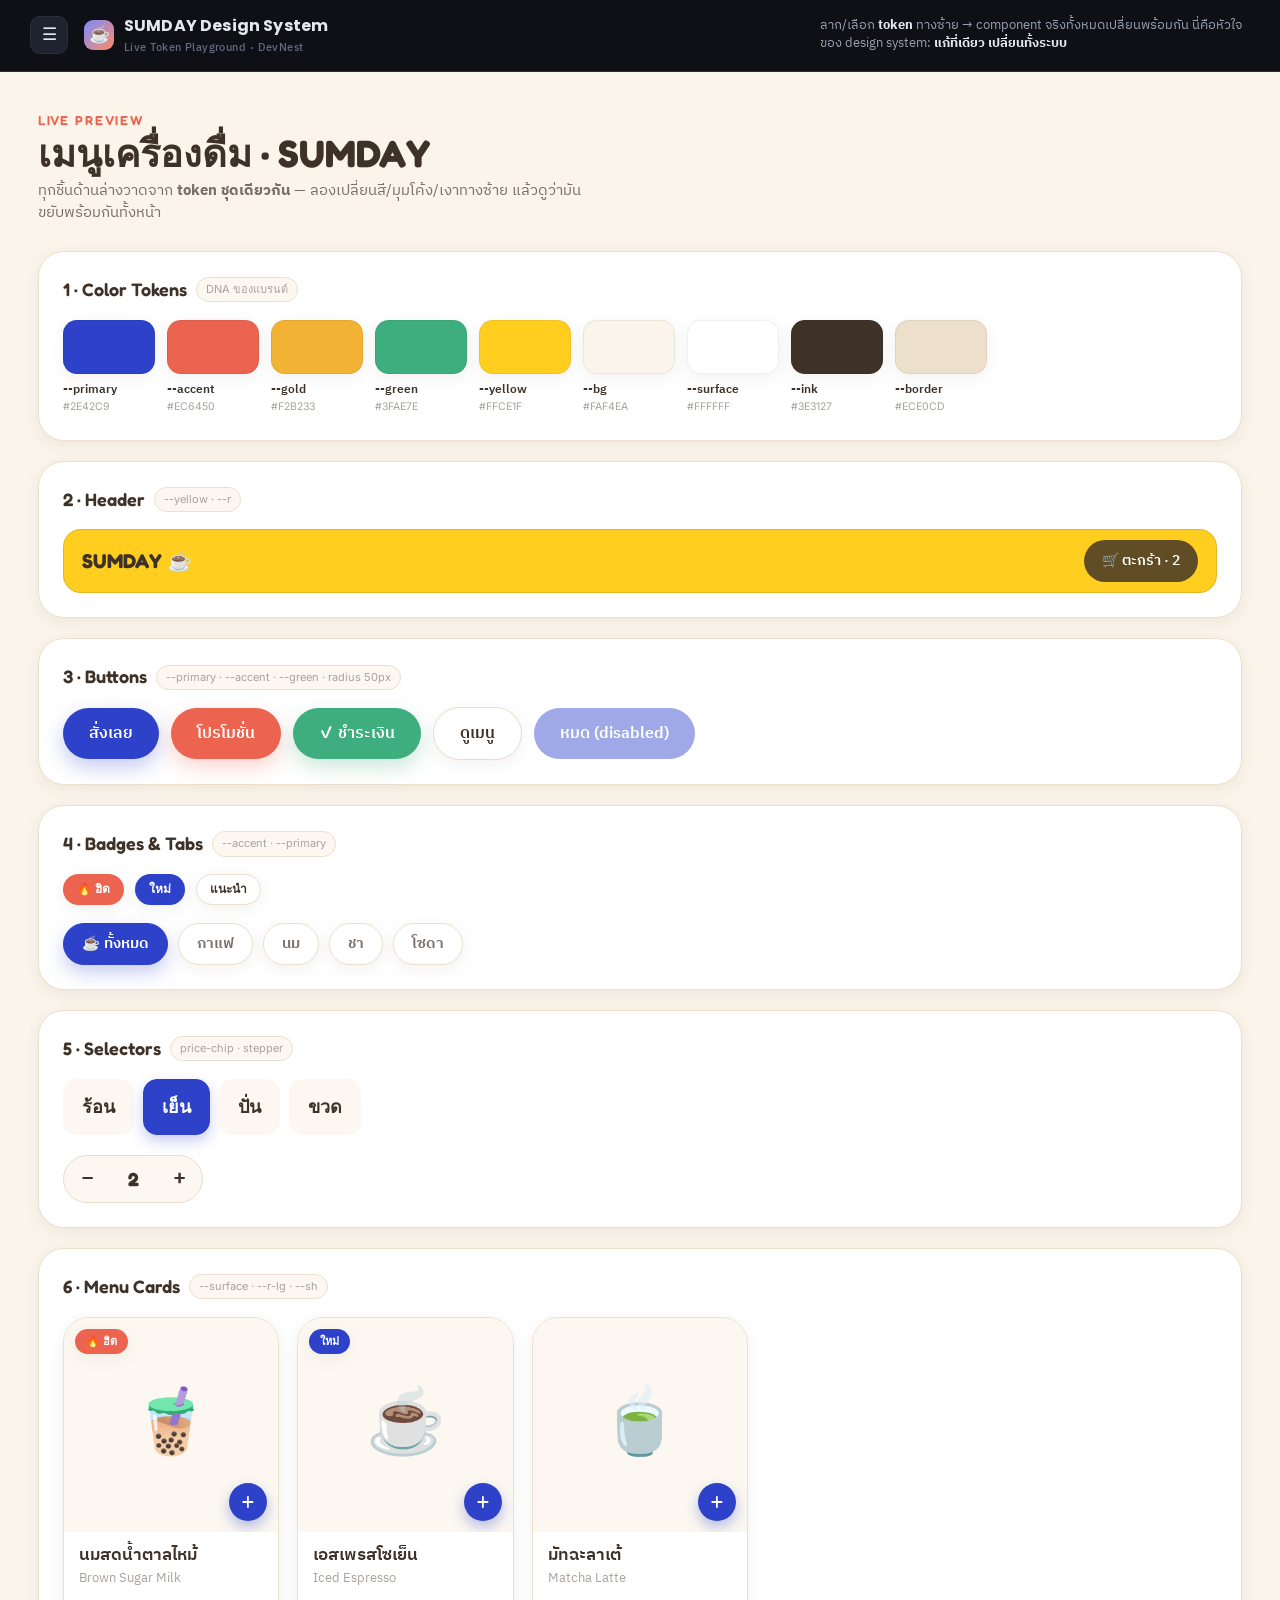
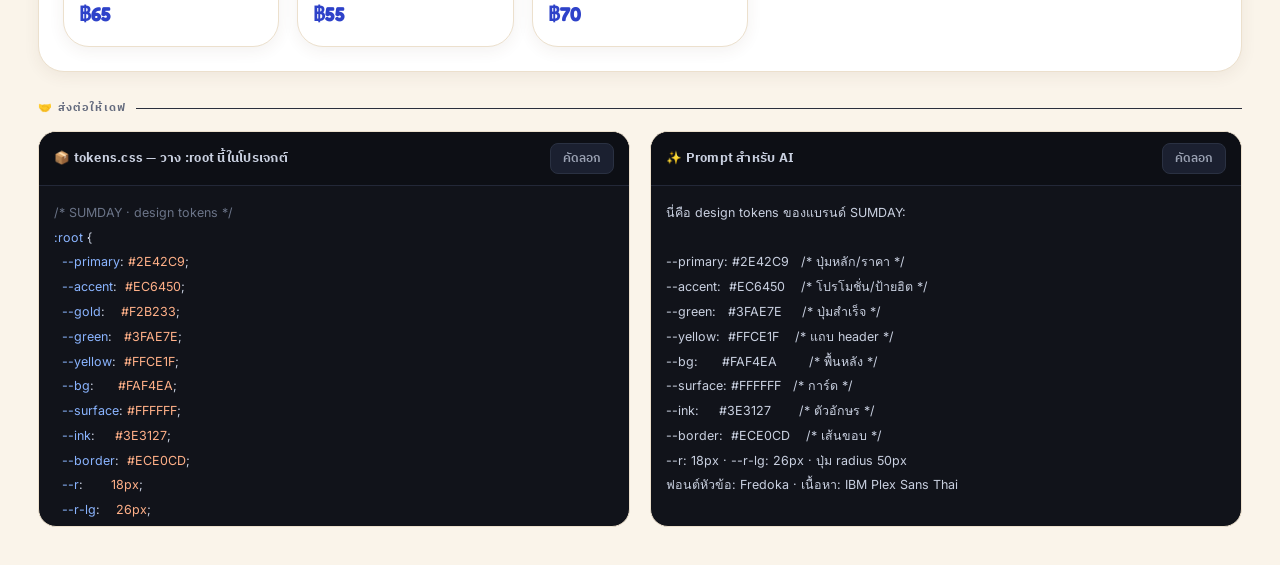
<file: examples/coffee-design-system.html>
<!DOCTYPE html>
<html lang="th">
<head>
<meta charset="UTF-8">
<meta name="viewport" content="width=device-width, initial-scale=1.0">
<title>SUMDAY — Design System · Live Token Playground ☕</title>
<link rel="preconnect" href="https://fonts.googleapis.com">
<link rel="preconnect" href="https://fonts.gstatic.com" crossorigin>
<link href="https://fonts.googleapis.com/css2?family=Fredoka:wght@400;500;600;700&family=IBM+Plex+Sans+Thai:wght@300;400;500;600;700&family=Poppins:wght@500;600;700&family=Mali:wght@500;600;700&family=Inter:wght@400;500;600;700&display=swap" rel="stylesheet">
<style>
  /* =========================================================
     PLAYGROUND CHROME  (ใช้ตัวแปร --ui-* แยกจาก design tokens
     ของ SUMDAY เพื่อไม่ให้การลากสไลเดอร์ไปเปลี่ยน UI ของเครื่องมือ)
     ========================================================= */
  :root{
    --ui-bg:#0F1117; --ui-panel:#171A22; --ui-panel-2:#1F2330;
    --ui-line:#2A2F3D; --ui-text:#E6E8EE; --ui-text-soft:#9AA1B2;
    --ui-text-mut:#646B7E; --ui-acc:#7C8CFF; --ui-acc-2:#FF8A65;
  }
  *{margin:0;padding:0;box-sizing:border-box;}
  html{scroll-behavior:smooth;}
  body{font-family:'IBM Plex Sans Thai','Inter',sans-serif;background:var(--ui-bg);color:var(--ui-text);
    -webkit-font-smoothing:antialiased;line-height:1.55;}
  button{font-family:inherit;cursor:pointer;border:none;background:none;color:inherit;}
  ::-webkit-scrollbar{width:9px;height:9px;}
  ::-webkit-scrollbar-track{background:transparent;}
  ::-webkit-scrollbar-thumb{background:#333a4a;border-radius:5px;}
  ::-webkit-scrollbar-thumb:hover{background:#475067;}

  /* ---------- top bar ---------- */
  .topbar{position:sticky;top:0;z-index:50;display:flex;align-items:center;gap:16px;flex-wrap:wrap;
    padding:14px clamp(16px,3vw,30px);background:rgba(15,17,23,.86);backdrop-filter:blur(12px);
    border-bottom:1px solid var(--ui-line);}
  .tb-burger{width:38px;height:38px;border-radius:10px;border:1px solid var(--ui-line);background:var(--ui-panel-2);
    color:var(--ui-text);font-size:17px;display:grid;place-items:center;transition:all .15s;flex:0 0 auto;}
  .tb-burger:hover{border-color:var(--ui-acc);color:#fff;}
  .tb-logo{display:flex;align-items:center;gap:10px;}
  .tb-logo .sq{width:30px;height:30px;border-radius:9px;background:linear-gradient(135deg,var(--ui-acc),var(--ui-acc-2));
    display:grid;place-items:center;font-size:17px;}
  .tb-logo b{font-family:'Poppins';font-size:16px;letter-spacing:.01em;}
  .tb-logo small{display:block;font-size:11px;color:var(--ui-text-mut);font-weight:500;letter-spacing:.04em;}
  .tb-spacer{flex:1;}
  .tb-note{font-size:12.5px;color:var(--ui-text-soft);max-width:430px;line-height:1.45;}
  .tb-note b{color:var(--ui-text);}

  /* ---------- layout ---------- */
  .layout{display:grid;grid-template-columns:330px 1fr;align-items:start;transition:grid-template-columns .28s ease;}
  .layout.collapsed{grid-template-columns:0 1fr;}
  .layout.collapsed .controls{transform:translateX(-100%);opacity:0;pointer-events:none;border-right-color:transparent;}
  @media(max-width:1080px){.layout{grid-template-columns:1fr;}.layout.collapsed{grid-template-columns:1fr;}
    .layout.collapsed .controls{display:none;}}

  /* ---------- controls panel ---------- */
  .controls{position:sticky;top:64px;align-self:start;height:calc(100vh - 64px);overflow-y:auto;
    background:var(--ui-panel);border-right:1px solid var(--ui-line);padding:20px 18px 40px;overflow-x:hidden;
    transition:transform .28s ease,opacity .2s ease;}
  @media(max-width:1080px){.controls{position:relative;top:0;height:auto;border-right:none;border-bottom:1px solid var(--ui-line);}}
  .cg{margin-bottom:24px;}
  .cg-h{display:flex;align-items:center;gap:8px;font-size:11px;font-weight:700;letter-spacing:.12em;
    text-transform:uppercase;color:var(--ui-text-mut);margin-bottom:13px;}
  .cg-h .ln{flex:1;height:1px;background:var(--ui-line);}

  /* presets */
  .presets{display:flex;flex-wrap:wrap;gap:8px;}
  .preset{display:flex;align-items:center;gap:7px;padding:7px 12px;border-radius:30px;border:1px solid var(--ui-line);
    background:var(--ui-panel-2);font-size:12.5px;font-weight:600;color:var(--ui-text-soft);transition:all .15s;}
  .preset:hover{border-color:#475067;color:var(--ui-text);transform:translateY(-1px);}
  .preset .dots{display:flex;}
  .preset .dots i{width:11px;height:11px;border-radius:50%;display:block;margin-left:-3px;border:1.5px solid var(--ui-panel-2);}
  .preset.active{border-color:var(--ui-acc);color:#fff;background:rgba(124,140,255,.12);}

  /* color rows */
  .crow{display:flex;align-items:center;gap:11px;padding:6px 0;}
  .crow label{flex:1;font-size:13px;color:var(--ui-text-soft);}
  .crow label code{font-family:'Inter',ui-monospace,monospace;font-size:11px;color:var(--ui-text-mut);display:block;margin-top:1px;}
  .swatch{position:relative;width:38px;height:30px;border-radius:9px;overflow:hidden;border:1px solid var(--ui-line);flex:0 0 auto;}
  .swatch input[type=color]{position:absolute;inset:-6px;width:150%;height:150%;border:none;padding:0;cursor:pointer;background:none;}
  .hex{font-family:'Inter',monospace;font-size:11.5px;color:var(--ui-text-soft);width:64px;text-align:right;}

  /* sliders */
  .srow{padding:9px 0;}
  .srow .lab{display:flex;justify-content:space-between;font-size:13px;color:var(--ui-text-soft);margin-bottom:7px;}
  .srow .lab b{color:var(--ui-text);font-family:'Inter',monospace;font-weight:600;font-size:12.5px;}
  input[type=range]{-webkit-appearance:none;appearance:none;width:100%;height:5px;border-radius:5px;
    background:var(--ui-panel-2);outline:none;cursor:pointer;}
  input[type=range]::-webkit-slider-thumb{-webkit-appearance:none;width:18px;height:18px;border-radius:50%;
    background:var(--ui-acc);border:3px solid var(--ui-panel);box-shadow:0 2px 8px rgba(0,0,0,.4);}
  input[type=range]::-moz-range-thumb{width:18px;height:18px;border-radius:50%;background:var(--ui-acc);border:3px solid var(--ui-panel);}

  /* select */
  .sel{width:100%;padding:9px 12px;border-radius:10px;background:var(--ui-panel-2);border:1px solid var(--ui-line);
    color:var(--ui-text);font-size:13px;font-family:inherit;}

  .reset-btn{width:100%;padding:11px;border-radius:11px;background:var(--ui-panel-2);border:1px solid var(--ui-line);
    color:var(--ui-text-soft);font-weight:600;font-size:13px;transition:all .15s;display:flex;align-items:center;justify-content:center;gap:7px;}
  .reset-btn:hover{border-color:var(--ui-acc-2);color:#fff;}

  /* =========================================================
     STAGE  (พื้นที่พรีวิว — รับค่า design tokens สด)
     ========================================================= */
  #stage{
    /* ===== DESIGN TOKENS ของ SUMDAY (จะถูก JS อัปเดตสด) ===== */
    --bg:#FAF4EA; --surface:#FFFFFF; --surface-2:#FBF5EB;
    --border:#ECE0CD; --border-2:#E0D1B8;
    --ink:#3E3127; --ink-soft:#6E5D4B; --muted:#A1907A;
    --primary:#2E42C9; --primary-soft:#EEF0FC;
    --accent:#EC6450; --gold:#F2B233; --green:#3FAE7E; --yellow:#FFCE1F;
    --r:18px; --r-lg:26px; --fs:16px; --head:'Fredoka';
    --sh-sm:0 4px 16px rgba(86,62,38,.07);
    --sh:0 16px 44px rgba(86,62,38,.13);

    background:var(--bg);color:var(--ink);min-height:calc(100vh - 64px);
    padding:clamp(20px,3vw,38px);font-size:var(--fs);transition:background .3s;
  }
  #stage .stage-head{margin-bottom:26px;}
  #stage .stage-head .k{font-family:var(--head);font-weight:600;color:var(--accent);letter-spacing:.14em;
    text-transform:uppercase;font-size:13px;}
  #stage .stage-head h2{font-family:var(--head);font-weight:700;font-size:clamp(26px,3.4vw,38px);line-height:1.05;
    color:var(--ink);margin-top:4px;}
  #stage .stage-head p{color:var(--ink-soft);font-size:14.5px;margin-top:6px;max-width:560px;}

  .block{background:var(--surface);border:1px solid var(--border);border-radius:var(--r-lg);
    padding:clamp(16px,2vw,24px);box-shadow:var(--sh-sm);margin-bottom:20px;}
  .block > .bh{display:flex;align-items:center;gap:9px;margin-bottom:16px;}
  .block > .bh .n{font-family:var(--head);font-weight:600;font-size:18px;color:var(--ink);}
  .block > .bh .tk{font-family:'Inter',monospace;font-size:11px;color:var(--muted);background:var(--surface-2);
    padding:3px 9px;border-radius:30px;border:1px solid var(--border);}

  /* token swatches */
  .tokrow{display:flex;flex-wrap:wrap;gap:12px;}
  .tok{width:92px;}
  .tok .chip{height:54px;border-radius:14px;border:1px solid rgba(0,0,0,.06);box-shadow:var(--sh-sm);}
  .tok .nm{font-size:12px;font-weight:600;color:var(--ink);margin-top:7px;}
  .tok .hx{font-family:'Inter',monospace;font-size:10.5px;color:var(--muted);}

  /* SUMDAY components (faithful to coffee-landing.html) */
  .btn{display:inline-flex;align-items:center;justify-content:center;gap:8px;font-weight:600;font-size:15.5px;
    padding:13px 26px;border-radius:50px;transition:transform .16s ease,box-shadow .16s ease,background .16s;white-space:nowrap;}
  .btn-primary{background:var(--primary);color:#fff;box-shadow:0 8px 20px rgba(46,66,201,.28);}
  .btn-primary:hover{transform:translateY(-2px);}
  .btn-accent{background:var(--accent);color:#fff;box-shadow:0 8px 20px rgba(236,100,80,.28);}
  .btn-accent:hover{transform:translateY(-2px);}
  .btn-ghost{background:var(--surface);color:var(--ink);border:1.5px solid var(--border-2);box-shadow:var(--sh-sm);}
  .btn-ghost:hover{transform:translateY(-2px);border-color:var(--ink-soft);}
  .btn-green{background:var(--green);color:#fff;box-shadow:0 8px 20px rgba(63,174,126,.28);}
  .btn-green:hover{transform:translateY(-2px);}
  .btn:disabled{opacity:.45;cursor:not-allowed;transform:none;box-shadow:none;}
  .btn-row{display:flex;flex-wrap:wrap;gap:12px;align-items:center;}

  .badge-row{display:flex;flex-wrap:wrap;gap:11px;}
  .b-badge{font-family:var(--head);font-weight:600;font-size:12px;padding:5px 13px;border-radius:50px;
    background:#fff;color:var(--ink);box-shadow:var(--sh-sm);border:1px solid var(--border);}
  .b-badge.hot{background:var(--accent);color:#fff;border-color:transparent;}
  .b-badge.new{background:var(--primary);color:#fff;border-color:transparent;}

  .tabs{display:flex;flex-wrap:wrap;gap:10px;}
  .tab{display:inline-flex;align-items:center;gap:6px;font-weight:600;font-size:14.5px;padding:9px 18px;border-radius:50px;
    background:var(--surface);border:1px solid var(--border);color:var(--ink-soft);box-shadow:var(--sh-sm);transition:all .15s;}
  .tab:hover{border-color:var(--border-2);color:var(--ink);}
  .tab.active{background:var(--primary);color:#fff;border-color:var(--primary);box-shadow:0 8px 18px rgba(46,66,201,.26);}

  .price-grid{display:flex;flex-wrap:wrap;gap:9px;}
  .price-chip{padding:13px 18px;border-radius:14px;background:var(--surface-2);border:1.5px solid transparent;text-align:center;
    font-family:var(--head);font-weight:700;font-size:18px;color:var(--ink);transition:all .15s;}
  .price-chip:hover{border-color:var(--border-2);}
  .price-chip.active{background:var(--primary);border-color:var(--primary);color:#fff;box-shadow:0 6px 14px rgba(46,66,201,.26);}

  .stepper{display:inline-flex;align-items:center;border:1.5px solid var(--border-2);border-radius:50px;overflow:hidden;background:var(--surface-2);}
  .stepper button{width:46px;height:46px;font-size:22px;font-weight:600;color:var(--ink);transition:background .14s;}
  .stepper button:hover{background:var(--border);}
  .stepper .qv{min-width:46px;text-align:center;font-family:var(--head);font-weight:700;font-size:19px;}

  /* menu cards */
  .grid{display:grid;grid-template-columns:repeat(auto-fill,minmax(180px,1fr));gap:18px;}
  .card{background:var(--surface);border:1px solid var(--border);border-radius:var(--r-lg);overflow:hidden;box-shadow:var(--sh-sm);
    cursor:pointer;transition:transform .2s ease,box-shadow .2s ease;display:flex;flex-direction:column;}
  .card:hover{transform:translateY(-6px);box-shadow:var(--sh);}
  .card .thumb{position:relative;aspect-ratio:1/1;overflow:hidden;background:var(--surface-2);display:grid;place-items:center;font-size:64px;}
  .card .badge{position:absolute;top:11px;left:11px;font-family:var(--head);font-weight:600;font-size:11px;padding:4px 11px;border-radius:50px;background:#fff;color:var(--ink);box-shadow:var(--sh-sm);}
  .card .badge.hot{background:var(--accent);color:#fff;} .card .badge.new{background:var(--primary);color:#fff;}
  .card .add{position:absolute;bottom:11px;right:11px;width:38px;height:38px;border-radius:50%;background:var(--primary);color:#fff;
    font-size:23px;line-height:1;display:grid;place-items:center;box-shadow:0 6px 14px rgba(46,66,201,.34);transition:transform .15s,background .15s;}
  .card .add:hover{background:var(--accent);transform:scale(1.1);}
  .card .body{padding:14px 15px 16px;display:flex;flex-direction:column;gap:2px;flex:1;}
  .card .body h3{font-size:16.5px;font-weight:600;line-height:1.18;color:var(--ink);}
  .card .body .th{font-size:13px;color:var(--muted);}
  .card .body .price{margin-top:auto;padding-top:9px;font-family:var(--head);font-weight:700;font-size:20px;color:var(--primary);}

  /* mini header sample */
  .mini-head{display:flex;align-items:center;justify-content:space-between;padding:10px 18px;background:var(--yellow);
    border-radius:var(--r);border:1px solid rgba(62,49,39,.14);}
  .mini-head .brand{font-family:var(--head);font-weight:700;font-size:20px;color:var(--ink);}
  .mini-head .cart{display:inline-flex;align-items:center;gap:8px;background:rgba(62,49,39,.82);color:#fff;font-weight:600;
    font-size:14px;padding:10px 18px;border-radius:50px;}

  /* ---------- export / AI panel ---------- */
  .export{display:grid;grid-template-columns:1fr 1fr;gap:20px;}
  @media(max-width:760px){.export{grid-template-columns:1fr;}}
  .codebox{background:#11131A;border:1px solid var(--border);border-radius:var(--r);overflow:hidden;}
  .codebox .ch{display:flex;align-items:center;gap:8px;padding:11px 15px;border-bottom:1px solid #232838;background:#0D0F15;}
  .codebox .ch .t{font-size:12.5px;font-weight:700;color:#C9D0E0;letter-spacing:.02em;flex:1;}
  .codebox .ch .copy{font-size:12px;font-weight:600;color:#9AA1B2;background:#1B2030;border:1px solid #2A3142;
    padding:5px 12px;border-radius:8px;transition:all .15s;}
  .codebox .ch .copy:hover{color:#fff;border-color:var(--ui-acc);}
  .codebox pre{margin:0;padding:15px;overflow:auto;max-height:340px;}
  .codebox code{font-family:'Inter',ui-monospace,Menlo,Consolas,monospace;font-size:12.5px;line-height:1.7;color:#C9D0E0;white-space:pre;}
  .codebox code .c{color:#6B7488;} .codebox code .v{color:#FFB088;} .codebox code .p{color:#8AB4FF;}

  .hint{display:flex;gap:10px;background:rgba(124,140,255,.08);border:1px solid rgba(124,140,255,.22);
    border-radius:14px;padding:13px 16px;font-size:13px;color:var(--ui-text-soft);line-height:1.6;margin-bottom:18px;}
  .hint b{color:var(--ui-text);}
  .hint .ic{font-size:17px;flex:0 0 auto;}

  /* toast */
  .toast{position:fixed;bottom:24px;left:50%;transform:translateX(-50%) translateY(20px);background:#fff;color:#11131A;
    padding:12px 22px;border-radius:30px;font-weight:600;font-size:13.5px;box-shadow:0 14px 40px rgba(0,0,0,.4);
    opacity:0;pointer-events:none;transition:all .25s;z-index:100;}
  .toast.show{opacity:1;transform:translateX(-50%) translateY(0);}

  .section-pad{padding:clamp(20px,3vw,38px);}
  .sub-h{font-size:11px;font-weight:700;letter-spacing:.12em;text-transform:uppercase;color:var(--ui-text-mut);
    margin:0 0 14px;display:flex;align-items:center;gap:9px;}
  .sub-h .ln{flex:1;height:1px;background:var(--ui-line);}
</style>
</head>
<body>

  <!-- ===== TOP BAR ===== -->
  <div class="topbar">
    <button class="tb-burger" id="burger" aria-label="เปิด/ปิดแผงควบคุม" title="เปิด/ปิดแผงควบคุม">☰</button>
    <div class="tb-logo">
      <span class="sq">☕</span>
      <div><b>SUMDAY Design System</b><small>Live Token Playground · DevNest</small></div>
    </div>
    <div class="tb-spacer"></div>
    <div class="tb-note">ลาก/เลือก <b>token</b> ทางซ้าย → component จริงทั้งหมดเปลี่ยนพร้อมกัน นี่คือหัวใจของ design system:
      <b>แก้ที่เดียว เปลี่ยนทั้งระบบ</b></div>
  </div>

  <div class="layout collapsed" id="layout">

    <!-- ===== CONTROLS ===== -->
    <aside class="controls">

      <div class="cg">
        <div class="cg-h">🎨 Theme Presets <span class="ln"></span></div>
        <div class="presets" id="presets"></div>
      </div>

      <div class="cg">
        <div class="cg-h">Brand Colors <span class="ln"></span></div>
        <div id="brandColors"></div>
      </div>

      <div class="cg">
        <div class="cg-h">Neutrals <span class="ln"></span></div>
        <div id="neutralColors"></div>
      </div>

      <div class="cg">
        <div class="cg-h">Shape · Radius <span class="ln"></span></div>
        <div class="srow">
          <div class="lab"><span>มุมโค้งเล็ก <code>--r</code></span><b id="rVal">18px</b></div>
          <input type="range" id="r" min="0" max="40" value="18">
        </div>
        <div class="srow">
          <div class="lab"><span>มุมโค้งใหญ่ <code>--r-lg</code></span><b id="rlgVal">26px</b></div>
          <input type="range" id="rlg" min="0" max="50" value="26">
        </div>
      </div>

      <div class="cg">
        <div class="cg-h">Elevation · Shadow <span class="ln"></span></div>
        <div class="srow">
          <div class="lab"><span>ความเข้มเงา</span><b id="shVal">100%</b></div>
          <input type="range" id="sh" min="0" max="220" value="100">
        </div>
      </div>

      <div class="cg">
        <div class="cg-h">Typography <span class="ln"></span></div>
        <div class="srow">
          <div class="lab"><span>ขนาดฐาน <code>--fs</code></span><b id="fsVal">16px</b></div>
          <input type="range" id="fs" min="13" max="20" value="16">
        </div>
        <div style="margin-top:6px;">
          <label style="font-size:13px;color:var(--ui-text-soft);display:block;margin-bottom:7px;">ฟอนต์หัวข้อ <code style="font-family:'Inter',monospace;font-size:11px;color:var(--ui-text-mut);">--head</code></label>
          <select class="sel" id="head">
            <option value="Fredoka">Fredoka (default)</option>
            <option value="Poppins">Poppins</option>
            <option value="Mali">Mali</option>
            <option value="IBM Plex Sans Thai">IBM Plex Sans Thai</option>
          </select>
        </div>
      </div>

      <button class="reset-btn" id="reset">↺ คืนค่าเริ่มต้น SUMDAY</button>
    </aside>

    <!-- ===== STAGE (LIVE PREVIEW) ===== -->
    <main id="stage">
      <div class="stage-head">
        <div class="k">Live Preview</div>
        <h2>เมนูเครื่องดื่ม · SUMDAY</h2>
        <p>ทุกชิ้นด้านล่างวาดจาก <b>token ชุดเดียวกัน</b> — ลองเปลี่ยนสี/มุมโค้ง/เงาทางซ้าย แล้วดูว่ามันขยับพร้อมกันทั้งหน้า</p>
      </div>

      <!-- color tokens -->
      <div class="block">
        <div class="bh"><span class="n">1 · Color Tokens</span><span class="tk">DNA ของแบรนด์</span></div>
        <div class="tokrow" id="tokrow"></div>
      </div>

      <!-- mini header -->
      <div class="block">
        <div class="bh"><span class="n">2 · Header</span><span class="tk">--yellow · --r</span></div>
        <div class="mini-head">
          <span class="brand">SUMDAY ☕</span>
          <span class="cart">🛒 ตะกร้า · 2</span>
        </div>
      </div>

      <!-- buttons -->
      <div class="block">
        <div class="bh"><span class="n">3 · Buttons</span><span class="tk">--primary · --accent · --green · radius 50px</span></div>
        <div class="btn-row">
          <button class="btn btn-primary">สั่งเลย</button>
          <button class="btn btn-accent">โปรโมชั่น</button>
          <button class="btn btn-green">✓ ชำระเงิน</button>
          <button class="btn btn-ghost">ดูเมนู</button>
          <button class="btn btn-primary" disabled>หมด (disabled)</button>
        </div>
      </div>

      <!-- badges + tabs -->
      <div class="block">
        <div class="bh"><span class="n">4 · Badges &amp; Tabs</span><span class="tk">--accent · --primary</span></div>
        <div class="badge-row" style="margin-bottom:18px;">
          <span class="b-badge hot">🔥 ฮิต</span>
          <span class="b-badge new">ใหม่</span>
          <span class="b-badge">แนะนำ</span>
        </div>
        <div class="tabs">
          <span class="tab active">☕ ทั้งหมด</span>
          <span class="tab">กาแฟ</span>
          <span class="tab">นม</span>
          <span class="tab">ชา</span>
          <span class="tab">โซดา</span>
        </div>
      </div>

      <!-- price chips + stepper -->
      <div class="block">
        <div class="bh"><span class="n">5 · Selectors</span><span class="tk">price-chip · stepper</span></div>
        <div class="price-grid" style="margin-bottom:20px;">
          <span class="price-chip">ร้อน</span>
          <span class="price-chip active">เย็น</span>
          <span class="price-chip">ปั่น</span>
          <span class="price-chip">ขวด</span>
        </div>
        <div class="stepper">
          <button>−</button><span class="qv">2</span><button>+</button>
        </div>
      </div>

      <!-- menu cards -->
      <div class="block">
        <div class="bh"><span class="n">6 · Menu Cards</span><span class="tk">--surface · --r-lg · --sh</span></div>
        <div class="grid" id="cards"></div>
      </div>

      <!-- EXPORT + AI -->
      <div class="section-pad" style="padding:8px 0 0;">
        <div class="sub-h">🤝 ส่งต่อให้เดฟ <span class="ln"></span></div>
        <div class="export">
          <div class="codebox">
            <div class="ch"><span class="t">📦 tokens.css — วาง :root นี้ในโปรเจกต์</span><button class="copy" id="copyCss">คัดลอก</button></div>
            <pre><code id="cssOut"></code></pre>
          </div>
          <div class="codebox">
            <div class="ch"><span class="t">✨ Prompt สำหรับ AI</span><button class="copy" id="copyPrompt">คัดลอก</button></div>
            <pre><code id="promptOut"></code></pre>
          </div>
        </div>
      </div>

    </main>
  </div>

  <div class="toast" id="toast">คัดลอกแล้ว ✓</div>

<script>
/* =========================================================
   DESIGN TOKENS — single source of truth
   ========================================================= */
const DEFAULTS = {
  // brand
  primary:'#2E42C9', accent:'#EC6450', gold:'#F2B233', green:'#3FAE7E', yellow:'#FFCE1F',
  // neutrals
  bg:'#FAF4EA', surface:'#FFFFFF', ink:'#3E3127', border:'#ECE0CD',
  // scalars
  r:18, rlg:26, sh:100, fs:16, head:'Fredoka'
};

const BRAND = [
  {key:'primary', label:'Primary · ปุ่มหลัก', token:'--primary'},
  {key:'accent',  label:'Accent · โปร/ฮิต',  token:'--accent'},
  {key:'gold',    label:'Gold · ป้ายวิ่ง',    token:'--gold'},
  {key:'green',   label:'Green · สำเร็จ',      token:'--green'},
  {key:'yellow',  label:'Yellow · header',     token:'--yellow'},
];
const NEUTRAL = [
  {key:'bg',      label:'Background · พื้นหลัง', token:'--bg'},
  {key:'surface', label:'Surface · การ์ด',      token:'--surface'},
  {key:'ink',     label:'Ink · ตัวอักษร',        token:'--ink'},
  {key:'border',  label:'Border · เส้นขอบ',      token:'--border'},
];

const PRESETS = {
  'SUMDAY':      {...DEFAULTS},
  'Dark Roast':  {primary:'#C8782F', accent:'#E94F37', gold:'#E0A458', green:'#5B8C5A', yellow:'#D9A441', bg:'#2A211B', surface:'#3A2E25', ink:'#F3E9DB', border:'#4D3E32', r:14, rlg:20, sh:140, fs:16, head:'Poppins'},
  'Matcha':      {primary:'#3F7D52', accent:'#E08D3C', gold:'#C9A227', green:'#5BAE6E', yellow:'#EDD96B', bg:'#F2F4EA', surface:'#FFFFFF', ink:'#2C3327', border:'#DDE3CE', r:22, rlg:30, sh:80, fs:16, head:'Mali'},
  'Berry Soda':  {primary:'#8B3FBF', accent:'#FF5C8A', gold:'#FFB23E', green:'#3FAE9E', yellow:'#FFD84D', bg:'#FBF0FA', surface:'#FFFFFF', ink:'#3A2440', border:'#F0DCEF', r:26, rlg:34, sh:120, fs:16, head:'Fredoka'},
  'Mono Minimal':{primary:'#1A1A1A', accent:'#7A7A7A', gold:'#B0B0B0', green:'#4A4A4A', yellow:'#EDEDED', bg:'#FAFAFA', surface:'#FFFFFF', ink:'#1A1A1A', border:'#E4E4E4', r:6, rlg:10, sh:60, fs:16, head:'Poppins'},
};

const PRODUCTS = [
  {emoji:'🧋', en:'Brown Sugar Milk', th:'นมสดน้ำตาลไหม้', price:'฿65', badge:'hot'},
  {emoji:'☕', en:'Iced Espresso',    th:'เอสเพรสโซเย็น',   price:'฿55', badge:'new'},
  {emoji:'🍵', en:'Matcha Latte',     th:'มัทฉะลาเต้',       price:'฿70', badge:''},
];

const stage = document.getElementById('stage');
let T = {...DEFAULTS};

/* ---------- color helpers ---------- */
function hexToRgb(h){h=h.replace('#','');if(h.length===3)h=h.split('').map(c=>c+c).join('');
  return [parseInt(h.slice(0,2),16),parseInt(h.slice(2,4),16),parseInt(h.slice(4,6),16)];}
function lighten(hex,amt){const[r,g,b]=hexToRgb(hex);
  const m=(c)=>Math.round(c+(255-c)*amt);
  return `#${[m(r),m(g),m(b)].map(c=>c.toString(16).padStart(2,'0')).join('')}`;}
function rgba(hex,a){const[r,g,b]=hexToRgb(hex);return `rgba(${r},${g},${b},${a})`;}

/* ---------- apply tokens to the stage ---------- */
function apply(){
  const s = stage.style;
  s.setProperty('--primary', T.primary);
  s.setProperty('--primary-soft', lighten(T.primary,.90));
  s.setProperty('--accent', T.accent);
  s.setProperty('--gold', T.gold);
  s.setProperty('--green', T.green);
  s.setProperty('--yellow', T.yellow);
  s.setProperty('--bg', T.bg);
  s.setProperty('--surface', T.surface);
  s.setProperty('--surface-2', lighten(T.bg,.35));
  s.setProperty('--ink', T.ink);
  s.setProperty('--ink-soft', lighten(T.ink,.30));
  s.setProperty('--muted', lighten(T.ink,.55));
  s.setProperty('--border', T.border);
  s.setProperty('--border-2', lighten(T.border,-0.12));
  s.setProperty('--r', T.r+'px');
  s.setProperty('--r-lg', T.rlg+'px');
  s.setProperty('--fs', T.fs+'px');
  s.setProperty('--head', `'${T.head}'`);
  const k = T.sh/100;
  s.setProperty('--sh-sm', `0 ${4*k}px ${16*k}px ${rgba('#563E26',.07*k)}`);
  s.setProperty('--sh', `0 ${16*k}px ${44*k}px ${rgba('#563E26',.13*k)}`);

  syncControls();
  renderTokenSwatches();
  renderCode();
}

/* ---------- build controls ---------- */
function colorRow(item){
  return `<div class="crow">
      <span class="swatch"><input type="color" data-key="${item.key}" value="${T[item.key]}"></span>
      <label>${item.label}<code>${item.token}</code></label>
      <span class="hex" id="hex-${item.key}">${T[item.key].toUpperCase()}</span>
    </div>`;
}
document.getElementById('brandColors').innerHTML = BRAND.map(colorRow).join('');
document.getElementById('neutralColors').innerHTML = NEUTRAL.map(colorRow).join('');

document.querySelectorAll('input[type=color]').forEach(inp=>{
  inp.addEventListener('input', e=>{
    T[e.target.dataset.key] = e.target.value;
    clearActivePreset();
    apply();
  });
});

const ranges = {r:'rVal', rlg:'rlgVal', sh:'shVal', fs:'fsVal'};
Object.keys(ranges).forEach(id=>{
  document.getElementById(id).addEventListener('input', e=>{
    T[id] = +e.target.value; clearActivePreset(); apply();
  });
});
document.getElementById('head').addEventListener('change', e=>{
  T.head = e.target.value; clearActivePreset(); apply();
});

/* presets */
const presetsEl = document.getElementById('presets');
presetsEl.innerHTML = Object.entries(PRESETS).map(([name,p])=>`
  <button class="preset${name==='SUMDAY'?' active':''}" data-preset="${name}">
    <span class="dots">
      <i style="background:${p.primary}"></i><i style="background:${p.accent}"></i><i style="background:${p.bg}"></i>
    </span>${name}</button>`).join('');
presetsEl.querySelectorAll('.preset').forEach(b=>{
  b.addEventListener('click', ()=>{
    T = {...PRESETS[b.dataset.preset]};
    presetsEl.querySelectorAll('.preset').forEach(x=>x.classList.remove('active'));
    b.classList.add('active');
    apply();
  });
});
function clearActivePreset(){presetsEl.querySelectorAll('.preset').forEach(x=>x.classList.remove('active'));}

document.getElementById('reset').addEventListener('click', ()=>{
  T = {...DEFAULTS};
  presetsEl.querySelectorAll('.preset').forEach(x=>x.classList.toggle('active', x.dataset.preset==='SUMDAY'));
  apply();
});

/* keep control widgets in sync with T (after presets/reset) */
function syncControls(){
  document.querySelectorAll('input[type=color]').forEach(inp=>{
    inp.value = T[inp.dataset.key];
    document.getElementById('hex-'+inp.dataset.key).textContent = T[inp.dataset.key].toUpperCase();
  });
  document.getElementById('r').value=T.r;   document.getElementById('rVal').textContent=T.r+'px';
  document.getElementById('rlg').value=T.rlg;document.getElementById('rlgVal').textContent=T.rlg+'px';
  document.getElementById('sh').value=T.sh;  document.getElementById('shVal').textContent=T.sh+'%';
  document.getElementById('fs').value=T.fs;  document.getElementById('fsVal').textContent=T.fs+'px';
  document.getElementById('head').value=T.head;
}

/* ---------- token swatches ---------- */
function renderTokenSwatches(){
  const list = [
    ['--primary',T.primary],['--accent',T.accent],['--gold',T.gold],['--green',T.green],
    ['--yellow',T.yellow],['--bg',T.bg],['--surface',T.surface],['--ink',T.ink],['--border',T.border]
  ];
  document.getElementById('tokrow').innerHTML = list.map(([n,c])=>`
    <div class="tok">
      <div class="chip" style="background:${c}"></div>
      <div class="nm">${n}</div><div class="hx">${c.toUpperCase()}</div>
    </div>`).join('');
}

/* ---------- menu cards ---------- */
document.getElementById('cards').innerHTML = PRODUCTS.map(p=>`
  <div class="card">
    <div class="thumb">${p.emoji}${p.badge?`<span class="badge ${p.badge}">${p.badge==='hot'?'🔥 ฮิต':'ใหม่'}</span>`:''}<span class="add">+</span></div>
    <div class="body"><h3>${p.th}</h3><span class="th">${p.en}</span><span class="price">${p.price}</span></div>
  </div>`).join('');

/* ---------- export: CSS + AI prompt ---------- */
function renderCode(){
  const k = (T.sh/100);
  const css =
`<span class="c">/* SUMDAY · design tokens */</span>
<span class="p">:root</span> {
  <span class="p">--primary</span>: <span class="v">${T.primary}</span>;
  <span class="p">--accent</span>:  <span class="v">${T.accent}</span>;
  <span class="p">--gold</span>:    <span class="v">${T.gold}</span>;
  <span class="p">--green</span>:   <span class="v">${T.green}</span>;
  <span class="p">--yellow</span>:  <span class="v">${T.yellow}</span>;
  <span class="p">--bg</span>:      <span class="v">${T.bg}</span>;
  <span class="p">--surface</span>: <span class="v">${T.surface}</span>;
  <span class="p">--ink</span>:     <span class="v">${T.ink}</span>;
  <span class="p">--border</span>:  <span class="v">${T.border}</span>;
  <span class="p">--r</span>:       <span class="v">${T.r}px</span>;
  <span class="p">--r-lg</span>:    <span class="v">${T.rlg}px</span>;
  <span class="p">--fs</span>:      <span class="v">${T.fs}px</span>;
  <span class="p">--font-head</span>: <span class="v">'${T.head}'</span>;
}`;
  document.getElementById('cssOut').innerHTML = css;

  const prompt =
`นี่คือ design tokens ของแบรนด์ SUMDAY:

--primary: ${T.primary}   /* ปุ่มหลัก/ราคา */
--accent:  ${T.accent}    /* โปรโมชั่น/ป้ายฮิต */
--green:   ${T.green}     /* ปุ่มสำเร็จ */
--yellow:  ${T.yellow}    /* แถบ header */
--bg:      ${T.bg}        /* พื้นหลัง */
--surface: ${T.surface}   /* การ์ด */
--ink:     ${T.ink}       /* ตัวอักษร */
--border:  ${T.border}    /* เส้นขอบ */
--r: ${T.r}px · --r-lg: ${T.rlg}px · ปุ่ม radius 50px
ฟอนต์หัวข้อ: ${T.head} · เนื้อหา: IBM Plex Sans Thai

โจทย์: สร้าง component "การ์ดโปรโมชั่นรายวัน" เป็น HTML+CSS
กติกา: ใช้เฉพาะ token ด้านบนผ่าน var(--token) เท่านั้น
ห้ามใส่สี/รัศมีใหม่นอก token เพื่อให้กลมกลืนกับทั้งระบบ`;
  document.getElementById('promptOut').textContent = prompt;
}

/* ---------- copy buttons ---------- */
function toast(msg){const t=document.getElementById('toast');t.textContent=msg;t.classList.add('show');
  clearTimeout(t._t);t._t=setTimeout(()=>t.classList.remove('show'),1600);}
function copyText(txt){navigator.clipboard.writeText(txt).then(()=>toast('คัดลอกแล้ว ✓')).catch(()=>toast('คัดลอกไม่ได้'));}
document.getElementById('copyCss').addEventListener('click', ()=>{
  copyText(document.getElementById('cssOut').textContent);
});
document.getElementById('copyPrompt').addEventListener('click', ()=>{
  copyText(document.getElementById('promptOut').textContent);
});

/* ---------- sidebar toggle ---------- */
document.getElementById('burger').addEventListener('click', ()=>{
  document.getElementById('layout').classList.toggle('collapsed');
});

/* ---------- go ---------- */
apply();
</script>
</body>
</html>
</file>
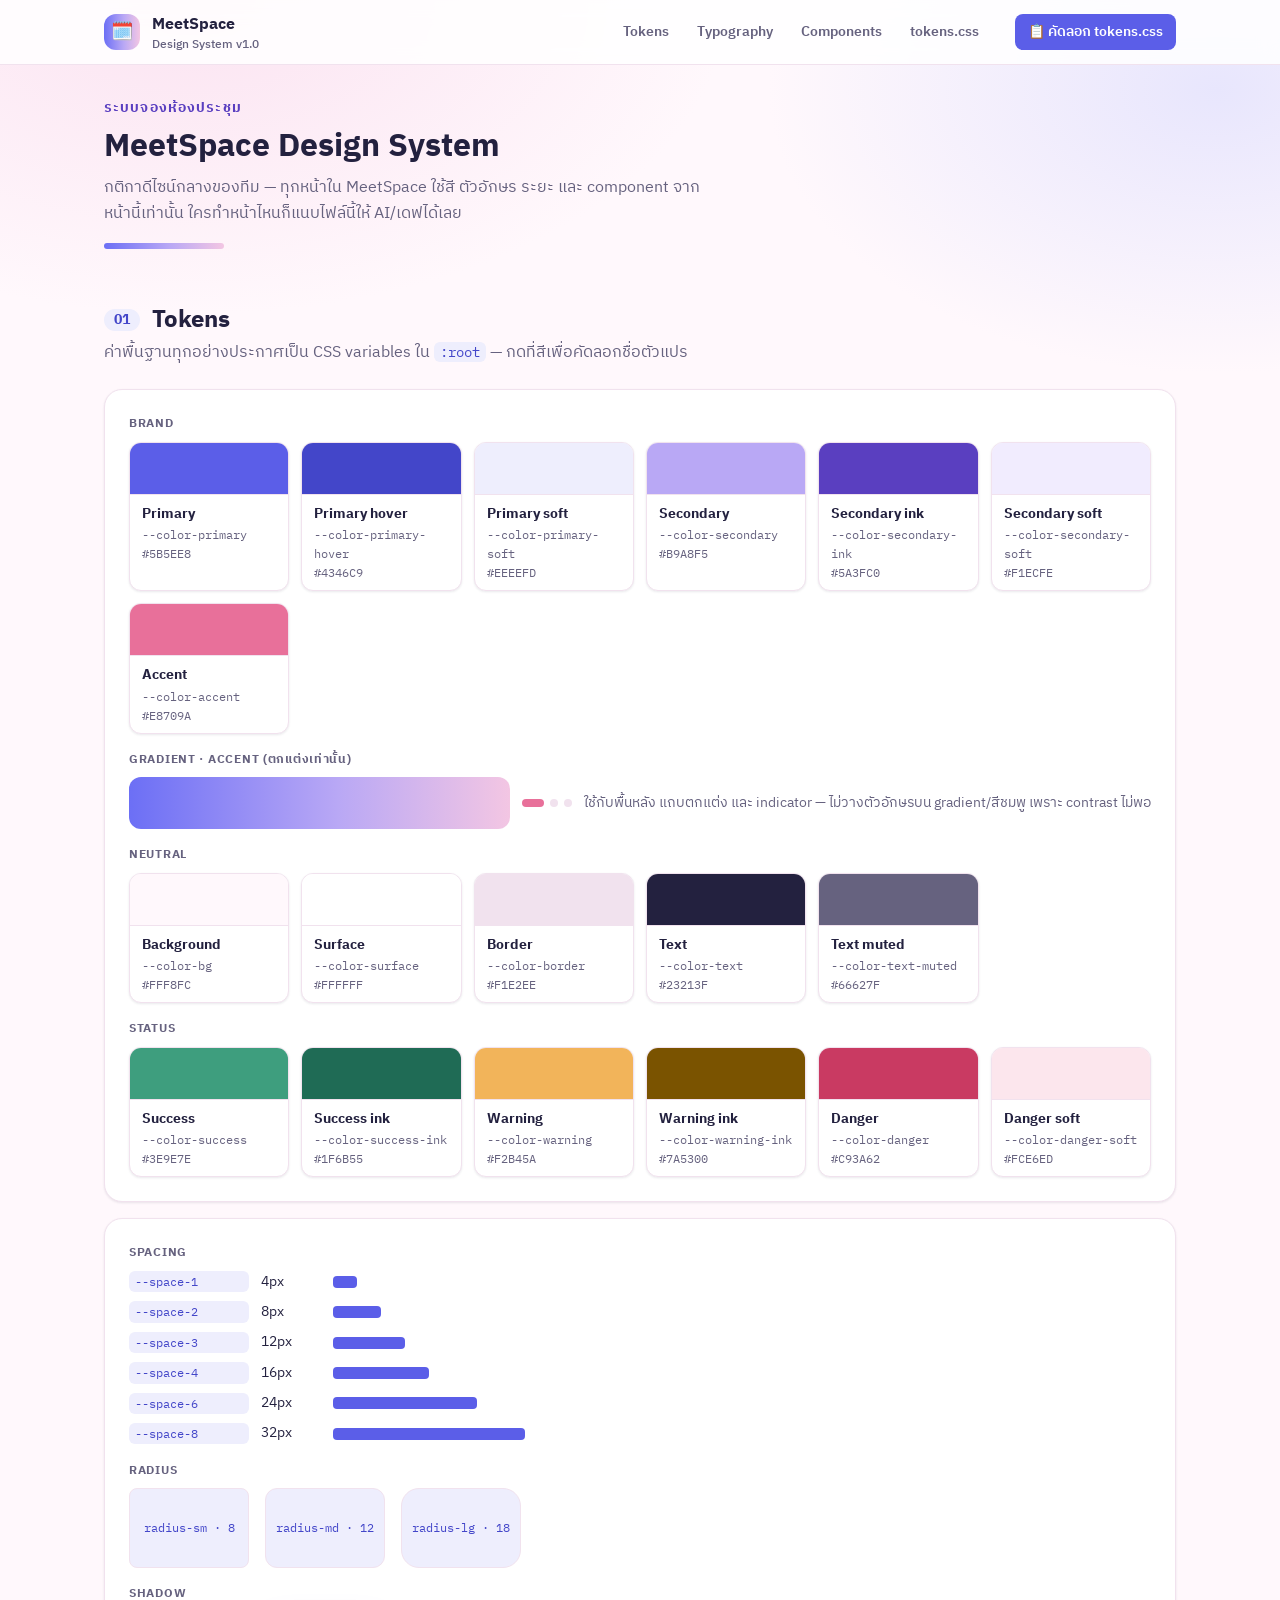
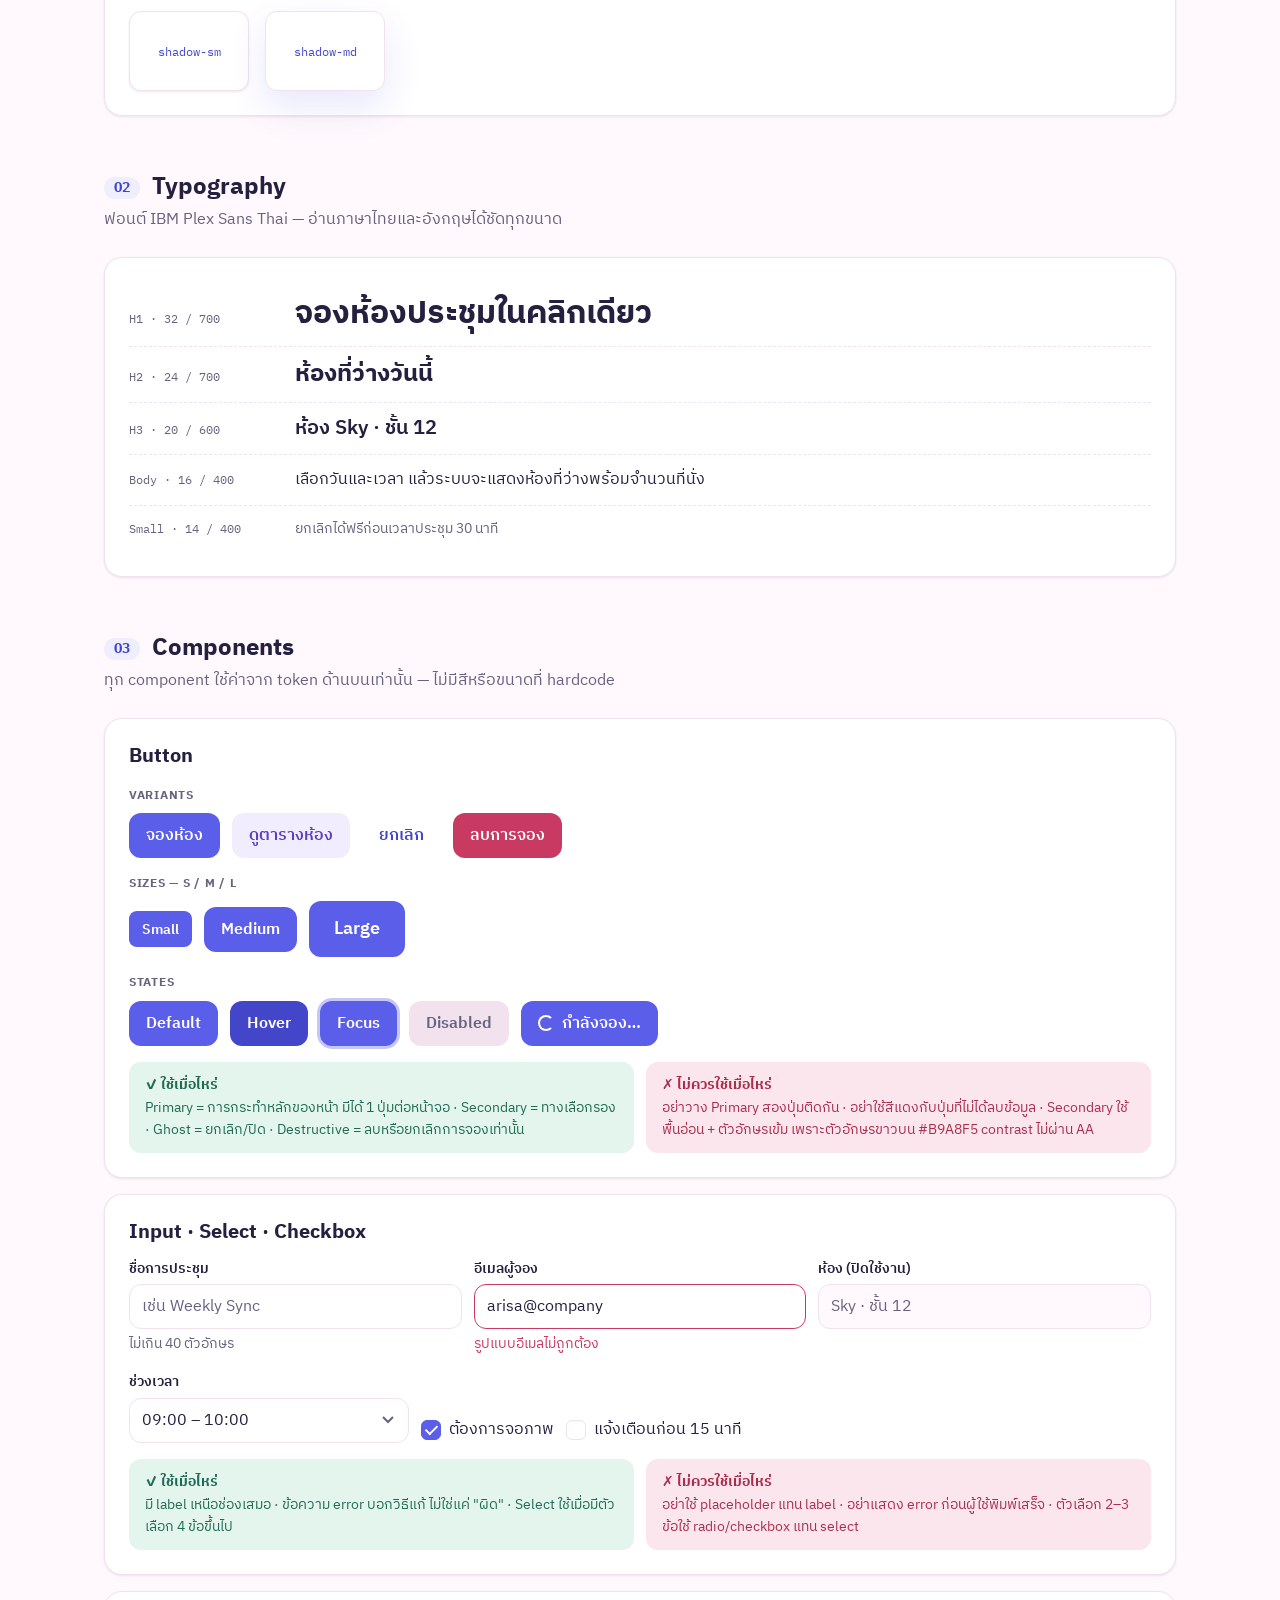
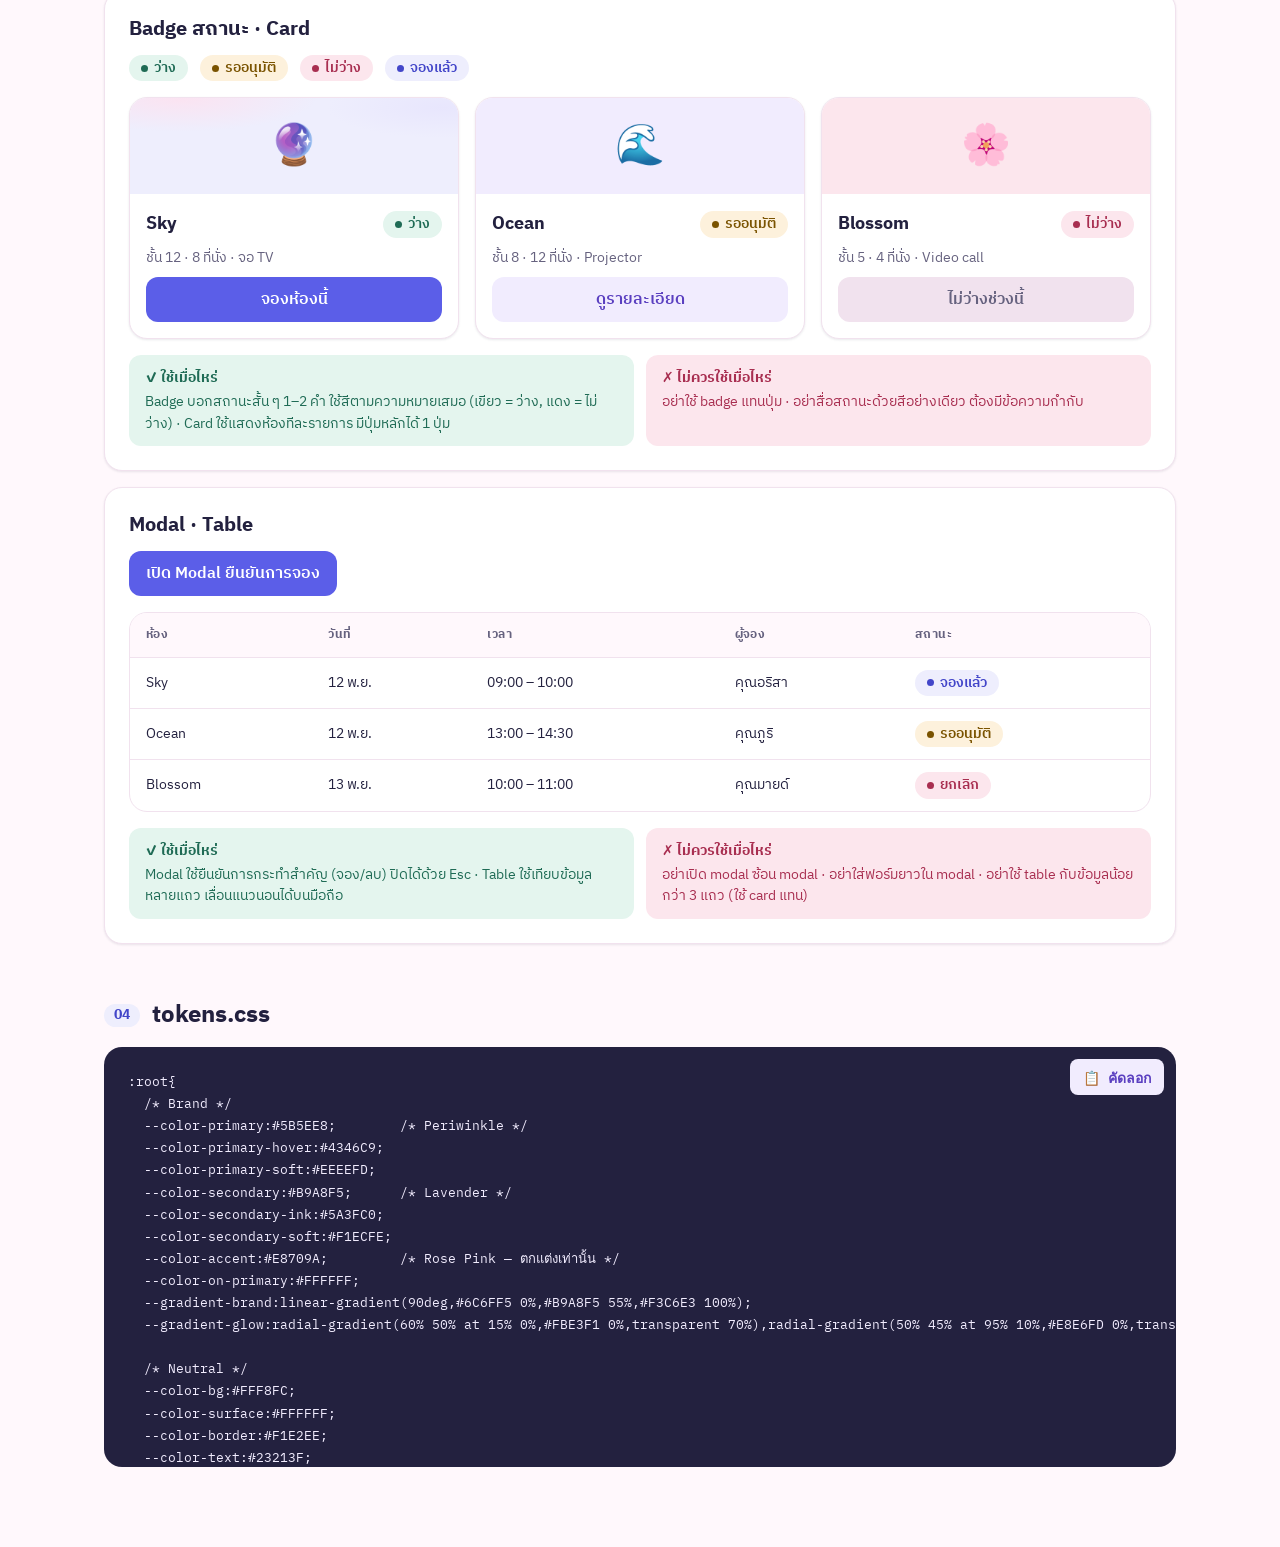
<file: examples/design-system-example.html>
<!DOCTYPE html>
<html lang="th">
<head>
<meta charset="UTF-8">
<meta name="viewport" content="width=device-width, initial-scale=1.0">
<title>MeetSpace · Design System</title>
<link rel="preconnect" href="https://fonts.googleapis.com">
<link rel="preconnect" href="https://fonts.gstatic.com" crossorigin>
<link href="https://fonts.googleapis.com/css2?family=IBM+Plex+Sans+Thai:wght@400;500;600;700&family=IBM+Plex+Mono:wght@400;500&display=swap" rel="stylesheet">

<!-- ===== tokens.css — แหล่งความจริงเดียวของทั้งระบบ ===== -->
<style id="tokens">
:root{
  /* Brand */
  --color-primary:#5B5EE8;        /* Periwinkle */
  --color-primary-hover:#4346C9;
  --color-primary-soft:#EEEEFD;
  --color-secondary:#B9A8F5;      /* Lavender */
  --color-secondary-ink:#5A3FC0;
  --color-secondary-soft:#F1ECFE;
  --color-accent:#E8709A;         /* Rose Pink — ตกแต่งเท่านั้น */
  --color-on-primary:#FFFFFF;
  --gradient-brand:linear-gradient(90deg,#6C6FF5 0%,#B9A8F5 55%,#F3C6E3 100%);
  --gradient-glow:radial-gradient(60% 50% at 15% 0%,#FBE3F1 0%,transparent 70%),radial-gradient(50% 45% at 95% 10%,#E8E6FD 0%,transparent 70%);

  /* Neutral */
  --color-bg:#FFF8FC;
  --color-surface:#FFFFFF;
  --color-border:#F1E2EE;
  --color-text:#23213F;
  --color-text-muted:#66627F;

  /* Status */
  --color-success:#3E9E7E;
  --color-success-ink:#1F6B55;
  --color-success-soft:#E4F5EE;
  --color-warning:#F2B45A;
  --color-warning-ink:#7A5300;
  --color-warning-soft:#FDF1DC;
  --color-danger:#C93A62;
  --color-danger-hover:#A82E50;
  --color-danger-soft:#FCE6ED;

  /* Typography */
  --font-sans:'IBM Plex Sans Thai',system-ui,sans-serif;
  --font-mono:'IBM Plex Mono',ui-monospace,monospace;
  --text-h1:32px;
  --text-h2:24px;
  --text-h3:20px;
  --text-body:16px;
  --text-small:14px;

  /* Spacing */
  --space-1:4px;
  --space-2:8px;
  --space-3:12px;
  --space-4:16px;
  --space-6:24px;
  --space-8:32px;

  /* Radius */
  --radius-sm:8px;
  --radius-md:12px;
  --radius-lg:18px;

  /* Shadow & focus */
  --shadow-sm:0 1px 3px rgba(35,33,63,.06),0 1px 2px rgba(35,33,63,.04);
  --shadow-md:0 16px 36px rgba(91,94,232,.14);
  --focus-ring:0 0 0 3px rgba(91,94,232,.35);
}
</style>

<style>
*{box-sizing:border-box;margin:0;padding:0;}
html{scroll-behavior:smooth;}
body{font-family:var(--font-sans);font-size:var(--text-body);line-height:1.6;color:var(--color-text);background:var(--gradient-glow),var(--color-bg);background-attachment:fixed;}
code{font-family:var(--font-mono);font-size:.86em;background:var(--color-primary-soft);color:var(--color-primary-hover);padding:1px 6px;border-radius:6px;}
:focus-visible{outline:none;box-shadow:var(--focus-ring);}

/* ---------- layout ---------- */
.topbar{position:sticky;top:0;z-index:20;background:rgba(255,255,255,.85);backdrop-filter:blur(10px);border-bottom:1px solid var(--color-border);}
.topbar .in{max-width:1120px;margin:0 auto;padding:var(--space-3) var(--space-6);display:flex;align-items:center;gap:var(--space-6);}
.brand{display:flex;align-items:center;gap:var(--space-3);font-weight:700;}
.brand .mk{width:36px;height:36px;border-radius:var(--radius-md);background:var(--gradient-brand);color:var(--color-on-primary);display:grid;place-items:center;font-size:18px;}
.brand small{display:block;font-weight:500;font-size:12px;color:var(--color-text-muted);line-height:1.2;}
.topnav{display:flex;gap:var(--space-1);margin-left:auto;}
.topnav a{color:var(--color-text-muted);text-decoration:none;font-size:var(--text-small);font-weight:600;padding:var(--space-2) var(--space-3);border-radius:var(--radius-sm);}
.topnav a:hover{background:var(--color-primary-soft);color:var(--color-primary-hover);}
main{max-width:1120px;margin:0 auto;padding:var(--space-8) var(--space-6) 80px;}
.hero{margin-bottom:var(--space-8);}
.hero .bar{height:6px;width:120px;border-radius:999px;background:var(--gradient-brand);margin-top:var(--space-4);}
.dots{display:inline-flex;gap:6px;align-items:center;}
.dots i{width:8px;height:8px;border-radius:999px;background:var(--color-border);}
.dots i.on{width:22px;background:var(--color-accent);}
.hero .k{font-size:var(--text-small);font-weight:700;color:var(--color-secondary-ink);letter-spacing:.08em;text-transform:uppercase;}
.hero h1{font-size:var(--text-h1);line-height:1.25;margin:var(--space-2) 0;}
.hero p{color:var(--color-text-muted);max-width:62ch;}
section{margin-top:56px;scroll-margin-top:80px;}
section#export>h2{margin-bottom:var(--space-4);}
section>h2{font-size:var(--text-h2);line-height:1.3;display:flex;align-items:center;gap:var(--space-3);}
section>h2 .n{font-size:var(--text-small);font-weight:700;color:var(--color-primary-hover);background:var(--color-primary-soft);border-radius:999px;padding:2px 10px;}
section>.lead{color:var(--color-text-muted);margin:var(--space-1) 0 var(--space-6);}
h3{font-size:var(--text-h3);line-height:1.35;margin-bottom:var(--space-3);}
.panel{background:var(--color-surface);border:1px solid var(--color-border);border-radius:var(--radius-lg);padding:var(--space-6);box-shadow:var(--shadow-sm);}
.panel+.panel{margin-top:var(--space-4);}
.row{display:flex;flex-wrap:wrap;align-items:center;gap:var(--space-3);}
.lbl{font-size:12px;font-weight:700;letter-spacing:.06em;text-transform:uppercase;color:var(--color-text-muted);margin:var(--space-4) 0 var(--space-2);}
.lbl:first-child{margin-top:0;}
.guide{display:grid;grid-template-columns:1fr 1fr;gap:var(--space-3);margin-top:var(--space-4);}
.guide div{border-radius:var(--radius-md);padding:var(--space-3) var(--space-4);font-size:var(--text-small);line-height:1.55;}
.guide .do{background:var(--color-success-soft);color:var(--color-success-ink);}
.guide .dont{background:var(--color-danger-soft);color:var(--color-danger-hover);}
.guide b{display:block;margin-bottom:2px;}

/* ---------- tokens ---------- */
.swatches{display:grid;grid-template-columns:repeat(auto-fill,minmax(138px,1fr));gap:var(--space-3);}
.swatch{all:unset;cursor:pointer;display:flex;flex-direction:column;background:var(--color-surface);border:1px solid var(--color-border);border-radius:var(--radius-md);overflow:hidden;box-shadow:var(--shadow-sm);transition:transform .15s;}
.swatch:hover{transform:translateY(-2px);}
.swatch:focus-visible{box-shadow:var(--focus-ring);}
.swatch .chip{height:52px;border-bottom:1px solid var(--color-border);}
.swatch .meta{padding:var(--space-2) var(--space-3);}
.swatch b{display:block;font-size:var(--text-small);}
.swatch span{display:block;font-family:var(--font-mono);font-size:12px;color:var(--color-text-muted);}
.scale{display:flex;flex-direction:column;gap:var(--space-2);}
.scale .it{display:grid;grid-template-columns:120px 60px 1fr;align-items:center;gap:var(--space-3);font-size:var(--text-small);}
.scale .bar{height:12px;border-radius:4px;background:var(--color-primary);}
.radii,.shadows{display:flex;gap:var(--space-4);flex-wrap:wrap;}
.radii div,.shadows div{width:120px;height:80px;background:var(--color-primary-soft);border:1px solid var(--color-border);display:grid;place-items:center;font-size:12px;font-family:var(--font-mono);color:var(--color-primary-hover);}
.shadows div{background:var(--color-surface);border-radius:var(--radius-md);}

/* ---------- typography ---------- */
.type-row{display:grid;grid-template-columns:150px 1fr;gap:var(--space-4);align-items:baseline;padding:var(--space-3) 0;border-bottom:1px dashed var(--color-border);}
.type-row:last-child{border-bottom:0;}
.type-row .spec{font-family:var(--font-mono);font-size:12px;color:var(--color-text-muted);}

/* ---------- components ---------- */
.btn{display:inline-flex;align-items:center;justify-content:center;gap:var(--space-2);font-family:inherit;font-weight:600;border:1.5px solid transparent;border-radius:var(--radius-md);cursor:pointer;transition:background .15s,border-color .15s,color .15s,transform .1s;text-decoration:none;white-space:nowrap;
  font-size:var(--text-body);padding:var(--space-2) var(--space-4);min-height:44px;}
.btn-sm{font-size:var(--text-small);padding:var(--space-1) var(--space-3);min-height:36px;border-radius:var(--radius-sm);}
.btn-lg{font-size:18px;padding:var(--space-3) var(--space-6);min-height:52px;}
.btn:active{transform:translateY(1px);}
.btn-primary{background:var(--color-primary);color:var(--color-on-primary);}
.btn-primary:hover,.btn-primary.is-hover{background:var(--color-primary-hover);}
.btn-secondary{background:var(--color-secondary-soft);color:var(--color-secondary-ink);}
.btn-secondary:hover,.btn-secondary.is-hover{border-color:var(--color-secondary);}
.btn-ghost{background:transparent;color:var(--color-primary-hover);}
.btn-ghost:hover,.btn-ghost.is-hover{background:var(--color-primary-soft);}
.btn-danger{background:var(--color-danger);color:var(--color-on-primary);}
.btn-danger:hover,.btn-danger.is-hover{background:var(--color-danger-hover);}
.btn.is-focus{box-shadow:var(--focus-ring);}
.btn:disabled,.btn[aria-disabled="true"]{background:var(--color-border);color:var(--color-text-muted);border-color:transparent;cursor:not-allowed;transform:none;}
.btn .spin{width:16px;height:16px;border-radius:50%;border:2px solid currentColor;border-right-color:transparent;animation:spin .7s linear infinite;}
@keyframes spin{to{transform:rotate(360deg);}}

.field{display:flex;flex-direction:column;gap:var(--space-1);min-width:220px;flex:1;}
.field label{font-size:var(--text-small);font-weight:600;}
.input,.select{font-family:inherit;font-size:var(--text-body);color:var(--color-text);background:var(--color-surface);border:1.5px solid var(--color-border);border-radius:var(--radius-md);padding:var(--space-2) var(--space-3);min-height:44px;width:100%;transition:border-color .15s,box-shadow .15s;}
.input::placeholder{color:var(--color-text-muted);}
.input:focus,.select:focus,.input.is-focus{outline:none;border-color:var(--color-primary);box-shadow:var(--focus-ring);}
.input.is-error{border-color:var(--color-danger);}
.input.is-error:focus{box-shadow:0 0 0 3px rgba(201,58,98,.25);}
.input:disabled{background:var(--color-bg);color:var(--color-text-muted);cursor:not-allowed;}
.help{font-size:var(--text-small);color:var(--color-text-muted);}
.help.err{color:var(--color-danger);}
.select{appearance:none;background-image:url("data:image/svg+xml,%3Csvg xmlns='http://www.w3.org/2000/svg' width='12' height='8'%3E%3Cpath d='M1 1l5 5 5-5' fill='none' stroke='%2366627F' stroke-width='2'/%3E%3C/svg%3E");background-repeat:no-repeat;background-position:right 14px center;padding-right:36px;}
.check{display:inline-flex;align-items:center;gap:var(--space-2);font-size:var(--text-body);cursor:pointer;}
.check input{appearance:none;width:20px;height:20px;border:1.5px solid var(--color-border);border-radius:6px;background:var(--color-surface);display:grid;place-items:center;cursor:pointer;margin:0;}
.check input:checked{background:var(--color-primary);border-color:var(--color-primary);}
.check input:checked::after{content:"";width:5px;height:10px;border:solid var(--color-on-primary);border-width:0 2px 2px 0;transform:rotate(45deg) translate(-1px,-1px);}
.check input:focus-visible{box-shadow:var(--focus-ring);}

.badge{display:inline-flex;align-items:center;gap:6px;font-size:var(--text-small);font-weight:600;border-radius:999px;padding:2px var(--space-3);}
.badge::before{content:"";width:7px;height:7px;border-radius:50%;background:currentColor;}
.badge-success{background:var(--color-success-soft);color:var(--color-success-ink);}
.badge-warning{background:var(--color-warning-soft);color:var(--color-warning-ink);}
.badge-danger{background:var(--color-danger-soft);color:var(--color-danger-hover);}
.badge-primary{background:var(--color-primary-soft);color:var(--color-primary-hover);}

.cards{display:grid;grid-template-columns:repeat(auto-fill,minmax(250px,1fr));gap:var(--space-4);}
.card{background:var(--color-surface);border:1px solid var(--color-border);border-radius:var(--radius-lg);overflow:hidden;box-shadow:var(--shadow-sm);display:flex;flex-direction:column;transition:box-shadow .15s,transform .15s;}
.card:hover{box-shadow:var(--shadow-md);transform:translateY(-2px);}
.card .cover{height:96px;display:grid;place-items:center;font-size:40px;background:var(--color-primary-soft);}
.card .body{padding:var(--space-4);display:flex;flex-direction:column;gap:var(--space-2);flex:1;}
.card .t{display:flex;justify-content:space-between;align-items:center;gap:var(--space-2);}
.card .t b{font-size:18px;}
.card .meta{font-size:var(--text-small);color:var(--color-text-muted);}
.card .btn{margin-top:auto;}

.table-wrap{overflow-x:auto;border:1px solid var(--color-border);border-radius:var(--radius-lg);background:var(--color-surface);}
table{width:100%;border-collapse:collapse;font-size:var(--text-small);min-width:560px;}
th,td{text-align:left;padding:var(--space-3) var(--space-4);border-bottom:1px solid var(--color-border);}
th{background:var(--color-bg);font-weight:700;color:var(--color-text-muted);font-size:12px;letter-spacing:.04em;text-transform:uppercase;}
tbody tr:last-child td{border-bottom:0;}
tbody tr:hover{background:var(--color-primary-soft);}

.overlay{position:fixed;inset:0;background:rgba(35,33,63,.4);display:none;align-items:center;justify-content:center;padding:var(--space-4);z-index:50;}
.overlay.open{display:flex;}
.modal{background:var(--color-surface);border-radius:var(--radius-lg);box-shadow:var(--shadow-md);width:100%;max-width:440px;padding:var(--space-6);}
.modal h3{margin-bottom:var(--space-2);}
.modal p{color:var(--color-text-muted);font-size:var(--text-small);}
.modal .sum{background:var(--color-bg);border-radius:var(--radius-md);padding:var(--space-3) var(--space-4);margin:var(--space-4) 0;font-size:var(--text-small);display:grid;grid-template-columns:auto 1fr;gap:var(--space-1) var(--space-4);}
.modal .sum span{color:var(--color-text-muted);}
.modal .acts{display:flex;justify-content:flex-end;gap:var(--space-2);}

/* ---------- tokens.css export ---------- */
.code{position:relative;background:var(--color-text);color:#F1ECFE;border-radius:var(--radius-lg);padding:var(--space-6);font-family:var(--font-mono);font-size:13px;line-height:1.7;white-space:pre;overflow:auto;max-height:420px;}
.code .btn{position:absolute;top:var(--space-3);right:var(--space-3);}

.toast{position:fixed;left:50%;bottom:var(--space-6);transform:translate(-50%,20px);opacity:0;background:var(--color-text);color:var(--color-surface);font-size:var(--text-small);font-weight:600;padding:var(--space-2) var(--space-4);border-radius:999px;box-shadow:var(--shadow-md);transition:all .2s;pointer-events:none;z-index:60;}
.toast.show{opacity:1;transform:translate(-50%,0);}

@media(max-width:760px){
  .topnav{display:none;}
  main{padding:var(--space-6) var(--space-4) 64px;}
  .guide{grid-template-columns:1fr;}
  .type-row{grid-template-columns:1fr;gap:var(--space-1);}
  .scale .it{grid-template-columns:100px 48px 1fr;}
  .topbar .in{padding:var(--space-3) var(--space-4);}
}
</style>
</head>
<body>

<header class="topbar">
  <div class="in">
    <div class="brand"><span class="mk">🗓️</span><div>MeetSpace<small>Design System v1.0</small></div></div>
    <nav class="topnav" aria-label="สารบัญ">
      <a href="#tokens">Tokens</a><a href="#type">Typography</a><a href="#components">Components</a><a href="#export">tokens.css</a>
    </nav>
    <button class="btn btn-primary btn-sm" id="copyAll" type="button">📋 คัดลอก tokens.css</button>
  </div>
</header>

<main>
  <div class="hero">
    <div class="k">ระบบจองห้องประชุม</div>
    <h1>MeetSpace Design System</h1>
    <p>กติกาดีไซน์กลางของทีม — ทุกหน้าใน MeetSpace ใช้สี ตัวอักษร ระยะ และ component จากหน้านี้เท่านั้น ใครทำหน้าไหนก็แนบไฟล์นี้ให้ AI/เดฟได้เลย</p>
    <div class="bar" aria-hidden="true"></div>
  </div>

  <!-- ===== 1 Tokens ===== -->
  <section id="tokens">
    <h2><span class="n">01</span>Tokens</h2>
    <p class="lead">ค่าพื้นฐานทุกอย่างประกาศเป็น CSS variables ใน <code>:root</code> — กดที่สีเพื่อคัดลอกชื่อตัวแปร</p>

    <div class="panel">
      <div class="lbl">Brand</div>
      <div class="swatches" data-group="brand"></div>
      <div class="lbl">Gradient · Accent (ตกแต่งเท่านั้น)</div>
      <div class="row">
        <div style="flex:1;min-width:220px;height:52px;border-radius:var(--radius-md);background:var(--gradient-brand)"></div>
        <span class="dots" aria-label="ตัวอย่าง page indicator"><i class="on"></i><i></i><i></i></span>
        <span class="help">ใช้กับพื้นหลัง แถบตกแต่ง และ indicator — ไม่วางตัวอักษรบน gradient/สีชมพู เพราะ contrast ไม่พอ</span>
      </div>
      <div class="lbl">Neutral</div>
      <div class="swatches" data-group="neutral"></div>
      <div class="lbl">Status</div>
      <div class="swatches" data-group="status"></div>
    </div>

    <div class="panel">
      <div class="lbl">Spacing</div>
      <div class="scale" id="spaceScale"></div>
      <div class="lbl">Radius</div>
      <div class="radii">
        <div style="border-radius:var(--radius-sm)">radius-sm · 8</div>
        <div style="border-radius:var(--radius-md)">radius-md · 12</div>
        <div style="border-radius:var(--radius-lg)">radius-lg · 18</div>
      </div>
      <div class="lbl">Shadow</div>
      <div class="shadows">
        <div style="box-shadow:var(--shadow-sm)">shadow-sm</div>
        <div style="box-shadow:var(--shadow-md)">shadow-md</div>
      </div>
    </div>
  </section>

  <!-- ===== 2 Typography ===== -->
  <section id="type">
    <h2><span class="n">02</span>Typography</h2>
    <p class="lead">ฟอนต์ IBM Plex Sans Thai — อ่านภาษาไทยและอังกฤษได้ชัดทุกขนาด</p>
    <div class="panel">
      <div class="type-row"><div class="spec">H1 · 32 / 700</div><div style="font-size:var(--text-h1);font-weight:700;line-height:1.25">จองห้องประชุมในคลิกเดียว</div></div>
      <div class="type-row"><div class="spec">H2 · 24 / 700</div><div style="font-size:var(--text-h2);font-weight:700;line-height:1.3">ห้องที่ว่างวันนี้</div></div>
      <div class="type-row"><div class="spec">H3 · 20 / 600</div><div style="font-size:var(--text-h3);font-weight:600;line-height:1.35">ห้อง Sky · ชั้น 12</div></div>
      <div class="type-row"><div class="spec">Body · 16 / 400</div><div>เลือกวันและเวลา แล้วระบบจะแสดงห้องที่ว่างพร้อมจำนวนที่นั่ง</div></div>
      <div class="type-row"><div class="spec">Small · 14 / 400</div><div style="font-size:var(--text-small);color:var(--color-text-muted)">ยกเลิกได้ฟรีก่อนเวลาประชุม 30 นาที</div></div>
    </div>
  </section>

  <!-- ===== 3 Components ===== -->
  <section id="components">
    <h2><span class="n">03</span>Components</h2>
    <p class="lead">ทุก component ใช้ค่าจาก token ด้านบนเท่านั้น — ไม่มีสีหรือขนาดที่ hardcode</p>

    <!-- Button -->
    <div class="panel">
      <h3>Button</h3>
      <div class="lbl">Variants</div>
      <div class="row">
        <button class="btn btn-primary" type="button">จองห้อง</button>
        <button class="btn btn-secondary" type="button">ดูตารางห้อง</button>
        <button class="btn btn-ghost" type="button">ยกเลิก</button>
        <button class="btn btn-danger" type="button">ลบการจอง</button>
      </div>
      <div class="lbl">Sizes — S / M / L</div>
      <div class="row">
        <button class="btn btn-primary btn-sm" type="button">Small</button>
        <button class="btn btn-primary" type="button">Medium</button>
        <button class="btn btn-primary btn-lg" type="button">Large</button>
      </div>
      <div class="lbl">States</div>
      <div class="row">
        <button class="btn btn-primary" type="button">Default</button>
        <button class="btn btn-primary is-hover" type="button">Hover</button>
        <button class="btn btn-primary is-focus" type="button">Focus</button>
        <button class="btn btn-primary" type="button" disabled>Disabled</button>
        <button class="btn btn-primary" type="button" id="loadingDemo"><span class="spin" aria-hidden="true"></span>กำลังจอง…</button>
      </div>
      <div class="guide">
        <div class="do"><b>✓ ใช้เมื่อไหร่</b>Primary = การกระทำหลักของหน้า มีได้ 1 ปุ่มต่อหน้าจอ · Secondary = ทางเลือกรอง · Ghost = ยกเลิก/ปิด · Destructive = ลบหรือยกเลิกการจองเท่านั้น</div>
        <div class="dont"><b>✗ ไม่ควรใช้เมื่อไหร่</b>อย่าวาง Primary สองปุ่มติดกัน · อย่าใช้สีแดงกับปุ่มที่ไม่ได้ลบข้อมูล · Secondary ใช้พื้นอ่อน + ตัวอักษรเข้ม เพราะตัวอักษรขาวบน #B9A8F5 contrast ไม่ผ่าน AA</div>
      </div>
    </div>

    <!-- Form -->
    <div class="panel">
      <h3>Input · Select · Checkbox</h3>
      <div class="row" style="align-items:flex-start">
        <div class="field"><label for="f1">ชื่อการประชุม</label><input class="input" id="f1" placeholder="เช่น Weekly Sync"><span class="help">ไม่เกิน 40 ตัวอักษร</span></div>
        <div class="field"><label for="f2">อีเมลผู้จอง</label><input class="input is-error" id="f2" value="arisa@company" aria-invalid="true" aria-describedby="f2e"><span class="help err" id="f2e">รูปแบบอีเมลไม่ถูกต้อง</span></div>
        <div class="field"><label for="f3">ห้อง (ปิดใช้งาน)</label><input class="input" id="f3" value="Sky · ชั้น 12" disabled></div>
      </div>
      <div class="row" style="margin-top:var(--space-4);align-items:flex-end">
        <div class="field" style="max-width:280px"><label for="f4">ช่วงเวลา</label>
          <select class="select" id="f4"><option>09:00 – 10:00</option><option>10:00 – 11:00</option><option>13:00 – 14:00</option></select></div>
        <label class="check"><input type="checkbox" checked> ต้องการจอภาพ</label>
        <label class="check"><input type="checkbox"> แจ้งเตือนก่อน 15 นาที</label>
      </div>
      <div class="guide">
        <div class="do"><b>✓ ใช้เมื่อไหร่</b>มี label เหนือช่องเสมอ · ข้อความ error บอกวิธีแก้ ไม่ใช่แค่ "ผิด" · Select ใช้เมื่อมีตัวเลือก 4 ข้อขึ้นไป</div>
        <div class="dont"><b>✗ ไม่ควรใช้เมื่อไหร่</b>อย่าใช้ placeholder แทน label · อย่าแสดง error ก่อนผู้ใช้พิมพ์เสร็จ · ตัวเลือก 2–3 ข้อใช้ radio/checkbox แทน select</div>
      </div>
    </div>

    <!-- Badge + Card -->
    <div class="panel">
      <h3>Badge สถานะ · Card</h3>
      <div class="row" style="margin-bottom:var(--space-4)">
        <span class="badge badge-success">ว่าง</span>
        <span class="badge badge-warning">รออนุมัติ</span>
        <span class="badge badge-danger">ไม่ว่าง</span>
        <span class="badge badge-primary">จองแล้ว</span>
      </div>
      <div class="cards">
        <article class="card"><div class="cover" style="background:var(--gradient-glow),var(--color-primary-soft)">🔮</div><div class="body">
          <div class="t"><b>Sky</b><span class="badge badge-success">ว่าง</span></div>
          <div class="meta">ชั้น 12 · 8 ที่นั่ง · จอ TV</div>
          <button class="btn btn-primary" type="button" data-open-modal="Sky">จองห้องนี้</button></div></article>
        <article class="card"><div class="cover" style="background:var(--color-secondary-soft)">🌊</div><div class="body">
          <div class="t"><b>Ocean</b><span class="badge badge-warning">รออนุมัติ</span></div>
          <div class="meta">ชั้น 8 · 12 ที่นั่ง · Projector</div>
          <button class="btn btn-secondary" type="button">ดูรายละเอียด</button></div></article>
        <article class="card"><div class="cover" style="background:var(--color-danger-soft)">🌸</div><div class="body">
          <div class="t"><b>Blossom</b><span class="badge badge-danger">ไม่ว่าง</span></div>
          <div class="meta">ชั้น 5 · 4 ที่นั่ง · Video call</div>
          <button class="btn btn-primary" type="button" disabled>ไม่ว่างช่วงนี้</button></div></article>
      </div>
      <div class="guide">
        <div class="do"><b>✓ ใช้เมื่อไหร่</b>Badge บอกสถานะสั้น ๆ 1–2 คำ ใช้สีตามความหมายเสมอ (เขียว = ว่าง, แดง = ไม่ว่าง) · Card ใช้แสดงห้องทีละรายการ มีปุ่มหลักได้ 1 ปุ่ม</div>
        <div class="dont"><b>✗ ไม่ควรใช้เมื่อไหร่</b>อย่าใช้ badge แทนปุ่ม · อย่าสื่อสถานะด้วยสีอย่างเดียว ต้องมีข้อความกำกับ</div>
      </div>
    </div>

    <!-- Modal + Table -->
    <div class="panel">
      <h3>Modal · Table</h3>
      <div class="row" style="margin-bottom:var(--space-4)">
        <button class="btn btn-primary" type="button" data-open-modal="Sky">เปิด Modal ยืนยันการจอง</button>
      </div>
      <div class="table-wrap">
        <table>
          <thead><tr><th>ห้อง</th><th>วันที่</th><th>เวลา</th><th>ผู้จอง</th><th>สถานะ</th></tr></thead>
          <tbody>
            <tr><td>Sky</td><td>12 พ.ย.</td><td>09:00 – 10:00</td><td>คุณอริสา</td><td><span class="badge badge-primary">จองแล้ว</span></td></tr>
            <tr><td>Ocean</td><td>12 พ.ย.</td><td>13:00 – 14:30</td><td>คุณภูริ</td><td><span class="badge badge-warning">รออนุมัติ</span></td></tr>
            <tr><td>Blossom</td><td>13 พ.ย.</td><td>10:00 – 11:00</td><td>คุณมายด์</td><td><span class="badge badge-danger">ยกเลิก</span></td></tr>
          </tbody>
        </table>
      </div>
      <div class="guide">
        <div class="do"><b>✓ ใช้เมื่อไหร่</b>Modal ใช้ยืนยันการกระทำสำคัญ (จอง/ลบ) ปิดได้ด้วย Esc · Table ใช้เทียบข้อมูลหลายแถว เลื่อนแนวนอนได้บนมือถือ</div>
        <div class="dont"><b>✗ ไม่ควรใช้เมื่อไหร่</b>อย่าเปิด modal ซ้อน modal · อย่าใส่ฟอร์มยาวใน modal · อย่าใช้ table กับข้อมูลน้อยกว่า 3 แถว (ใช้ card แทน)</div>
      </div>
    </div>
  </section>

  <!-- ===== 4 Export ===== -->
  <section id="export">
    <h2><span class="n">04</span>tokens.css</h2>
    <div class="code" id="tokensCode"><button class="btn btn-secondary btn-sm" type="button" id="copyCode">📋 คัดลอก</button><span id="tokensText"></span></div>
  </section>
</main>

<div class="overlay" id="modal" role="dialog" aria-modal="true" aria-labelledby="mTitle">
  <div class="modal">
    <h3 id="mTitle">ยืนยันการจองห้อง</h3>
    <p>ตรวจสอบรายละเอียดก่อนกดยืนยัน ระบบจะส่งอีเมลแจ้งผู้เข้าร่วมทุกคน</p>
    <div class="sum"><span>ห้อง</span><b id="mRoom">Sky</b><span>วันที่</span><b>12 พ.ย. 2026</b><span>เวลา</span><b>09:00 – 10:00</b></div>
    <div class="acts">
      <button class="btn btn-ghost" type="button" data-close>ยกเลิก</button>
      <button class="btn btn-primary" type="button" id="confirmBtn">ยืนยันการจอง</button>
    </div>
  </div>
</div>
<div class="toast" id="toast" role="status" aria-live="polite"></div>

<script>
const $=s=>document.querySelector(s);
const css=getComputedStyle(document.documentElement);
const v=n=>css.getPropertyValue(n).trim();

function toast(msg){const t=$('#toast');t.textContent=msg;t.classList.add('show');clearTimeout(t._t);t._t=setTimeout(()=>t.classList.remove('show'),1800);}
function copy(text,msg){
  const done=()=>toast(msg||'คัดลอกแล้ว ✓');
  if(navigator.clipboard&&navigator.clipboard.writeText){navigator.clipboard.writeText(text).then(done).catch(()=>fallback());}
  else fallback();
  function fallback(){const ta=document.createElement('textarea');ta.value=text;document.body.appendChild(ta);ta.select();try{document.execCommand('copy');done();}catch(e){}ta.remove();}
}

/* swatches */
const SW={
  brand:[['Primary','--color-primary'],['Primary hover','--color-primary-hover'],['Primary soft','--color-primary-soft'],['Secondary','--color-secondary'],['Secondary ink','--color-secondary-ink'],['Secondary soft','--color-secondary-soft'],['Accent','--color-accent']],
  neutral:[['Background','--color-bg'],['Surface','--color-surface'],['Border','--color-border'],['Text','--color-text'],['Text muted','--color-text-muted']],
  status:[['Success','--color-success'],['Success ink','--color-success-ink'],['Warning','--color-warning'],['Warning ink','--color-warning-ink'],['Danger','--color-danger'],['Danger soft','--color-danger-soft']],
};
document.querySelectorAll('.swatches').forEach(box=>{
  box.innerHTML=SW[box.dataset.group].map(([name,token])=>
    `<button class="swatch" type="button" data-token="${token}" aria-label="คัดลอก ${token}"><div class="chip" style="background:var(${token})"></div><div class="meta"><b>${name}</b><span>${token}</span><span>${v(token).toUpperCase()}</span></div></button>`).join('');
});
document.addEventListener('click',e=>{
  const s=e.target.closest('.swatch'); if(s)copy(`var(${s.dataset.token})`,`คัดลอก var(${s.dataset.token}) แล้ว`);
});

/* spacing scale */
$('#spaceScale').innerHTML=['--space-1','--space-2','--space-3','--space-4','--space-6','--space-8'].map(t=>
  `<div class="it"><code>${t}</code><span>${v(t)}</span><div class="bar" style="width:calc(var(${t}) * 6)"></div></div>`).join('');

/* tokens.css export */
const tokensCss=$('#tokens').textContent.trim();
$('#tokensText').textContent=tokensCss;
$('#copyCode').addEventListener('click',()=>copy(tokensCss,'คัดลอก tokens.css แล้ว ✓'));
$('#copyAll').addEventListener('click',()=>copy(tokensCss,'คัดลอก tokens.css แล้ว ✓'));

/* modal */
const modal=$('#modal');let lastFocus=null;
function openModal(room){lastFocus=document.activeElement;$('#mRoom').textContent=room;modal.classList.add('open');$('#confirmBtn').focus();}
function closeModal(){modal.classList.remove('open');lastFocus&&lastFocus.focus();}
document.querySelectorAll('[data-open-modal]').forEach(b=>b.addEventListener('click',()=>openModal(b.dataset.openModal)));
modal.addEventListener('click',e=>{if(e.target===modal||e.target.closest('[data-close]'))closeModal();});
document.addEventListener('keydown',e=>{if(e.key==='Escape'&&modal.classList.contains('open'))closeModal();});
$('#confirmBtn').addEventListener('click',()=>{closeModal();toast('จองห้องเรียบร้อย ✓');});
</script>
</body>
</html>
</file>
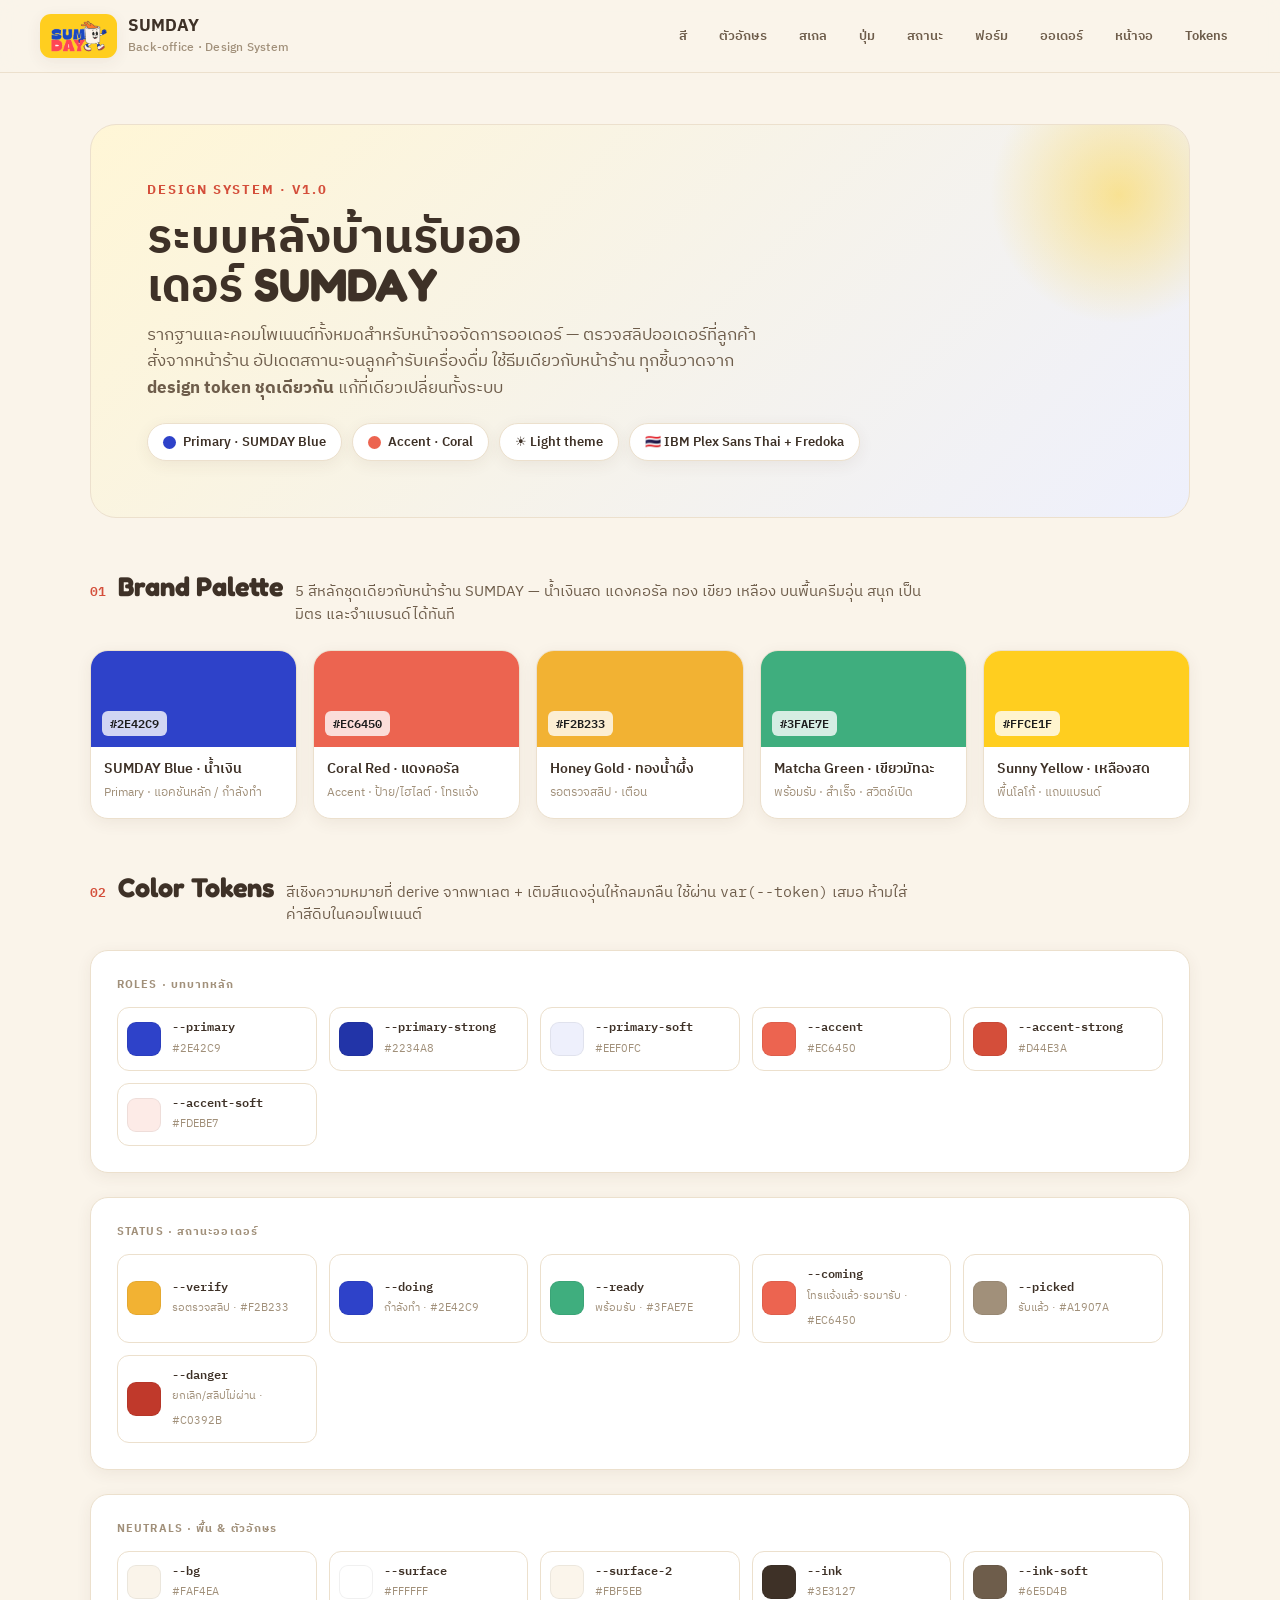
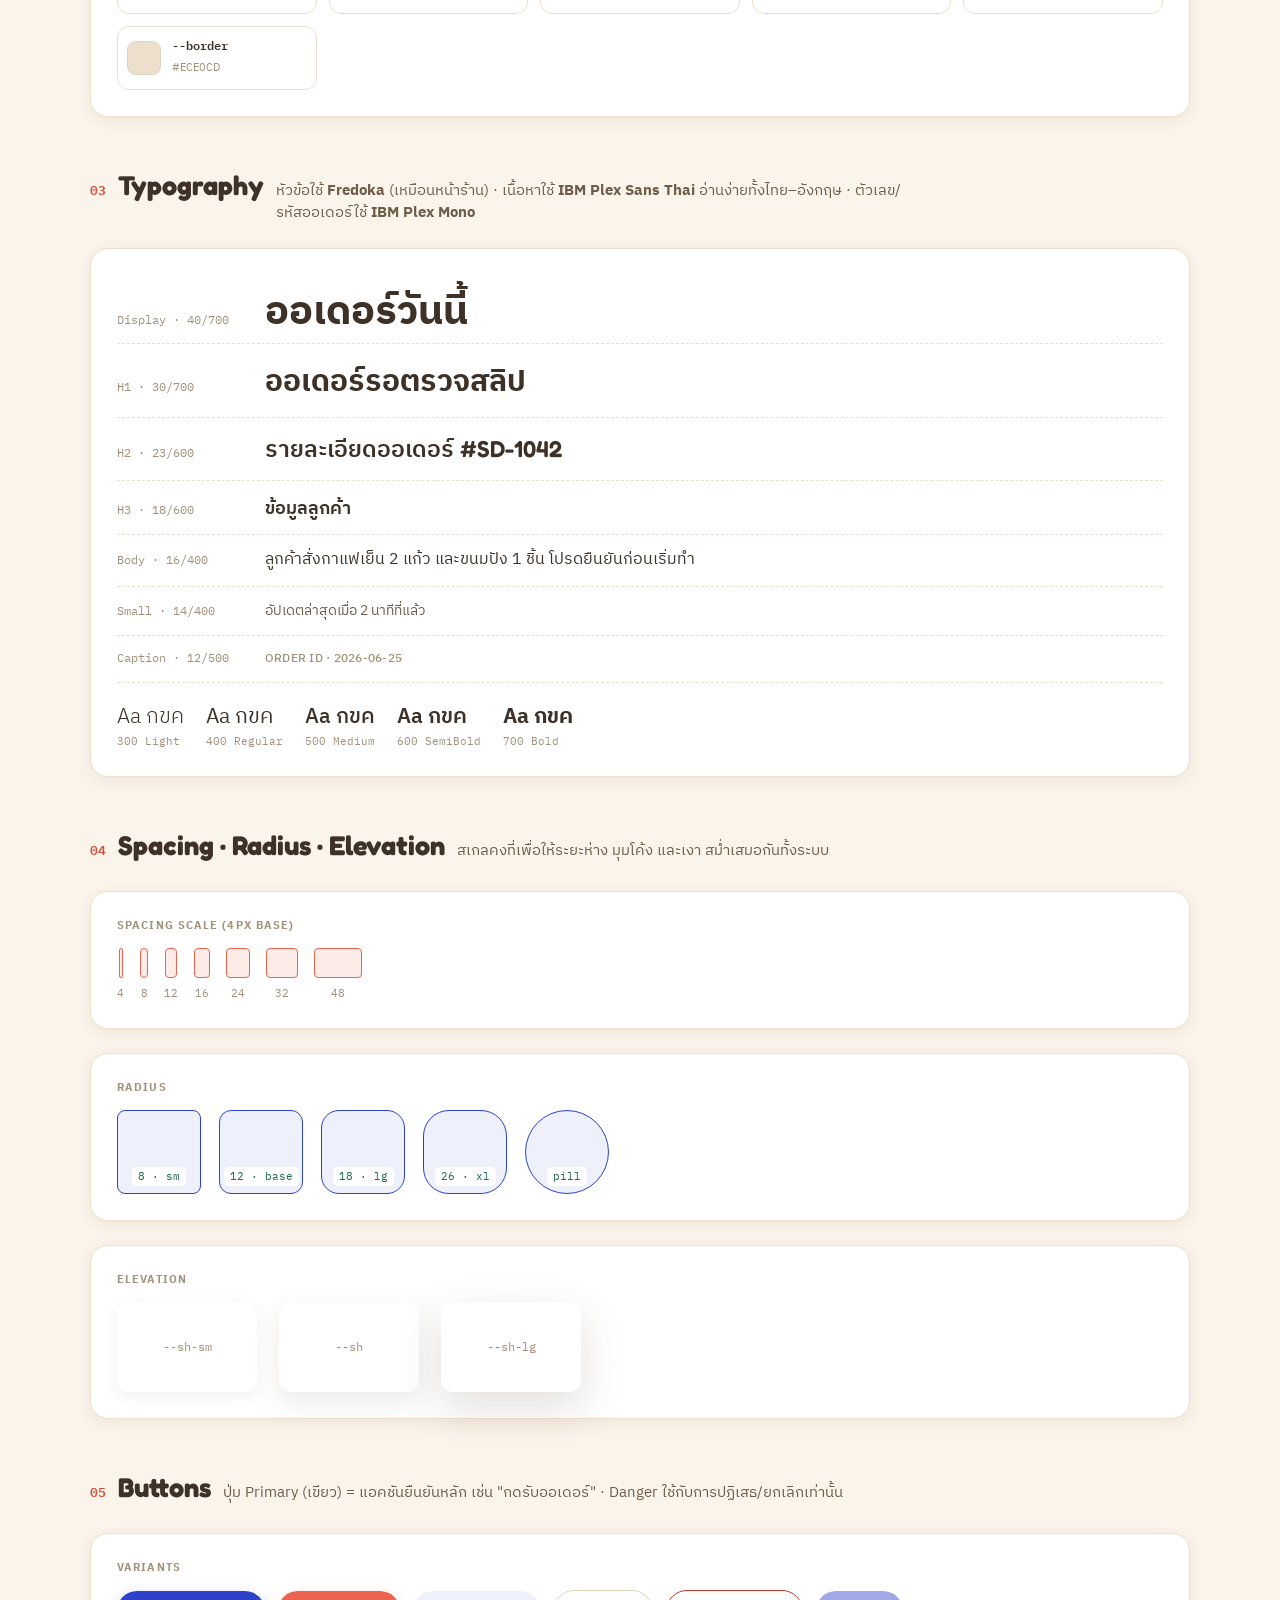
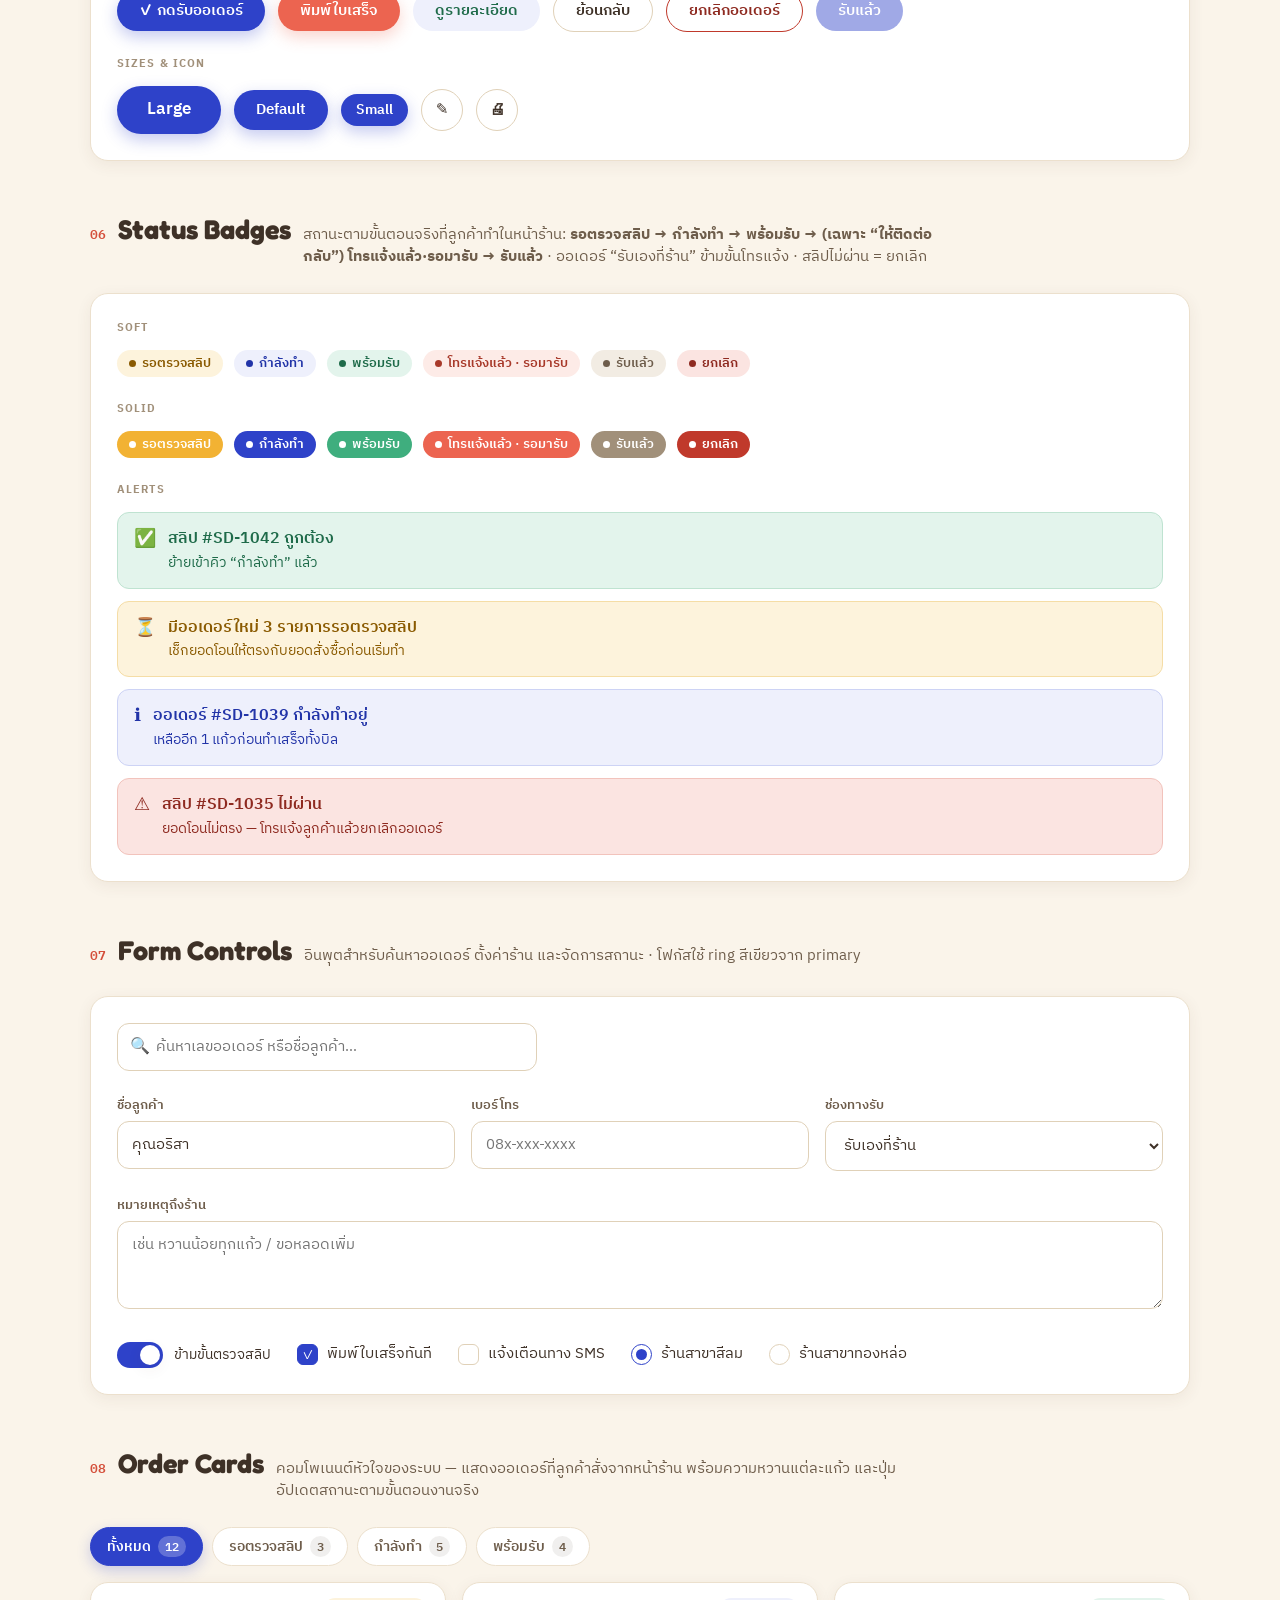
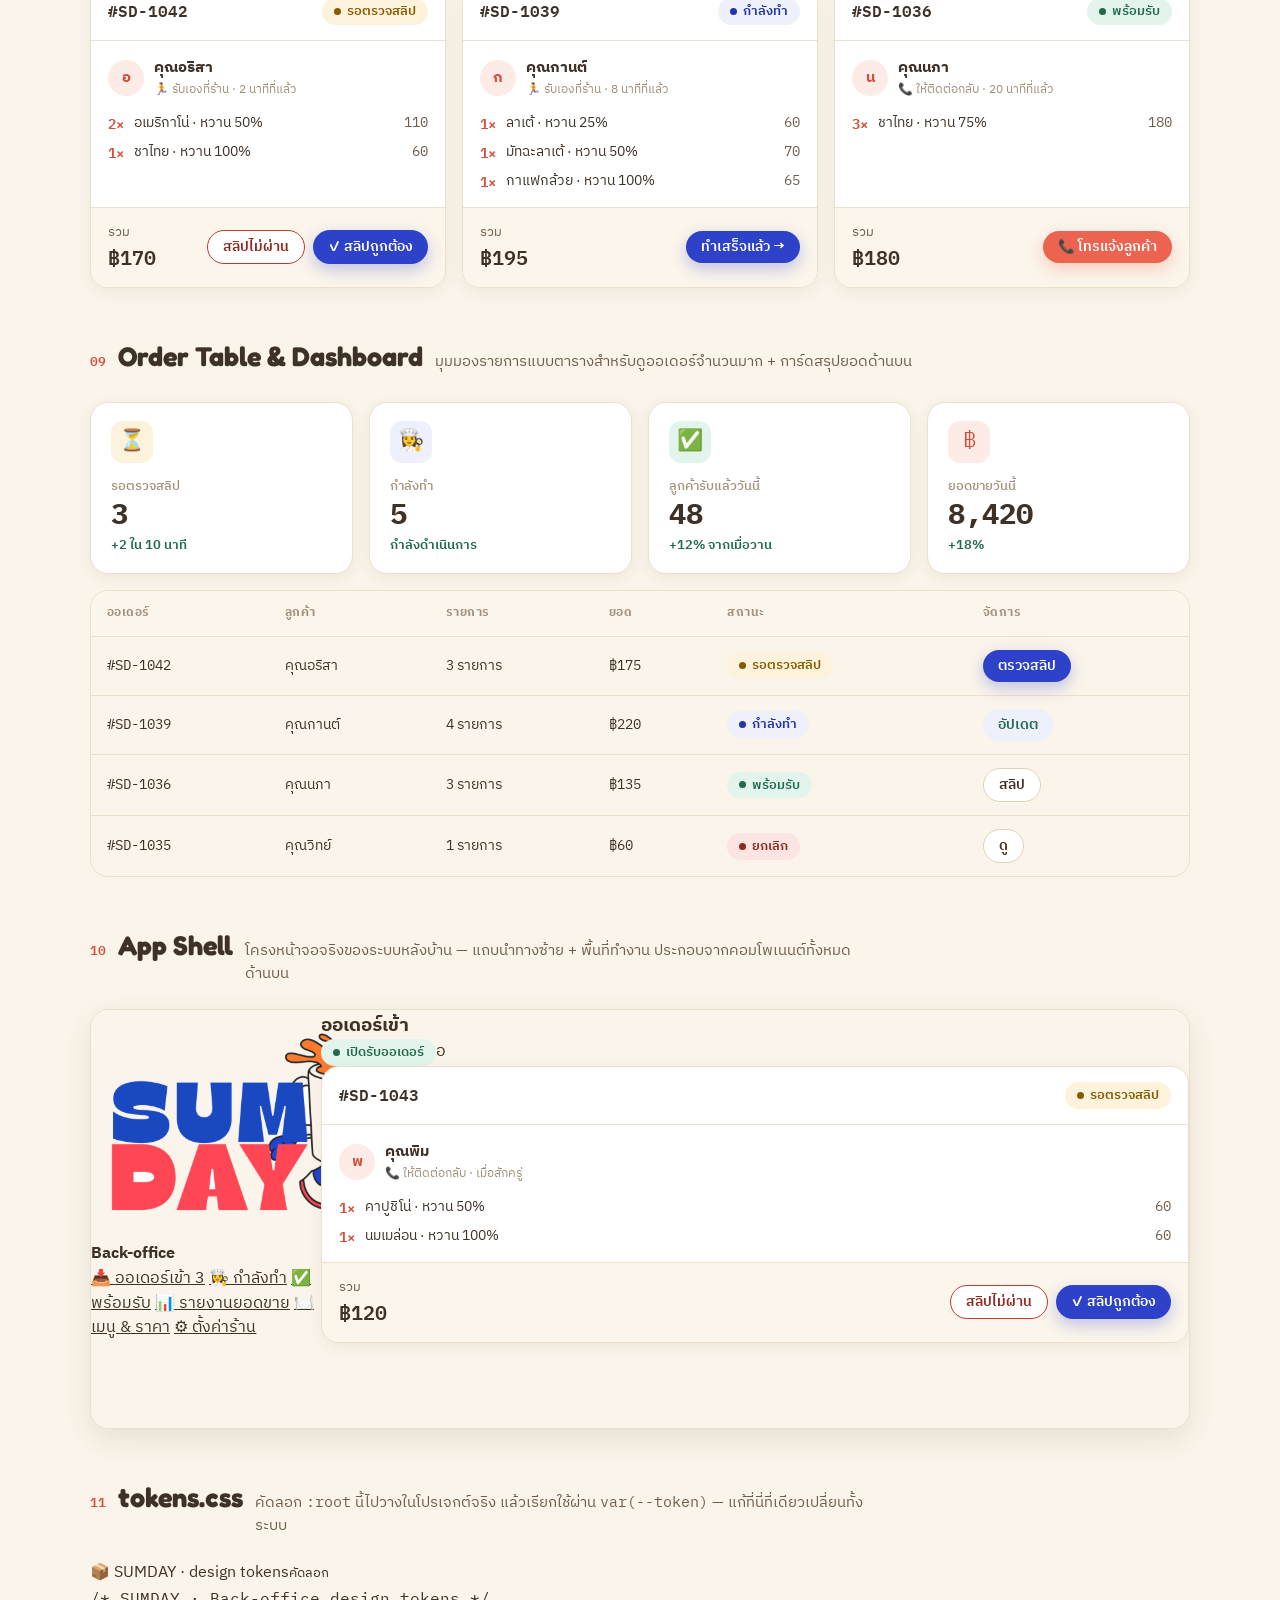
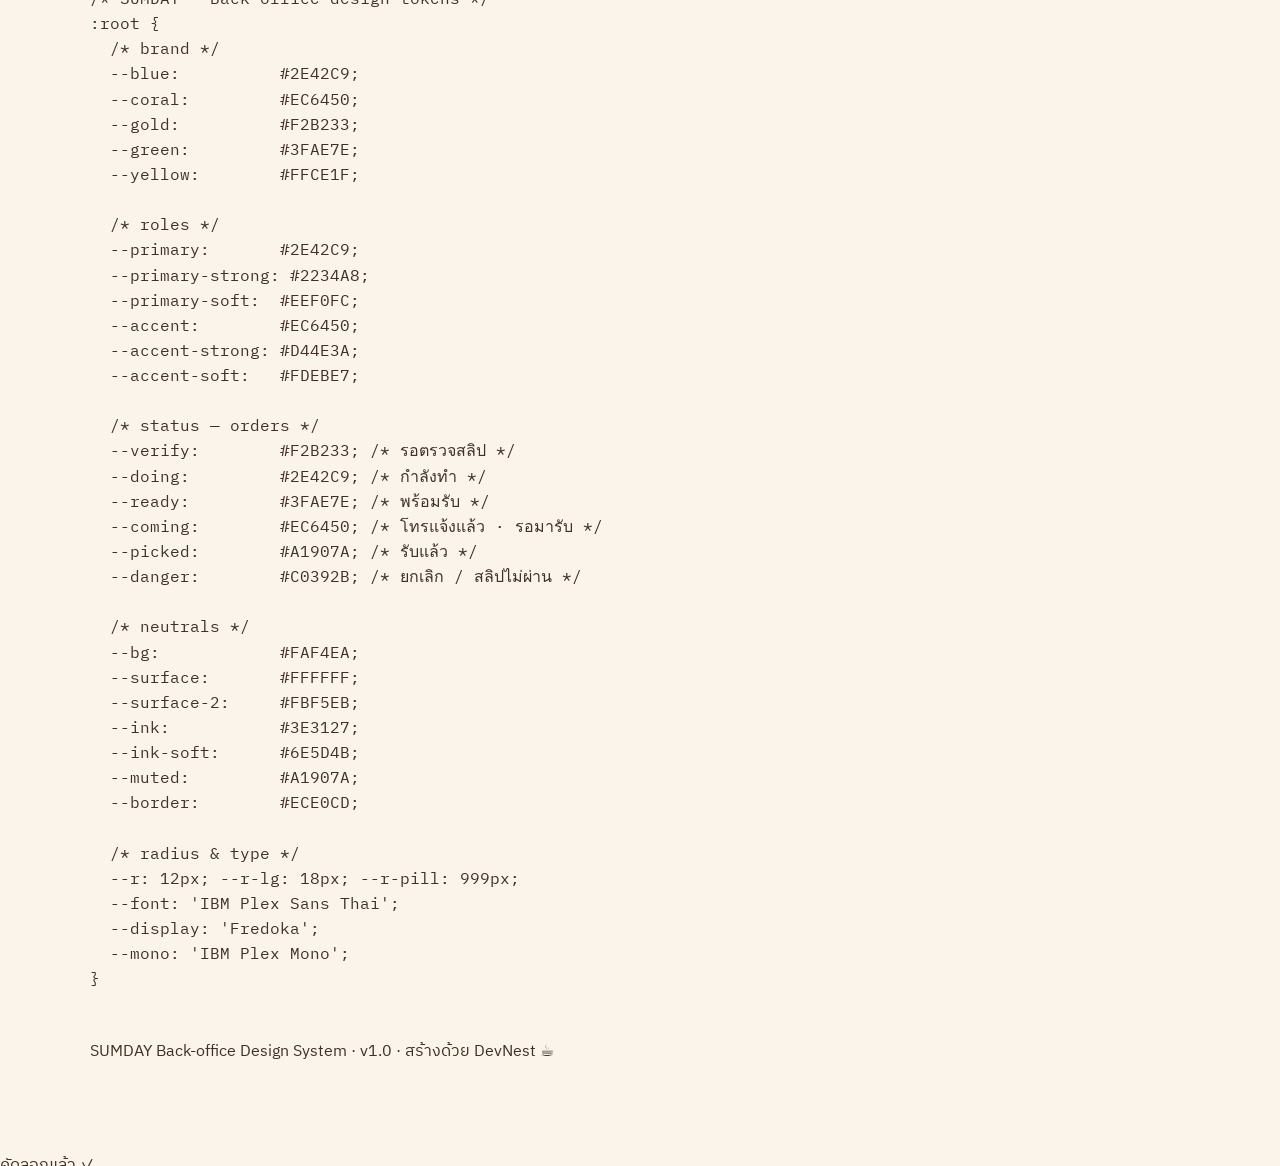
<file: examples/sumday-backoffice/design-system.html>
<!DOCTYPE html>
<html lang="th">
<head>
<meta charset="UTF-8">
<meta name="viewport" content="width=device-width, initial-scale=1.0">
<title>SUMDAY · Back-office Design System</title>
<link rel="preconnect" href="https://fonts.googleapis.com">
<link rel="preconnect" href="https://fonts.gstatic.com" crossorigin>
<link href="https://fonts.googleapis.com/css2?family=Fredoka:wght@400;500;600;700&family=IBM+Plex+Sans+Thai:wght@300;400;500;600;700&family=IBM+Plex+Mono:wght@400;500;600&display=swap" rel="stylesheet">
<style>
/* =========================================================
   SUMDAY — Back-office Design System
   Single source of truth · Light theme · Thai-first
   ========================================================= */
:root{
  /* ---- Brand palette (เหมือนหน้าร้าน coffee-landing) ---- */
  --blue:#2E42C9;      /* SUMDAY Blue  */
  --coral:#EC6450;     /* Coral Red    */
  --gold:#F2B233;      /* Honey Gold   */
  --green:#3FAE7E;     /* Matcha Green */
  --yellow:#FFCE1F;    /* Sunny Yellow */

  /* ---- Semantic roles ---- */
  --primary:#2E42C9;          /* main action — accept / confirm */
  --primary-strong:#2234A8;   /* hover / pressed */
  --primary-soft:#EEF0FC;     /* tinted surface */
  --on-primary:#FFFFFF;

  --accent:#EC6450;           /* secondary highlight */
  --accent-strong:#D44E3A;
  --accent-soft:#FDEBE7;

  /* ---- Status (orders) ---- */
  --verify:#F2B233;   --verify-soft:#FDF3DC;  --verify-ink:#8A5A00;  /* รอตรวจสลิป */
  --doing:#2E42C9;    --doing-soft:#EEF0FC;   --doing-ink:#2234A8;   /* กำลังทำ */
  --ready:#3FAE7E;    --ready-soft:#E3F4EC;   --ready-ink:#1F6B4A;   /* พร้อมรับ */
  --coming:#EC6450;   --coming-soft:#FDEBE7;  --coming-ink:#A8392A;  /* โทรแจ้งแล้ว · รอมารับ */
  --picked:#A1907A;   --picked-soft:#F2ECE3;  --picked-ink:#6E5D4B;  /* รับแล้ว */
  --danger:#C0392B;   --danger-soft:#FBE4E1;  --danger-ink:#8E2A20;  /* ยกเลิก / สลิปไม่ผ่าน */

  /* ---- Neutrals (ครีมอุ่น) ---- */
  --bg:#FAF4EA;
  --surface:#FFFFFF;
  --surface-2:#FBF5EB;
  --ink:#3E3127;
  --ink-soft:#6E5D4B;
  --muted:#A1907A;
  --border:#ECE0CD;
  --border-2:#E0D1B8;

  /* ---- Scales ---- */
  --r-sm:8px; --r:12px; --r-lg:18px; --r-xl:26px; --r-pill:999px;
  --sp-1:4px; --sp-2:8px; --sp-3:12px; --sp-4:16px; --sp-5:24px; --sp-6:32px; --sp-7:48px;
  --sh-sm:0 4px 16px rgba(86,62,38,.07);
  --sh:0 10px 28px rgba(86,62,38,.11);
  --sh-lg:0 16px 44px rgba(86,62,38,.16);

  --font:'IBM Plex Sans Thai','Segoe UI',system-ui,sans-serif;
  --display:'Fredoka','IBM Plex Sans Thai',sans-serif;
  --mono:'IBM Plex Mono',ui-monospace,Menlo,monospace;
}

*{margin:0;padding:0;box-sizing:border-box;}
html{scroll-behavior:smooth;}
body{font-family:var(--font);background:var(--bg);color:var(--ink);line-height:1.55;
  -webkit-font-smoothing:antialiased;}
button{font-family:inherit;cursor:pointer;border:none;background:none;color:inherit;}
input,select,textarea{font-family:inherit;}
h1,h2,h3,.t-display,.t-h1,.t-h2,.t-h3{font-family:var(--display);}
code,.mono{font-family:var(--mono);}
a{color:inherit;}
::-webkit-scrollbar{width:10px;height:10px;}
::-webkit-scrollbar-thumb{background:#DDCDB4;border-radius:6px;}
::-webkit-scrollbar-thumb:hover{background:#CDB898;}

/* ---------- top bar ---------- */
.topbar{position:sticky;top:0;z-index:50;display:flex;align-items:center;gap:14px;
  padding:14px clamp(16px,4vw,40px);background:rgba(250,244,234,.86);backdrop-filter:blur(12px);
  border-bottom:1px solid var(--border);}
.brand{display:flex;align-items:center;gap:11px;}
.brand .mark{height:44px;width:auto;padding:3px 8px;border-radius:11px;background:var(--yellow);box-shadow:var(--sh-sm);}
.brand b{font-size:17px;font-weight:700;letter-spacing:.01em;line-height:1.1;}
.brand small{display:block;font-size:11.5px;color:var(--muted);font-weight:500;letter-spacing:.02em;}
.tb-spacer{flex:1;}
.tb-nav{display:flex;gap:6px;flex-wrap:wrap;}
.tb-nav a{font-size:13px;font-weight:600;color:var(--ink-soft);padding:7px 13px;border-radius:var(--r-pill);
  transition:all .15s;text-decoration:none;}
.tb-nav a:hover{background:var(--surface-2);color:var(--ink);}
@media(max-width:880px){.tb-nav{display:none;}}

/* ---------- layout ---------- */
.wrap{max-width:1180px;margin:0 auto;padding:clamp(20px,4vw,52px) clamp(16px,4vw,40px) 90px;}

.hero{padding:clamp(28px,5vw,56px);border-radius:var(--r-xl);position:relative;overflow:hidden;
  background:linear-gradient(135deg,#FFF6D6 0%,#EEF0FC 100%);border:1px solid var(--border);margin-bottom:var(--sp-7);}
.hero::after{content:"";position:absolute;right:-60px;top:-60px;width:260px;height:260px;border-radius:50%;
  background:radial-gradient(circle,rgba(255,206,31,.45),transparent 70%);}
.hero .eyebrow{font-size:12.5px;font-weight:700;letter-spacing:.16em;text-transform:uppercase;color:var(--accent-strong);}
.hero h1{font-size:clamp(28px,5vw,46px);font-weight:700;line-height:1.08;margin:10px 0 12px;max-width:16ch;}
.hero p{font-size:clamp(15px,1.6vw,17px);color:var(--ink-soft);max-width:62ch;}
.hero .meta{display:flex;gap:10px;flex-wrap:wrap;margin-top:22px;}
.hero .pill{display:inline-flex;align-items:center;gap:7px;background:var(--surface);border:1px solid var(--border);
  padding:8px 15px;border-radius:var(--r-pill);font-size:13px;font-weight:600;box-shadow:var(--sh-sm);}
.hero .pill i{width:13px;height:13px;border-radius:50%;display:block;}

/* ---------- section ---------- */
section{margin-bottom:var(--sp-7);scroll-margin-top:80px;}
.sec-head{display:flex;align-items:baseline;gap:12px;margin-bottom:var(--sp-5);flex-wrap:wrap;}
.sec-head .no{font-family:var(--mono);font-size:13px;font-weight:600;color:var(--accent-strong);}
.sec-head h2{font-size:clamp(20px,2.6vw,27px);font-weight:700;}
.sec-head p{flex-basis:100%;color:var(--ink-soft);font-size:14.5px;max-width:70ch;margin-top:2px;}

.card{background:var(--surface);border:1px solid var(--border);border-radius:var(--r-lg);
  padding:clamp(18px,2.4vw,26px);box-shadow:var(--sh-sm);}
.stack{display:flex;flex-direction:column;gap:var(--sp-5);}
.cap{font-size:11px;font-weight:700;letter-spacing:.1em;text-transform:uppercase;color:var(--muted);margin-bottom:13px;}

/* ---------- palette swatches ---------- */
.palette{display:grid;grid-template-columns:repeat(auto-fit,minmax(150px,1fr));gap:var(--sp-4);}
.sw{border-radius:var(--r-lg);overflow:hidden;border:1px solid var(--border);box-shadow:var(--sh-sm);background:var(--surface);}
.sw .chip{height:96px;display:flex;align-items:flex-end;padding:11px;}
.sw .chip code{font-family:var(--mono);font-size:12px;font-weight:600;background:rgba(255,255,255,.78);
  padding:3px 8px;border-radius:6px;color:#1d1d1d;}
.sw .meta{padding:11px 13px 13px;}
.sw .meta b{display:block;font-size:14px;font-weight:600;}
.sw .meta span{font-size:12px;color:var(--muted);}

/* token grid */
.tok-grid{display:grid;grid-template-columns:repeat(auto-fill,minmax(168px,1fr));gap:var(--sp-3);}
.tok{display:flex;align-items:center;gap:11px;padding:9px;border:1px solid var(--border);border-radius:var(--r);background:var(--surface);}
.tok .dot{width:34px;height:34px;border-radius:9px;border:1px solid rgba(0,0,0,.06);flex:0 0 auto;}
.tok .t b{display:block;font-family:var(--mono);font-size:12px;font-weight:600;}
.tok .t span{font-size:11px;color:var(--muted);}

/* ---------- typography sample ---------- */
.type-row{display:flex;align-items:baseline;gap:18px;padding:13px 0;border-bottom:1px dashed var(--border);flex-wrap:wrap;}
.type-row:last-child{border-bottom:none;}
.type-row .lbl{flex:0 0 130px;font-family:var(--mono);font-size:12px;color:var(--muted);}
.t-display{font-size:40px;font-weight:700;line-height:1.05;}
.t-h1{font-size:30px;font-weight:700;}
.t-h2{font-size:23px;font-weight:600;}
.t-h3{font-size:18px;font-weight:600;}
.t-body{font-size:16px;font-weight:400;}
.t-sm{font-size:14px;font-weight:400;color:var(--ink-soft);}
.t-cap{font-size:12px;font-weight:500;color:var(--muted);letter-spacing:.02em;}

/* weights */
.weights{display:flex;gap:22px;flex-wrap:wrap;margin-top:18px;}
.weights div{font-size:21px;}
.weights span{display:block;font-size:11px;font-family:var(--mono);color:var(--muted);font-weight:400;}

/* ---------- spacing / radius ---------- */
.scale-row{display:flex;align-items:center;gap:16px;flex-wrap:wrap;}
.scale-row .box{display:flex;flex-direction:column;align-items:center;gap:7px;}
.scale-row .box i{background:var(--accent-soft);border:1px solid var(--accent);display:block;border-radius:4px;}
.scale-row .box code{font-family:var(--mono);font-size:11px;color:var(--muted);}
.radius-row{display:flex;gap:18px;flex-wrap:wrap;}
.radius-row .rb{width:84px;height:84px;background:var(--primary-soft);border:1.5px solid var(--primary);
  display:grid;place-items:end center;padding-bottom:7px;}
.radius-row .rb code{font-family:var(--mono);font-size:11px;color:var(--ready-ink);background:#fff;padding:1px 6px;border-radius:5px;}
.elev-row{display:flex;gap:22px;flex-wrap:wrap;}
.elev-row .eb{width:140px;height:90px;background:var(--surface);border-radius:var(--r);display:grid;place-items:center;
  font-family:var(--mono);font-size:12px;color:var(--muted);}

/* ---------- buttons ---------- */
.btn{display:inline-flex;align-items:center;justify-content:center;gap:8px;font-weight:600;font-size:15px;
  padding:11px 22px;border-radius:var(--r-pill);transition:transform .14s,box-shadow .14s,background .14s,border-color .14s;
  white-space:nowrap;line-height:1.2;}
.btn:active{transform:translateY(1px);}
.btn-primary{background:var(--primary);color:#fff;box-shadow:0 6px 16px rgba(46,66,201,.28);}
.btn-primary:hover{background:var(--primary-strong);}
.btn-accent{background:var(--accent);color:#fff;box-shadow:0 6px 16px rgba(236,100,80,.28);}
.btn-accent:hover{background:var(--accent-strong);}
.btn-ghost{background:var(--surface);color:var(--ink);border:1.5px solid var(--border-2);}
.btn-ghost:hover{border-color:var(--ink-soft);background:var(--surface-2);}
.btn-soft{background:var(--primary-soft);color:var(--ready-ink);}
.btn-soft:hover{background:#E0E4FA;}
.btn-danger{background:var(--surface);color:var(--danger-ink);border:1.5px solid var(--danger);}
.btn-danger:hover{background:var(--danger);color:#fff;}
.btn:disabled{opacity:.45;cursor:not-allowed;transform:none;box-shadow:none;}
.btn-sm{padding:8px 15px;font-size:13.5px;}
.btn-lg{padding:14px 30px;font-size:16.5px;}
.btn-icon{width:42px;height:42px;padding:0;border-radius:50%;}
.btn-row{display:flex;flex-wrap:wrap;gap:13px;align-items:center;}

/* ---------- badges / status ---------- */
.badge{display:inline-flex;align-items:center;gap:6px;font-weight:600;font-size:13px;
  padding:5px 12px;border-radius:var(--r-pill);line-height:1.3;}
.badge::before{content:"";width:7px;height:7px;border-radius:50%;background:currentColor;}
.badge.verify{background:var(--verify-soft);color:var(--verify-ink);}
.badge.doing{background:var(--doing-soft);color:var(--doing-ink);}
.badge.ready{background:var(--ready-soft);color:var(--ready-ink);}
.badge.coming{background:var(--coming-soft);color:var(--coming-ink);}
.badge.picked{background:var(--picked-soft);color:var(--picked-ink);}
.badge.cancel{background:var(--danger-soft);color:var(--danger-ink);}
.badge.solid-verify{background:var(--verify);color:#fff;}
.badge.solid-doing{background:var(--doing);color:#fff;}
.badge.solid-ready{background:var(--ready);color:#fff;}
.badge.solid-coming{background:var(--coming);color:#fff;}
.badge.solid-picked{background:var(--picked);color:#fff;}
.badge.solid-cancel{background:var(--danger);color:#fff;}
.badge-row{display:flex;gap:11px;flex-wrap:wrap;align-items:center;}

/* ---------- form controls ---------- */
.form-grid{display:grid;grid-template-columns:repeat(auto-fit,minmax(220px,1fr));gap:var(--sp-4);}
.field label{display:block;font-size:13px;font-weight:600;margin-bottom:6px;color:var(--ink-soft);}
.input,.select,.textarea{width:100%;padding:11px 14px;border:1.5px solid var(--border-2);border-radius:var(--r);
  background:var(--surface);font-size:14.5px;color:var(--ink);transition:border-color .15s,box-shadow .15s;}
.input:focus,.select:focus,.textarea:focus{outline:none;border-color:var(--primary);box-shadow:0 0 0 4px var(--primary-soft);}
.textarea{resize:vertical;min-height:88px;}
.search{position:relative;}
.search .ic{position:absolute;left:13px;top:50%;transform:translateY(-50%);color:var(--muted);font-size:16px;}
.search .input{padding-left:38px;}

/* toggle */
.toggle{position:relative;width:46px;height:26px;border-radius:var(--r-pill);background:var(--border-2);
  transition:background .18s;flex:0 0 auto;}
.toggle::after{content:"";position:absolute;top:3px;left:3px;width:20px;height:20px;border-radius:50%;background:#fff;
  box-shadow:var(--sh-sm);transition:left .18s;}
.toggle.on{background:var(--primary);}
.toggle.on::after{left:23px;}
.switch-row{display:flex;align-items:center;gap:11px;font-size:14px;}

/* check / radio */
.opt{display:flex;align-items:center;gap:9px;font-size:14.5px;cursor:pointer;}
.opt .cb{width:21px;height:21px;border-radius:6px;border:1.5px solid var(--border-2);display:grid;place-items:center;
  color:#fff;font-size:13px;transition:all .15s;}
.opt.on .cb{background:var(--primary);border-color:var(--primary);}
.opt .rd{width:21px;height:21px;border-radius:50%;border:1.5px solid var(--border-2);display:grid;place-items:center;transition:all .15s;}
.opt.on .rd{border-color:var(--primary);}
.opt.on .rd::after{content:"";width:11px;height:11px;border-radius:50%;background:var(--primary);}

/* ---------- order card (hero component) ---------- */
.orders{display:grid;grid-template-columns:repeat(auto-fill,minmax(300px,1fr));gap:var(--sp-4);}
.order{background:var(--surface);border:1px solid var(--border);border-radius:var(--r-lg);overflow:hidden;
  box-shadow:var(--sh-sm);display:flex;flex-direction:column;transition:transform .18s,box-shadow .18s;}
.order:hover{transform:translateY(-3px);box-shadow:var(--sh);}
.order .oh{display:flex;align-items:center;justify-content:space-between;gap:10px;padding:15px 17px;
  border-bottom:1px solid var(--border);}
.order .oh .no{font-family:var(--mono);font-weight:600;font-size:16px;}
.order .oh .time{font-size:12.5px;color:var(--muted);display:flex;align-items:center;gap:5px;}
.order .ob{padding:15px 17px;flex:1;}
.order .cust{display:flex;align-items:center;gap:10px;margin-bottom:13px;}
.order .cust .av{width:36px;height:36px;border-radius:50%;background:var(--accent-soft);color:var(--accent-strong);
  display:grid;place-items:center;font-weight:700;font-size:15px;flex:0 0 auto;}
.order .cust b{font-size:14.5px;}
.order .cust span{display:block;font-size:12px;color:var(--muted);}
.order .items{list-style:none;display:flex;flex-direction:column;gap:7px;}
.order .items li{display:flex;justify-content:space-between;font-size:14px;gap:10px;}
.order .items li .q{color:var(--accent-strong);font-weight:600;font-family:var(--mono);}
.order .items li .nm{flex:1;}
.order .items li .pr{color:var(--ink-soft);font-family:var(--mono);}
.order .of{padding:14px 17px;border-top:1px solid var(--border);background:var(--surface-2);
  display:flex;align-items:center;justify-content:space-between;gap:12px;}
.order .of .total{font-size:13px;color:var(--ink-soft);}
.order .of .total b{display:block;font-size:20px;font-family:var(--mono);font-weight:600;color:var(--ink);}
.order .of .acts{display:flex;gap:8px;}

/* ---------- table ---------- */
.table-wrap{overflow-x:auto;border:1px solid var(--border);border-radius:var(--r-lg);}
table{width:100%;border-collapse:collapse;min-width:620px;}
thead th{text-align:left;font-size:12px;font-weight:700;letter-spacing:.04em;text-transform:uppercase;
  color:var(--muted);padding:13px 16px;background:var(--surface-2);border-bottom:1px solid var(--border);white-space:nowrap;}
tbody td{padding:13px 16px;border-bottom:1px solid var(--border);font-size:14px;vertical-align:middle;}
tbody tr:last-child td{border-bottom:none;}
tbody tr:hover{background:var(--surface-2);}
td .mono{font-family:var(--mono);font-weight:600;}
.row-act{display:flex;gap:7px;}

/* ---------- tabs / filter chips ---------- */
.tabs{display:flex;gap:9px;flex-wrap:wrap;}
.tab{display:inline-flex;align-items:center;gap:7px;font-weight:600;font-size:14px;padding:8px 16px;
  border-radius:var(--r-pill);background:var(--surface);border:1px solid var(--border);color:var(--ink-soft);transition:all .15s;}
.tab:hover{border-color:var(--border-2);color:var(--ink);}
.tab.active{background:var(--primary);color:#fff;border-color:var(--primary);box-shadow:0 5px 14px rgba(46,66,201,.24);}
.tab .ct{font-family:var(--mono);font-size:12px;background:rgba(62,49,39,.08);padding:1px 7px;border-radius:var(--r-pill);}
.tab.active .ct{background:rgba(255,255,255,.25);}

/* ---------- stat cards ---------- */
.stats{display:grid;grid-template-columns:repeat(auto-fit,minmax(190px,1fr));gap:var(--sp-4);}
.stat{background:var(--surface);border:1px solid var(--border);border-radius:var(--r-lg);padding:18px 20px;box-shadow:var(--sh-sm);}
.stat .ic{width:42px;height:42px;border-radius:12px;display:grid;place-items:center;font-size:21px;margin-bottom:13px;}
.stat .lbl{font-size:13px;color:var(--muted);font-weight:500;}
.stat .val{font-size:29px;font-weight:700;font-family:var(--mono);line-height:1.1;margin-top:2px;}
.stat .trend{font-size:12.5px;font-weight:600;margin-top:6px;}
.trend.up{color:var(--ready-ink);} .trend.down{color:var(--danger-ink);}

/* ---------- alert ---------- */
.alert{display:flex;gap:12px;padding:14px 16px;border-radius:var(--r);border:1px solid;align-items:flex-start;}
.alert .ic{font-size:18px;flex:0 0 auto;line-height:1.4;}
.alert b{font-weight:600;}
.alert p{font-size:13.5px;margin-top:1px;}
.alert.a-success{background:var(--ready-soft);border-color:#BFE3D1;color:var(--ready-ink);}
.alert.a-warn{background:var(--verify-soft);border-color:#F5DDA6;color:var(--verify-ink);}
.alert.a-info{background:var(--doing-soft);border-color:#CDD3F5;color:var(--doing-ink);}
.alert.a-danger{background:var(--danger-soft);border-color:#F2C3BC;color:var(--danger-ink);}

/* ---------- app shell preview ---------- */
.shell{border:1px solid var(--border);border-radius:var(--r-lg);overflow:hidden;display:grid;
  grid-template-columns:230px 1fr;min-height:420px;box-shadow:var(--sh);}
@media(max-width:680px){.shell{grid-template-columns:1fr;}.shell .side{background:var(--surface);border-right:1px solid var(--border);color:var(--ink-soft);padding:16px 14px;display:flex;flex-direction:column;gap:5px;}
.shell .side .lg{display:flex;align-items:center;gap:10px;padding:8px 12px;margin-bottom:8px;background:var(--yellow);border-radius:14px;}
.shell .side .lg .mark{height:38px;width:auto;}
.shell .side .lg b{font-family:var(--display);font-size:15px;color:var(--ink);}
.shell .side a{display:flex;align-items:center;gap:11px;padding:10px 12px;border-radius:10px;font-size:14px;font-weight:500;
  color:var(--ink-soft);text-decoration:none;transition:all .14s;}
.shell .side a:hover{background:var(--surface-2);color:var(--ink);}
.shell .side a.on{background:var(--primary);color:#fff;font-weight:600;}
.shell .side a .ico{font-size:17px;}
.shell .side a .pin{margin-left:auto;font-family:var(--mono);font-size:11px;background:var(--accent);color:#fff;
  padding:1px 8px;border-radius:var(--r-pill);}
.shell .main{background:var(--bg);padding:22px;}
.shell .main .mh{display:flex;align-items:center;justify-content:space-between;gap:14px;margin-bottom:18px;flex-wrap:wrap;}
.shell .main .mh h3{font-size:20px;font-weight:700;}
.shell .main .mh .who{display:flex;align-items:center;gap:9px;font-size:13.5px;font-weight:600;}
.shell .main .mh .who .av{width:34px;height:34px;border-radius:50%;background:var(--accent-soft);color:var(--accent-strong);
  display:grid;place-items:center;font-weight:700;}

/* ---------- tokens export ---------- */
.codebox{background:#2B211A;border-radius:var(--r-lg);overflow:hidden;border:1px solid #3A2D23;}
.codebox .ch{display:flex;align-items:center;gap:10px;padding:12px 16px;border-bottom:1px solid #43352A;}
.codebox .ch .t{font-size:13px;font-weight:600;color:#F3E7D6;flex:1;}
.codebox .ch .copy{font-size:12.5px;font-weight:600;color:#C9B79F;background:#362A21;border:1px solid #4A3B2F;
  padding:6px 13px;border-radius:8px;transition:all .15s;}
.codebox .ch .copy:hover{color:#fff;border-color:var(--yellow);}
.codebox pre{margin:0;padding:18px;overflow:auto;max-height:440px;}
.codebox code{font-family:var(--mono);font-size:12.5px;line-height:1.75;color:#F3E7D6;white-space:pre;}
.codebox .c{color:#9C8A74;} .codebox .v{color:#FFCE1F;} .codebox .p{color:#9FB0FF;}

/* toast */
.toast{position:fixed;bottom:26px;left:50%;transform:translateX(-50%) translateY(18px);background:var(--ink);color:#fff;
  padding:12px 22px;border-radius:var(--r-pill);font-weight:600;font-size:14px;box-shadow:var(--sh-lg);
  opacity:0;pointer-events:none;transition:all .25s;z-index:100;}
.toast.show{opacity:1;transform:translateX(-50%) translateY(0);}

.foot{text-align:center;color:var(--muted);font-size:13px;padding-top:30px;border-top:1px solid var(--border);}
</style>
</head>
<body>

<!-- ===== TOP BAR ===== -->
<div class="topbar">
  <div class="brand">
    <img class="mark" src="../../img/logo/logo-transparent.png" alt="SUMDAY">
    <div><b>SUMDAY</b><small>Back-office · Design System</small></div>
  </div>
  <div class="tb-spacer"></div>
  <nav class="tb-nav">
    <a href="#palette">สี</a>
    <a href="#type">ตัวอักษร</a>
    <a href="#scales">สเกล</a>
    <a href="#buttons">ปุ่ม</a>
    <a href="#status">สถานะ</a>
    <a href="#forms">ฟอร์ม</a>
    <a href="#orders">ออเดอร์</a>
    <a href="#shell">หน้าจอ</a>
    <a href="#tokens">Tokens</a>
  </nav>
</div>

<div class="wrap">

  <!-- ===== HERO ===== -->
  <header class="hero">
    <div class="eyebrow">Design System · v1.0</div>
    <h1>ระบบหลังบ้านรับออเดอร์ SUMDAY</h1>
    <p>รากฐานและคอมโพเนนต์ทั้งหมดสำหรับหน้าจอจัดการออเดอร์ — ตรวจสลิปออเดอร์ที่ลูกค้าสั่งจากหน้าร้าน
       อัปเดตสถานะจนลูกค้ารับเครื่องดื่ม ใช้ธีมเดียวกับหน้าร้าน ทุกชิ้นวาดจาก <b>design token ชุดเดียวกัน</b> แก้ที่เดียวเปลี่ยนทั้งระบบ</p>
    <div class="meta">
      <span class="pill"><i style="background:var(--primary)"></i> Primary · SUMDAY Blue</span>
      <span class="pill"><i style="background:var(--accent)"></i> Accent · Coral</span>
      <span class="pill">☀️ Light theme</span>
      <span class="pill">🇹🇭 IBM Plex Sans Thai + Fredoka</span>
    </div>
  </header>

  <!-- ===== 01 PALETTE ===== -->
  <section id="palette">
    <div class="sec-head">
      <span class="no">01</span><h2>Brand Palette</h2>
      <p>5 สีหลักชุดเดียวกับหน้าร้าน SUMDAY — น้ำเงินสด แดงคอรัล ทอง เขียว เหลือง บนพื้นครีมอุ่น สนุก เป็นมิตร และจำแบรนด์ได้ทันที</p>
    </div>
    <div class="palette">
      <div class="sw"><div class="chip" style="background:#2E42C9"><code>#2E42C9</code></div><div class="meta"><b>SUMDAY Blue · น้ำเงิน</b><span>Primary · แอคชันหลัก / กำลังทำ</span></div></div>
      <div class="sw"><div class="chip" style="background:#EC6450"><code>#EC6450</code></div><div class="meta"><b>Coral Red · แดงคอรัล</b><span>Accent · ป้าย/ไฮไลต์ · โทรแจ้ง</span></div></div>
      <div class="sw"><div class="chip" style="background:#F2B233"><code>#F2B233</code></div><div class="meta"><b>Honey Gold · ทองน้ำผึ้ง</b><span>รอตรวจสลิป · เตือน</span></div></div>
      <div class="sw"><div class="chip" style="background:#3FAE7E"><code>#3FAE7E</code></div><div class="meta"><b>Matcha Green · เขียวมัทฉะ</b><span>พร้อมรับ · สำเร็จ · สวิตช์เปิด</span></div></div>
      <div class="sw"><div class="chip" style="background:#FFCE1F"><code>#FFCE1F</code></div><div class="meta"><b>Sunny Yellow · เหลืองสด</b><span>พื้นโลโก้ · แถบแบรนด์</span></div></div>
    </div>
  </section>

  <!-- ===== 02 SEMANTIC TOKENS ===== -->
  <section id="semantic">
    <div class="sec-head">
      <span class="no">02</span><h2>Color Tokens</h2>
      <p>สีเชิงความหมายที่ derive จากพาเลต + เติมสีแดงอุ่นให้กลมกลืน ใช้ผ่าน <code>var(--token)</code> เสมอ ห้ามใส่ค่าสีดิบในคอมโพเนนต์</p>
    </div>
    <div class="stack">
      <div class="card">
        <div class="cap">Roles · บทบาทหลัก</div>
        <div class="tok-grid">
          <div class="tok"><span class="dot" style="background:var(--primary)"></span><div class="t"><b>--primary</b><span>#2E42C9</span></div></div>
          <div class="tok"><span class="dot" style="background:var(--primary-strong)"></span><div class="t"><b>--primary-strong</b><span>#2234A8</span></div></div>
          <div class="tok"><span class="dot" style="background:var(--primary-soft)"></span><div class="t"><b>--primary-soft</b><span>#EEF0FC</span></div></div>
          <div class="tok"><span class="dot" style="background:var(--accent)"></span><div class="t"><b>--accent</b><span>#EC6450</span></div></div>
          <div class="tok"><span class="dot" style="background:var(--accent-strong)"></span><div class="t"><b>--accent-strong</b><span>#D44E3A</span></div></div>
          <div class="tok"><span class="dot" style="background:var(--accent-soft)"></span><div class="t"><b>--accent-soft</b><span>#FDEBE7</span></div></div>
        </div>
      </div>
      <div class="card">
        <div class="cap">Status · สถานะออเดอร์</div>
        <div class="tok-grid">
          <div class="tok"><span class="dot" style="background:var(--verify)"></span><div class="t"><b>--verify</b><span>รอตรวจสลิป · #F2B233</span></div></div>
          <div class="tok"><span class="dot" style="background:var(--doing)"></span><div class="t"><b>--doing</b><span>กำลังทำ · #2E42C9</span></div></div>
          <div class="tok"><span class="dot" style="background:var(--ready)"></span><div class="t"><b>--ready</b><span>พร้อมรับ · #3FAE7E</span></div></div>
          <div class="tok"><span class="dot" style="background:var(--coming)"></span><div class="t"><b>--coming</b><span>โทรแจ้งแล้ว·รอมารับ · #EC6450</span></div></div>
          <div class="tok"><span class="dot" style="background:var(--picked)"></span><div class="t"><b>--picked</b><span>รับแล้ว · #A1907A</span></div></div>
          <div class="tok"><span class="dot" style="background:var(--danger)"></span><div class="t"><b>--danger</b><span>ยกเลิก/สลิปไม่ผ่าน · #C0392B</span></div></div>
        </div>
      </div>
      <div class="card">
        <div class="cap">Neutrals · พื้น & ตัวอักษร</div>
        <div class="tok-grid">
          <div class="tok"><span class="dot" style="background:var(--bg)"></span><div class="t"><b>--bg</b><span>#FAF4EA</span></div></div>
          <div class="tok"><span class="dot" style="background:var(--surface)"></span><div class="t"><b>--surface</b><span>#FFFFFF</span></div></div>
          <div class="tok"><span class="dot" style="background:var(--surface-2)"></span><div class="t"><b>--surface-2</b><span>#FBF5EB</span></div></div>
          <div class="tok"><span class="dot" style="background:var(--ink)"></span><div class="t"><b>--ink</b><span>#3E3127</span></div></div>
          <div class="tok"><span class="dot" style="background:var(--ink-soft)"></span><div class="t"><b>--ink-soft</b><span>#6E5D4B</span></div></div>
          <div class="tok"><span class="dot" style="background:var(--border)"></span><div class="t"><b>--border</b><span>#ECE0CD</span></div></div>
        </div>
      </div>
    </div>
  </section>

  <!-- ===== 03 TYPOGRAPHY ===== -->
  <section id="type">
    <div class="sec-head">
      <span class="no">03</span><h2>Typography</h2>
      <p>หัวข้อใช้ <b>Fredoka</b> (เหมือนหน้าร้าน) · เนื้อหาใช้ <b>IBM Plex Sans Thai</b> อ่านง่ายทั้งไทย–อังกฤษ · ตัวเลข/รหัสออเดอร์ใช้ <b>IBM Plex Mono</b></p>
    </div>
    <div class="card">
      <div class="type-row"><span class="lbl">Display · 40/700</span><span class="t-display">ออเดอร์วันนี้</span></div>
      <div class="type-row"><span class="lbl">H1 · 30/700</span><span class="t-h1">ออเดอร์รอตรวจสลิป</span></div>
      <div class="type-row"><span class="lbl">H2 · 23/600</span><span class="t-h2">รายละเอียดออเดอร์ #SD-1042</span></div>
      <div class="type-row"><span class="lbl">H3 · 18/600</span><span class="t-h3">ข้อมูลลูกค้า</span></div>
      <div class="type-row"><span class="lbl">Body · 16/400</span><span class="t-body">ลูกค้าสั่งกาแฟเย็น 2 แก้ว และขนมปัง 1 ชิ้น โปรดยืนยันก่อนเริ่มทำ</span></div>
      <div class="type-row"><span class="lbl">Small · 14/400</span><span class="t-sm">อัปเดตล่าสุดเมื่อ 2 นาทีที่แล้ว</span></div>
      <div class="type-row"><span class="lbl">Caption · 12/500</span><span class="t-cap">ORDER ID · 2026-06-25</span></div>
      <div class="weights">
        <div style="font-weight:300">Aa กขค<span>300 Light</span></div>
        <div style="font-weight:400">Aa กขค<span>400 Regular</span></div>
        <div style="font-weight:500">Aa กขค<span>500 Medium</span></div>
        <div style="font-weight:600">Aa กขค<span>600 SemiBold</span></div>
        <div style="font-weight:700">Aa กขค<span>700 Bold</span></div>
      </div>
    </div>
  </section>

  <!-- ===== 04 SCALES ===== -->
  <section id="scales">
    <div class="sec-head">
      <span class="no">04</span><h2>Spacing · Radius · Elevation</h2>
      <p>สเกลคงที่เพื่อให้ระยะห่าง มุมโค้ง และเงา สม่ำเสมอกันทั้งระบบ</p>
    </div>
    <div class="stack">
      <div class="card">
        <div class="cap">Spacing scale (4px base)</div>
        <div class="scale-row">
          <div class="box"><i style="width:4px;height:30px"></i><code>4</code></div>
          <div class="box"><i style="width:8px;height:30px"></i><code>8</code></div>
          <div class="box"><i style="width:12px;height:30px"></i><code>12</code></div>
          <div class="box"><i style="width:16px;height:30px"></i><code>16</code></div>
          <div class="box"><i style="width:24px;height:30px"></i><code>24</code></div>
          <div class="box"><i style="width:32px;height:30px"></i><code>32</code></div>
          <div class="box"><i style="width:48px;height:30px"></i><code>48</code></div>
        </div>
      </div>
      <div class="card">
        <div class="cap">Radius</div>
        <div class="radius-row">
          <div class="rb" style="border-radius:8px"><code>8 · sm</code></div>
          <div class="rb" style="border-radius:12px"><code>12 · base</code></div>
          <div class="rb" style="border-radius:18px"><code>18 · lg</code></div>
          <div class="rb" style="border-radius:26px"><code>26 · xl</code></div>
          <div class="rb" style="border-radius:999px"><code>pill</code></div>
        </div>
      </div>
      <div class="card">
        <div class="cap">Elevation</div>
        <div class="elev-row">
          <div class="eb" style="box-shadow:var(--sh-sm)">--sh-sm</div>
          <div class="eb" style="box-shadow:var(--sh)">--sh</div>
          <div class="eb" style="box-shadow:var(--sh-lg)">--sh-lg</div>
        </div>
      </div>
    </div>
  </section>

  <!-- ===== 05 BUTTONS ===== -->
  <section id="buttons">
    <div class="sec-head">
      <span class="no">05</span><h2>Buttons</h2>
      <p>ปุ่ม Primary (เขียว) = แอคชันยืนยันหลัก เช่น "กดรับออเดอร์" · Danger ใช้กับการปฏิเสธ/ยกเลิกเท่านั้น</p>
    </div>
    <div class="card stack">
      <div>
        <div class="cap">Variants</div>
        <div class="btn-row">
          <button class="btn btn-primary">✓ กดรับออเดอร์</button>
          <button class="btn btn-accent">พิมพ์ใบเสร็จ</button>
          <button class="btn btn-soft">ดูรายละเอียด</button>
          <button class="btn btn-ghost">ย้อนกลับ</button>
          <button class="btn btn-danger">ยกเลิกออเดอร์</button>
          <button class="btn btn-primary" disabled>รับแล้ว</button>
        </div>
      </div>
      <div>
        <div class="cap">Sizes & icon</div>
        <div class="btn-row">
          <button class="btn btn-primary btn-lg">Large</button>
          <button class="btn btn-primary">Default</button>
          <button class="btn btn-primary btn-sm">Small</button>
          <button class="btn btn-ghost btn-icon" title="แก้ไข">✎</button>
          <button class="btn btn-ghost btn-icon" title="พิมพ์">🖨</button>
        </div>
      </div>
    </div>
  </section>

  <!-- ===== 06 STATUS ===== -->
  <section id="status">
    <div class="sec-head">
      <span class="no">06</span><h2>Status Badges</h2>
      <p>สถานะตามขั้นตอนจริงที่ลูกค้าทำในหน้าร้าน: <b>รอตรวจสลิป → กำลังทำ → พร้อมรับ → (เฉพาะ “ให้ติดต่อกลับ”) โทรแจ้งแล้ว·รอมารับ → รับแล้ว</b>
         · ออเดอร์ “รับเองที่ร้าน” ข้ามขั้นโทรแจ้ง · สลิปไม่ผ่าน = ยกเลิก</p>
    </div>
    <div class="card stack">
      <div>
        <div class="cap">Soft</div>
        <div class="badge-row">
          <span class="badge verify">รอตรวจสลิป</span>
          <span class="badge doing">กำลังทำ</span>
          <span class="badge ready">พร้อมรับ</span>
          <span class="badge coming">โทรแจ้งแล้ว · รอมารับ</span>
          <span class="badge picked">รับแล้ว</span>
          <span class="badge cancel">ยกเลิก</span>
        </div>
      </div>
      <div>
        <div class="cap">Solid</div>
        <div class="badge-row">
          <span class="badge solid-verify">รอตรวจสลิป</span>
          <span class="badge solid-doing">กำลังทำ</span>
          <span class="badge solid-ready">พร้อมรับ</span>
          <span class="badge solid-coming">โทรแจ้งแล้ว · รอมารับ</span>
          <span class="badge solid-picked">รับแล้ว</span>
          <span class="badge solid-cancel">ยกเลิก</span>
        </div>
      </div>
      <div>
        <div class="cap">Alerts</div>
        <div class="stack" style="gap:12px">
          <div class="alert a-success"><span class="ic">✅</span><div><b>สลิป #SD-1042 ถูกต้อง</b><p>ย้ายเข้าคิว “กำลังทำ” แล้ว</p></div></div>
          <div class="alert a-warn"><span class="ic">⏳</span><div><b>มีออเดอร์ใหม่ 3 รายการรอตรวจสลิป</b><p>เช็กยอดโอนให้ตรงกับยอดสั่งซื้อก่อนเริ่มทำ</p></div></div>
          <div class="alert a-info"><span class="ic">ℹ️</span><div><b>ออเดอร์ #SD-1039 กำลังทำอยู่</b><p>เหลืออีก 1 แก้วก่อนทำเสร็จทั้งบิล</p></div></div>
          <div class="alert a-danger"><span class="ic">⚠️</span><div><b>สลิป #SD-1035 ไม่ผ่าน</b><p>ยอดโอนไม่ตรง — โทรแจ้งลูกค้าแล้วยกเลิกออเดอร์</p></div></div>
        </div>
      </div>
    </div>
  </section>

  <!-- ===== 07 FORMS ===== -->
  <section id="forms">
    <div class="sec-head">
      <span class="no">07</span><h2>Form Controls</h2>
      <p>อินพุตสำหรับค้นหาออเดอร์ ตั้งค่าร้าน และจัดการสถานะ · โฟกัสใช้ ring สีเขียวจาก primary</p>
    </div>
    <div class="card stack">
      <div class="search" style="max-width:420px">
        <span class="ic">🔍</span>
        <input class="input" placeholder="ค้นหาเลขออเดอร์ หรือชื่อลูกค้า…">
      </div>
      <div class="form-grid">
        <div class="field"><label>ชื่อลูกค้า</label><input class="input" value="คุณอริสา"></div>
        <div class="field"><label>เบอร์โทร</label><input class="input" placeholder="08x-xxx-xxxx"></div>
        <div class="field"><label>ช่องทางรับ</label>
          <select class="select"><option>รับเองที่ร้าน</option><option>ให้ติดต่อกลับ</option></select>
        </div>
      </div>
      <div class="field"><label>หมายเหตุถึงร้าน</label><textarea class="textarea" placeholder="เช่น หวานน้อยทุกแก้ว / ขอหลอดเพิ่ม"></textarea></div>
      <div style="display:flex;gap:26px;flex-wrap:wrap;align-items:center">
        <div class="switch-row"><span class="toggle on" data-toggle></span> ข้ามขั้นตรวจสลิป</div>
        <div class="opt on" data-opt><span class="cb">✓</span> พิมพ์ใบเสร็จทันที</div>
        <div class="opt" data-opt><span class="cb"></span> แจ้งเตือนทาง SMS</div>
        <div class="opt on" data-opt><span class="rd"></span> ร้านสาขาสีลม</div>
        <div class="opt" data-opt><span class="rd"></span> ร้านสาขาทองหล่อ</div>
      </div>
    </div>
  </section>

  <!-- ===== 08 ORDERS ===== -->
  <section id="orders">
    <div class="sec-head">
      <span class="no">08</span><h2>Order Cards</h2>
      <p>คอมโพเนนต์หัวใจของระบบ — แสดงออเดอร์ที่ลูกค้าสั่งจากหน้าร้าน พร้อมความหวานแต่ละแก้ว และปุ่มอัปเดตสถานะตามขั้นตอนงานจริง</p>
    </div>

    <div class="tabs" style="margin-bottom:var(--sp-4)">
      <span class="tab active">ทั้งหมด <span class="ct">12</span></span>
      <span class="tab">รอตรวจสลิป <span class="ct">3</span></span>
      <span class="tab">กำลังทำ <span class="ct">5</span></span>
      <span class="tab">พร้อมรับ <span class="ct">4</span></span>
    </div>

    <div class="orders">
      <!-- waiting -->
      <article class="order">
        <div class="oh"><span class="no">#SD-1042</span><span class="badge verify">รอตรวจสลิป</span></div>
        <div class="ob">
          <div class="cust"><span class="av">อ</span><div><b>คุณอริสา</b><span>🏃 รับเองที่ร้าน · 2 นาทีที่แล้ว</span></div></div>
          <ul class="items">
            <li><span class="q">2×</span><span class="nm">อเมริกาโน่ · หวาน 50%</span><span class="pr">110</span></li>
            <li><span class="q">1×</span><span class="nm">ชาไทย · หวาน 100%</span><span class="pr">60</span></li>
          </ul>
        </div>
        <div class="of"><div class="total">รวม<b>฿170</b></div>
          <div class="acts"><button class="btn btn-danger btn-sm">สลิปไม่ผ่าน</button><button class="btn btn-primary btn-sm">✓ สลิปถูกต้อง</button></div>
        </div>
      </article>

      <!-- doing -->
      <article class="order">
        <div class="oh"><span class="no">#SD-1039</span><span class="badge doing">กำลังทำ</span></div>
        <div class="ob">
          <div class="cust"><span class="av">ก</span><div><b>คุณกานต์</b><span>🏃 รับเองที่ร้าน · 8 นาทีที่แล้ว</span></div></div>
          <ul class="items">
            <li><span class="q">1×</span><span class="nm">ลาเต้ · หวาน 25%</span><span class="pr">60</span></li>
            <li><span class="q">1×</span><span class="nm">มัทฉะลาเต้ · หวาน 50%</span><span class="pr">70</span></li>
            <li><span class="q">1×</span><span class="nm">กาแฟกล้วย · หวาน 100%</span><span class="pr">65</span></li>
          </ul>
        </div>
        <div class="of"><div class="total">รวม<b>฿195</b></div>
          <div class="acts"><button class="btn btn-primary btn-sm">ทำเสร็จแล้ว →</button></div>
        </div>
      </article>

      <!-- done -->
      <article class="order">
        <div class="oh"><span class="no">#SD-1036</span><span class="badge ready">พร้อมรับ</span></div>
        <div class="ob">
          <div class="cust"><span class="av">น</span><div><b>คุณนภา</b><span>📞 ให้ติดต่อกลับ · 20 นาทีที่แล้ว</span></div></div>
          <ul class="items">
            <li><span class="q">3×</span><span class="nm">ชาไทย · หวาน 75%</span><span class="pr">180</span></li>
          </ul>
        </div>
        <div class="of"><div class="total">รวม<b>฿180</b></div>
          <div class="acts"><button class="btn btn-accent btn-sm">📞 โทรแจ้งลูกค้า</button></div>
        </div>
      </article>
    </div>
  </section>

  <!-- ===== 09 TABLE + STATS ===== -->
  <section id="table">
    <div class="sec-head">
      <span class="no">09</span><h2>Order Table & Dashboard</h2>
      <p>มุมมองรายการแบบตารางสำหรับดูออเดอร์จำนวนมาก + การ์ดสรุปยอดด้านบน</p>
    </div>

    <div class="stats" style="margin-bottom:var(--sp-4)">
      <div class="stat"><div class="ic" style="background:var(--verify-soft);color:var(--verify-ink)">⏳</div>
        <div class="lbl">รอตรวจสลิป</div><div class="val">3</div><div class="trend up">+2 ใน 10 นาที</div></div>
      <div class="stat"><div class="ic" style="background:var(--doing-soft);color:var(--doing-ink)">👩‍🍳</div>
        <div class="lbl">กำลังทำ</div><div class="val">5</div><div class="trend up">กำลังดำเนินการ</div></div>
      <div class="stat"><div class="ic" style="background:var(--ready-soft);color:var(--ready-ink)">✅</div>
        <div class="lbl">ลูกค้ารับแล้ววันนี้</div><div class="val">48</div><div class="trend up">+12% จากเมื่อวาน</div></div>
      <div class="stat"><div class="ic" style="background:var(--accent-soft);color:var(--accent-strong)">฿</div>
        <div class="lbl">ยอดขายวันนี้</div><div class="val">8,420</div><div class="trend up">+18%</div></div>
    </div>

    <div class="table-wrap">
      <table>
        <thead><tr><th>ออเดอร์</th><th>ลูกค้า</th><th>รายการ</th><th>ยอด</th><th>สถานะ</th><th>จัดการ</th></tr></thead>
        <tbody>
          <tr><td class="mono">#SD-1042</td><td>คุณอริสา</td><td>3 รายการ</td><td class="mono">฿175</td><td><span class="badge verify">รอตรวจสลิป</span></td>
            <td><div class="row-act"><button class="btn btn-primary btn-sm">ตรวจสลิป</button></div></td></tr>
          <tr><td class="mono">#SD-1039</td><td>คุณกานต์</td><td>4 รายการ</td><td class="mono">฿220</td><td><span class="badge doing">กำลังทำ</span></td>
            <td><div class="row-act"><button class="btn btn-soft btn-sm">อัปเดต</button></div></td></tr>
          <tr><td class="mono">#SD-1036</td><td>คุณนภา</td><td>3 รายการ</td><td class="mono">฿135</td><td><span class="badge ready">พร้อมรับ</span></td>
            <td><div class="row-act"><button class="btn btn-ghost btn-sm">สลิป</button></div></td></tr>
          <tr><td class="mono">#SD-1035</td><td>คุณวิทย์</td><td>1 รายการ</td><td class="mono">฿60</td><td><span class="badge cancel">ยกเลิก</span></td>
            <td><div class="row-act"><button class="btn btn-ghost btn-sm">ดู</button></div></td></tr>
        </tbody>
      </table>
    </div>
  </section>

  <!-- ===== 10 APP SHELL ===== -->
  <section id="shell">
    <div class="sec-head">
      <span class="no">10</span><h2>App Shell</h2>
      <p>โครงหน้าจอจริงของระบบหลังบ้าน — แถบนำทางซ้าย + พื้นที่ทำงาน ประกอบจากคอมโพเนนต์ทั้งหมดด้านบน</p>
    </div>
    <div class="shell">
      <aside class="side">
        <div class="lg"><img class="mark" src="../../img/logo/logo-transparent.png" alt="SUMDAY"><b>Back-office</b></div>
        <a href="#shell" class="on"><span class="ico">📥</span> ออเดอร์เข้า <span class="pin">3</span></a>
        <a href="#shell"><span class="ico">👩‍🍳</span> กำลังทำ</a>
        <a href="#shell"><span class="ico">✅</span> พร้อมรับ</a>
        <a href="#shell"><span class="ico">📊</span> รายงานยอดขาย</a>
        <a href="#shell"><span class="ico">🍽️</span> เมนู & ราคา</a>
        <a href="#shell"><span class="ico">⚙️</span> ตั้งค่าร้าน</a>
      </aside>
      <main class="main">
        <div class="mh">
          <h3>ออเดอร์เข้า</h3>
          <div class="who"><span class="badge ready">เปิดรับออเดอร์</span><span class="av">อ</span></div>
        </div>
        <div class="orders" style="grid-template-columns:1fr">
          <article class="order">
            <div class="oh"><span class="no">#SD-1043</span><span class="badge verify">รอตรวจสลิป</span></div>
            <div class="ob">
              <div class="cust"><span class="av">พ</span><div><b>คุณพิม</b><span>📞 ให้ติดต่อกลับ · เมื่อสักครู่</span></div></div>
              <ul class="items">
                <li><span class="q">1×</span><span class="nm">คาปูชิโน่ · หวาน 50%</span><span class="pr">60</span></li>
                <li><span class="q">1×</span><span class="nm">นมเมล่อน · หวาน 100%</span><span class="pr">60</span></li>
              </ul>
            </div>
            <div class="of"><div class="total">รวม<b>฿120</b></div>
              <div class="acts"><button class="btn btn-danger btn-sm">สลิปไม่ผ่าน</button><button class="btn btn-primary btn-sm">✓ สลิปถูกต้อง</button></div>
            </div>
          </article>
        </div>
      </main>
    </div>
  </section>

  <!-- ===== 11 TOKENS EXPORT ===== -->
  <section id="tokens">
    <div class="sec-head">
      <span class="no">11</span><h2>tokens.css</h2>
      <p>คัดลอก <code>:root</code> นี้ไปวางในโปรเจกต์จริง แล้วเรียกใช้ผ่าน <code>var(--token)</code> — แก้ที่นี่ที่เดียวเปลี่ยนทั้งระบบ</p>
    </div>
    <div class="codebox">
      <div class="ch"><span class="t">📦 SUMDAY · design tokens</span><button class="copy" id="copyCss">คัดลอก</button></div>
      <pre><code id="cssOut"></code></pre>
    </div>
  </section>

  <div class="foot">SUMDAY Back-office Design System · v1.0 · สร้างด้วย DevNest ☕</div>
</div>

<div class="toast" id="toast">คัดลอกแล้ว ✓</div>

<script>
/* interactive toggles for the demo controls */
document.querySelectorAll('[data-toggle]').forEach(t=>t.addEventListener('click',()=>t.classList.toggle('on')));
document.querySelectorAll('[data-opt]').forEach(o=>o.addEventListener('click',()=>{
  const cb=o.querySelector('.cb');
  if(o.querySelector('.rd')){ // radio: clear siblings sharing the same prefix
    document.querySelectorAll('[data-opt]').forEach(x=>{if(x.querySelector('.rd'))x.classList.remove('on');});
    o.classList.add('on');
  }else{
    o.classList.toggle('on');
    if(cb) cb.textContent=o.classList.contains('on')?'✓':'';
  }
}));

/* tokens.css export */
const css =
`<span class="c">/* SUMDAY · Back-office design tokens */</span>
<span class="p">:root</span> {
  <span class="c">/* brand */</span>
  <span class="p">--blue</span>:          <span class="v">#2E42C9</span>;
  <span class="p">--coral</span>:         <span class="v">#EC6450</span>;
  <span class="p">--gold</span>:          <span class="v">#F2B233</span>;
  <span class="p">--green</span>:         <span class="v">#3FAE7E</span>;
  <span class="p">--yellow</span>:        <span class="v">#FFCE1F</span>;

  <span class="c">/* roles */</span>
  <span class="p">--primary</span>:       <span class="v">#2E42C9</span>;
  <span class="p">--primary-strong</span>: <span class="v">#2234A8</span>;
  <span class="p">--primary-soft</span>:  <span class="v">#EEF0FC</span>;
  <span class="p">--accent</span>:        <span class="v">#EC6450</span>;
  <span class="p">--accent-strong</span>: <span class="v">#D44E3A</span>;
  <span class="p">--accent-soft</span>:   <span class="v">#FDEBE7</span>;

  <span class="c">/* status — orders */</span>
  <span class="p">--verify</span>:        <span class="v">#F2B233</span>; <span class="c">/* รอตรวจสลิป */</span>
  <span class="p">--doing</span>:         <span class="v">#2E42C9</span>; <span class="c">/* กำลังทำ */</span>
  <span class="p">--ready</span>:         <span class="v">#3FAE7E</span>; <span class="c">/* พร้อมรับ */</span>
  <span class="p">--coming</span>:        <span class="v">#EC6450</span>; <span class="c">/* โทรแจ้งแล้ว · รอมารับ */</span>
  <span class="p">--picked</span>:        <span class="v">#A1907A</span>; <span class="c">/* รับแล้ว */</span>
  <span class="p">--danger</span>:        <span class="v">#C0392B</span>; <span class="c">/* ยกเลิก / สลิปไม่ผ่าน */</span>

  <span class="c">/* neutrals */</span>
  <span class="p">--bg</span>:            <span class="v">#FAF4EA</span>;
  <span class="p">--surface</span>:       <span class="v">#FFFFFF</span>;
  <span class="p">--surface-2</span>:     <span class="v">#FBF5EB</span>;
  <span class="p">--ink</span>:           <span class="v">#3E3127</span>;
  <span class="p">--ink-soft</span>:      <span class="v">#6E5D4B</span>;
  <span class="p">--muted</span>:         <span class="v">#A1907A</span>;
  <span class="p">--border</span>:        <span class="v">#ECE0CD</span>;

  <span class="c">/* radius & type */</span>
  <span class="p">--r</span>: <span class="v">12px</span>; <span class="p">--r-lg</span>: <span class="v">18px</span>; <span class="p">--r-pill</span>: <span class="v">999px</span>;
  <span class="p">--font</span>: <span class="v">'IBM Plex Sans Thai'</span>;
  <span class="p">--display</span>: <span class="v">'Fredoka'</span>;
  <span class="p">--mono</span>: <span class="v">'IBM Plex Mono'</span>;
}`;
document.getElementById('cssOut').innerHTML = css;

function toast(m){const t=document.getElementById('toast');t.textContent=m;t.classList.add('show');
  clearTimeout(t._t);t._t=setTimeout(()=>t.classList.remove('show'),1600);}
document.getElementById('copyCss').addEventListener('click',()=>{
  navigator.clipboard.writeText(document.getElementById('cssOut').textContent)
    .then(()=>toast('คัดลอก tokens.css แล้ว ✓')).catch(()=>toast('คัดลอกไม่ได้'));
});
</script>
</body>
</html>
</file>
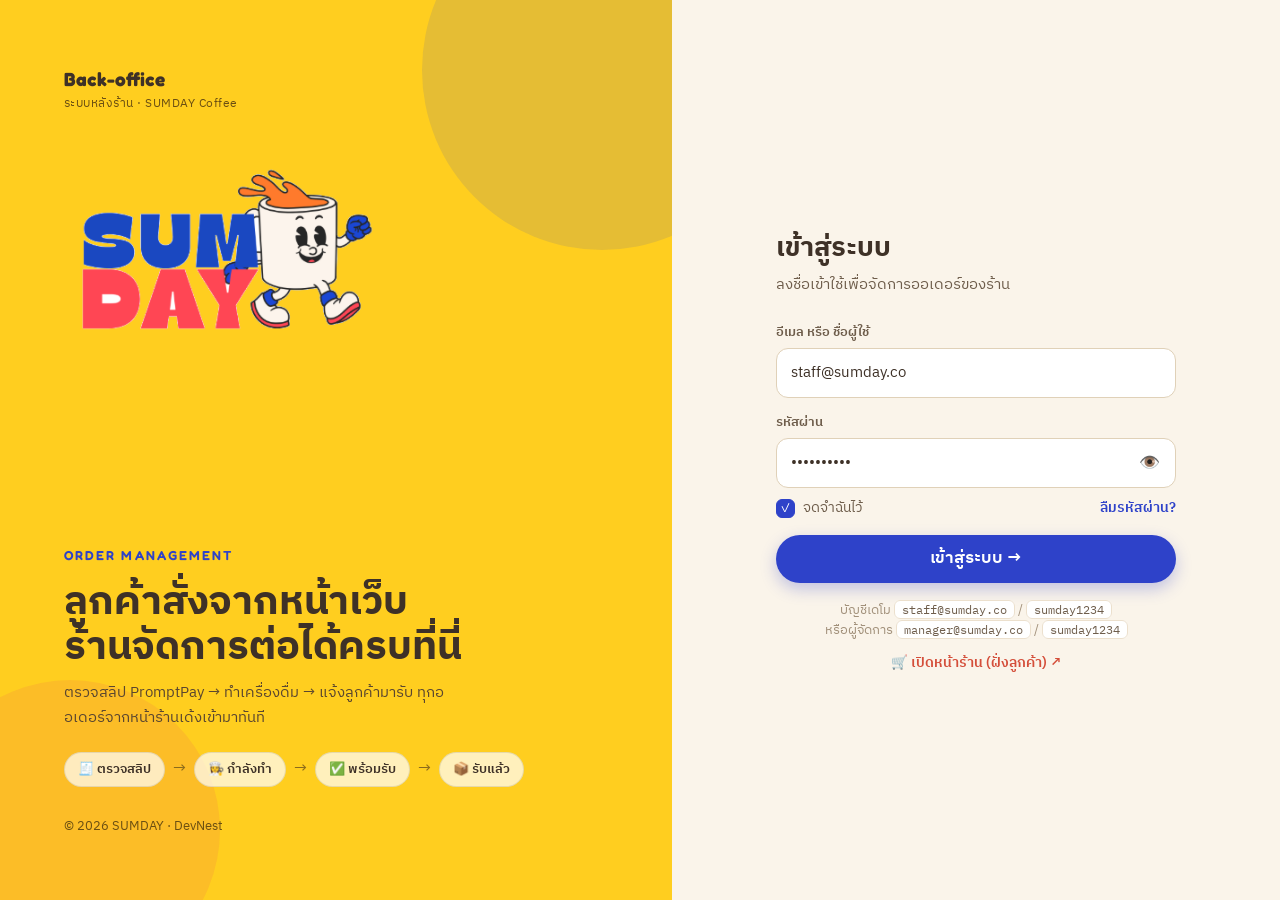
<file: examples/sumday-backoffice/login.html>
<!DOCTYPE html>
<html lang="th">
<head>
<meta charset="UTF-8">
<meta name="viewport" content="width=device-width, initial-scale=1.0">
<title>SUMDAY · เข้าสู่ระบบหลังบ้าน</title>
<link rel="preconnect" href="https://fonts.googleapis.com">
<link rel="preconnect" href="https://fonts.gstatic.com" crossorigin>
<link href="https://fonts.googleapis.com/css2?family=Fredoka:wght@400;500;600;700&family=IBM+Plex+Sans+Thai:wght@300;400;500;600;700&family=IBM+Plex+Mono:wght@400;500;600&display=swap" rel="stylesheet">
<link rel="stylesheet" href="app.css">
<style>
  body{min-height:100vh;display:grid;grid-template-columns:1.05fr .95fr;}
  @media(max-width:860px){body{grid-template-columns:1fr;}.brandside{display:none;}}

  /* left brand panel — สีเหลืองเดียวกับแถบบนของหน้าร้าน */
  .brandside{position:relative;overflow:hidden;background:var(--yellow);color:var(--ink);padding:clamp(34px,5vw,64px);display:flex;flex-direction:column;}
  .brandside::before{content:"";position:absolute;right:-110px;top:-110px;width:360px;height:360px;border-radius:50%;background:rgba(46,66,201,.12);}
  .brandside::after{content:"";position:absolute;left:-80px;bottom:-80px;width:300px;height:300px;border-radius:50%;background:rgba(236,100,80,.16);}
  .bs-top{display:flex;align-items:center;gap:12px;position:relative;z-index:1;}
  .bs-top b{font-family:var(--display);font-size:19px;}
  .bs-top small{display:block;font-size:12px;color:#6B4F12;letter-spacing:.04em;}
  .bs-logo{width:min(320px,70%);margin:clamp(20px,4vh,40px) 0 0;position:relative;z-index:1;}
  .bs-mid{margin-top:auto;position:relative;z-index:1;}
  .bs-mid .k{font-family:var(--display);font-size:13px;font-weight:600;letter-spacing:.16em;text-transform:uppercase;color:var(--primary);}
  .bs-mid h2{font-family:var(--display);font-size:clamp(28px,3.4vw,40px);font-weight:700;line-height:1.12;margin:12px 0 14px;}
  .bs-mid p{font-size:15px;color:#5a4630;max-width:44ch;line-height:1.65;}
  .flow{display:flex;flex-wrap:wrap;gap:8px;margin-top:22px;position:relative;z-index:1;}
  .flow span{background:rgba(255,255,255,.7);border:1px solid rgba(62,49,39,.12);border-radius:var(--r-pill);padding:6px 13px;font-size:13px;font-weight:600;}
  .flow i{font-style:normal;color:#8a6a1c;align-self:center;}
  .bs-foot{margin-top:30px;font-size:12.5px;color:#6B4F12;position:relative;z-index:1;}

  /* right form panel */
  .formside{display:flex;align-items:center;justify-content:center;padding:clamp(28px,5vw,60px);}
  .login-card{width:100%;max-width:400px;}
  .login-card .lead{margin-bottom:26px;}
  .login-card .lead .mobile-logo{display:none;}
  .login-card h1{font-size:27px;font-weight:700;}
  .login-card .lead p{color:var(--ink-soft);font-size:14.5px;margin-top:6px;}
  .helper{display:flex;justify-content:space-between;align-items:center;margin:-4px 0 16px;}
  .remember{display:flex;align-items:center;gap:8px;font-size:13.5px;color:var(--ink-soft);cursor:pointer;}
  .remember .cb{width:19px;height:19px;border-radius:6px;border:1.5px solid var(--border-2);display:grid;place-items:center;color:#fff;font-size:12px;transition:all .15s;}
  .remember.on .cb{background:var(--primary);border-color:var(--primary);}
  .forgot{font-size:13.5px;font-weight:600;color:var(--primary);}
  .pw-wrap{position:relative;}
  .pw-wrap .eye{position:absolute;right:11px;top:50%;transform:translateY(-50%);font-size:17px;color:var(--muted);padding:5px;}
  .form-err{display:none;background:var(--danger-soft);color:var(--danger-ink);border-radius:var(--r);padding:10px 13px;font-size:13.5px;margin-bottom:14px;}
  .form-err.show{display:block;}
  .info{display:none;background:var(--primary-soft);color:var(--primary-strong);border-radius:var(--r);padding:10px 13px;font-size:13.5px;margin-bottom:14px;}
  .info.show{display:block;}
  .note{margin-top:18px;font-size:12.5px;color:var(--muted);text-align:center;line-height:1.6;}
  .note code{background:var(--surface);border:1px solid var(--border);padding:1px 7px;border-radius:6px;font-size:11.5px;color:var(--ink-soft);}
  .shop{display:block;text-align:center;margin-top:12px;font-size:13.5px;font-weight:600;color:var(--accent-strong);}
  @media(max-width:860px){.login-card .lead .mobile-logo{display:flex;align-items:center;gap:10px;margin-bottom:18px;background:var(--yellow);border-radius:16px;padding:8px 14px;width:max-content;}
    .login-card .lead .mobile-logo img{height:50px;width:auto;}
    .login-card .lead .mobile-logo b{font-family:var(--display);font-size:17px;}}
</style>
</head>
<body>

  <!-- ===== LEFT · brand ===== -->
  <aside class="brandside">
    <div class="bs-top"><div><b>Back-office</b><small>ระบบหลังร้าน · SUMDAY Coffee</small></div></div>
    <img class="bs-logo" src="../../img/logo/logo-transparent.png" alt="SUMDAY">
    <div class="bs-mid">
      <div class="k">Order Management</div>
      <h2>ลูกค้าสั่งจากหน้าเว็บ<br>ร้านจัดการต่อได้ครบที่นี่</h2>
      <p>ตรวจสลิป PromptPay → ทำเครื่องดื่ม → แจ้งลูกค้ามารับ ทุกออเดอร์จากหน้าร้านเด้งเข้ามาทันที</p>
      <div class="flow"><span>🧾 ตรวจสลิป</span><i>→</i><span>👩‍🍳 กำลังทำ</span><i>→</i><span>✅ พร้อมรับ</span><i>→</i><span>📦 รับแล้ว</span></div>
    </div>
    <div class="bs-foot">© 2026 SUMDAY · DevNest</div>
  </aside>

  <!-- ===== RIGHT · form ===== -->
  <main class="formside">
    <form class="login-card" id="loginForm" novalidate>
      <div class="lead">
        <div class="mobile-logo"><img src="../../img/logo/logo-transparent.png" alt="SUMDAY"><b>Back-office</b></div>
        <h1>เข้าสู่ระบบ</h1>
        <p>ลงชื่อเข้าใช้เพื่อจัดการออเดอร์ของร้าน</p>
      </div>

      <div class="form-err" id="formErr">อีเมลหรือรหัสผ่านไม่ถูกต้อง</div>
      <div class="info" id="info">เดโมนี้ไม่มีระบบส่งอีเมล — ใช้บัญชีตัวอย่างด้านล่างได้เลย</div>

      <div class="field">
        <label for="email">อีเมล หรือ ชื่อผู้ใช้</label>
        <input class="input" id="email" type="text" placeholder="staff@sumday.co" value="staff@sumday.co" autocomplete="username">
        <div class="err" id="errEmail">กรุณากรอกอีเมลหรือชื่อผู้ใช้</div>
      </div>

      <div class="field">
        <label for="pw">รหัสผ่าน</label>
        <div class="pw-wrap">
          <input class="input" id="pw" type="password" placeholder="••••••••" value="sumday1234" autocomplete="current-password">
          <button type="button" class="eye" id="eye" aria-label="แสดงรหัสผ่าน">👁️</button>
        </div>
        <div class="err" id="errPw">กรุณากรอกรหัสผ่าน</div>
      </div>

      <div class="helper">
        <span class="remember on" id="remember"><span class="cb">✓</span> จดจำฉันไว้</span>
        <a class="forgot" href="#" id="forgot">ลืมรหัสผ่าน?</a>
      </div>

      <button class="btn btn-primary btn-lg btn-block" type="submit" id="submitBtn">เข้าสู่ระบบ →</button>

      <p class="note">บัญชีเดโม <code>staff@sumday.co</code> / <code>sumday1234</code><br>หรือผู้จัดการ <code>manager@sumday.co</code> / <code>sumday1234</code></p>
      <a class="shop" href="../coffee-landing.html" target="_blank" rel="noopener">🛒 เปิดหน้าร้าน (ฝั่งลูกค้า) ↗</a>
    </form>
  </main>

<script src="store.js"></script>
<script>
  const USERS={
    'staff@sumday.co':{name:'คุณอริสา',role:'พนักงานหน้าร้าน'},
    'staff':{name:'คุณอริสา',role:'พนักงานหน้าร้าน'},
    'manager@sumday.co':{name:'คุณภูริ',role:'ผู้จัดการร้าน'},
  };
  const $=s=>document.querySelector(s);
  if(SUMDAY.getSession())location.replace('orders.html'); // ล็อกอินค้างไว้แล้ว

  $('#eye').addEventListener('click',function(){
    const pw=$('#pw'), show=pw.type==='password'; pw.type=show?'text':'password'; this.textContent=show?'🙈':'👁️';
  });
  $('#remember').addEventListener('click',function(){
    this.classList.toggle('on'); this.querySelector('.cb').textContent=this.classList.contains('on')?'✓':'';
  });
  $('#forgot').addEventListener('click',e=>{e.preventDefault();$('#info').classList.add('show');});
  ['email','pw'].forEach(id=>$('#'+id).addEventListener('input',()=>{$('#formErr').classList.remove('show');$('#'+id).classList.remove('invalid');}));

  $('#loginForm').addEventListener('submit',function(e){
    e.preventDefault();
    const email=$('#email').value.trim().toLowerCase(), pw=$('#pw').value;
    $('#errEmail').classList.toggle('show',!email); $('#email').classList.toggle('invalid',!email);
    $('#errPw').classList.toggle('show',!pw); $('#pw').classList.toggle('invalid',!pw);
    if(!email||!pw)return;
    const btn=$('#submitBtn'); btn.textContent='กำลังเข้าสู่ระบบ…'; btn.disabled=true;
    setTimeout(()=>{
      const user=USERS[email];
      if(!user||pw!=='sumday1234'){
        btn.textContent='เข้าสู่ระบบ →'; btn.disabled=false;
        $('#formErr').classList.add('show'); $('#pw').classList.add('invalid'); $('#pw').select(); return;
      }
      SUMDAY.login({email,...user});
      location.href='orders.html';
    },500);
  });
</script>
</body>
</html>
</file>
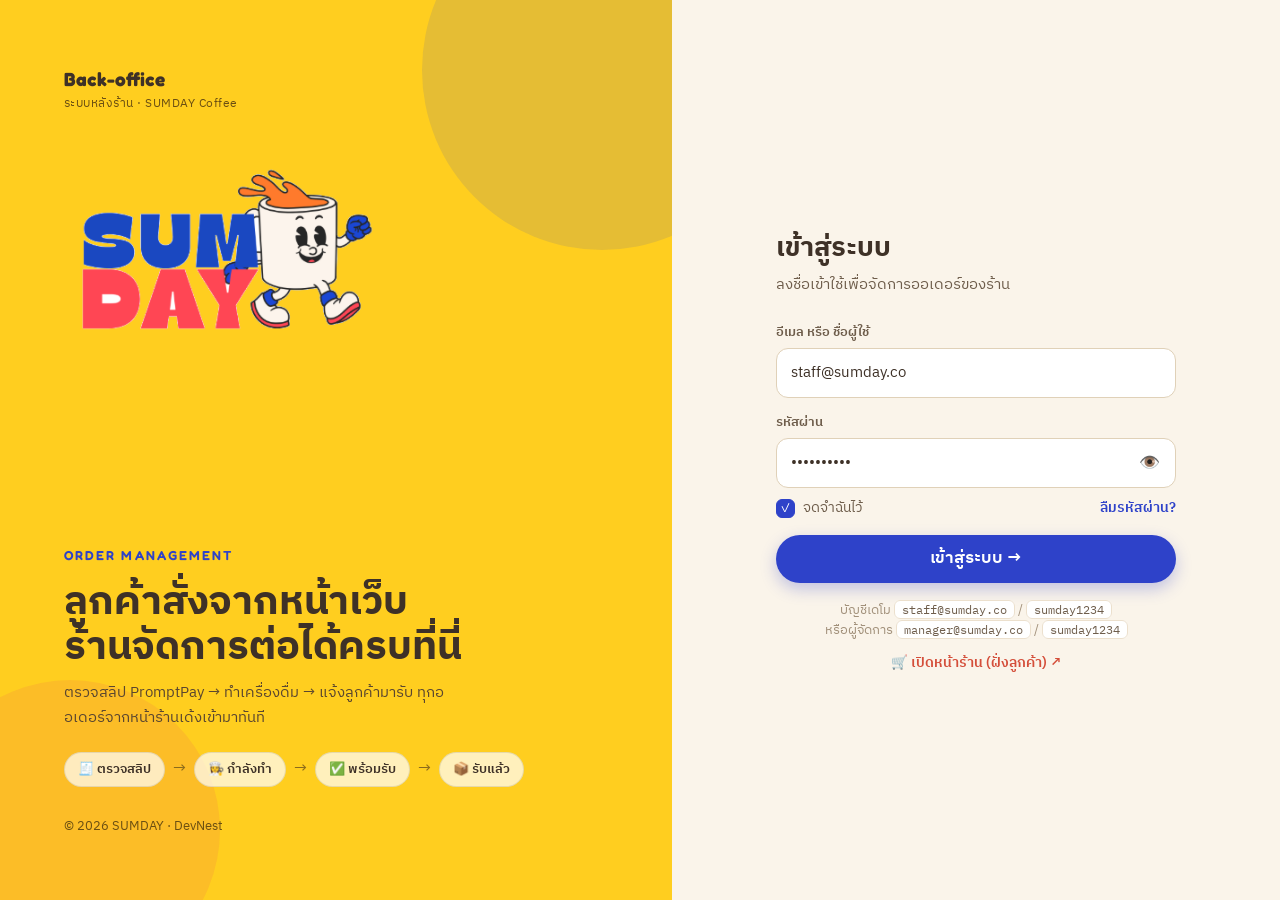
<file: examples/sumday-backoffice/menu.html>
<!DOCTYPE html>
<html lang="th">
<head>
<meta charset="UTF-8">
<meta name="viewport" content="width=device-width, initial-scale=1.0">
<title>SUMDAY · เมนู &amp; ราคา</title>
<link rel="preconnect" href="https://fonts.googleapis.com">
<link rel="preconnect" href="https://fonts.gstatic.com" crossorigin>
<link href="https://fonts.googleapis.com/css2?family=Fredoka:wght@400;500;600;700&family=IBM+Plex+Sans+Thai:wght@300;400;500;600;700&family=IBM+Plex+Mono:wght@400;500;600&display=swap" rel="stylesheet">
<link rel="stylesheet" href="app.css">
<style>
  .search{position:relative;width:260px;}
  @media(max-width:760px){.search{width:auto;flex:1 1 200px;}}
  .search .ic{position:absolute;left:13px;top:50%;transform:translateY(-50%);color:var(--muted);font-size:16px;}
  .search .input{padding:10px 14px 10px 38px;border-radius:var(--r-pill);}
  .menu-grid{display:grid;grid-template-columns:repeat(auto-fill,minmax(190px,1fr));gap:16px;}
  .mcard{background:var(--surface);border:1px solid var(--border);border-radius:var(--r-lg);overflow:hidden;box-shadow:var(--sh-sm);
    display:flex;flex-direction:column;transition:transform .18s,box-shadow .18s;}
  .mcard:hover{transform:translateY(-3px);box-shadow:var(--sh);}
  .mcard.off{opacity:.7;}
  .mcard .thumb{position:relative;aspect-ratio:1/1;background:var(--surface-2);display:grid;place-items:center;overflow:hidden;}
  .mcard .thumb img{width:80%;height:88%;object-fit:contain;mix-blend-mode:multiply;transition:transform .25s;}
  .mcard .thumb .ph{font-size:64px;}
  .mcard:hover .thumb img{transform:scale(1.06);}
  .mcard.off .thumb img{filter:grayscale(.75);}
  .mcard .tags{position:absolute;top:10px;left:10px;display:flex;gap:5px;flex-wrap:wrap;}
  .mcard .tag{font-family:var(--display);font-weight:600;font-size:11px;padding:3px 10px;border-radius:var(--r-pill);color:#fff;}
  .mcard .tag.hot{background:var(--accent);} .mcard .tag.new{background:var(--primary);} .mcard .tag.rec{background:var(--gold);color:#5a3d12;}
  .mcard .soldout{position:absolute;inset:0;display:none;place-items:center;background:rgba(62,49,39,.28);}
  .mcard.off .soldout{display:grid;}
  .mcard .soldout span{background:var(--ink);color:#fff;font-weight:700;font-size:13px;padding:6px 16px;border-radius:var(--r-pill);transform:rotate(-6deg);}
  .mcard .body{padding:13px 14px 15px;display:flex;flex-direction:column;gap:3px;flex:1;}
  .mcard .body h3{font-size:16px;font-weight:600;line-height:1.2;}
  .mcard .body .th{font-size:13px;color:var(--muted);}
  .mcard .body .price{margin-top:auto;padding-top:6px;font-family:var(--display);font-weight:700;font-size:19px;color:var(--primary);}
  .mcard .foot{border-top:1px solid var(--border);padding:10px 14px;display:flex;align-items:center;justify-content:space-between;background:var(--surface-2);}
  .avail{display:inline-flex;align-items:center;gap:8px;font-size:12.5px;font-weight:600;color:var(--ink-soft);cursor:pointer;}
  .mcard.off .avail{color:var(--danger-ink);}
  .mcard .edit{font-size:13px;font-weight:600;color:var(--primary);padding:5px 10px;border-radius:8px;}
  .mcard .edit:hover{background:var(--primary-soft);}
  .cat-row{display:flex;gap:14px;flex-wrap:wrap;align-items:center;justify-content:space-between;margin-bottom:18px;}
  .sync-note{font-size:12.5px;color:var(--ink-soft);display:flex;align-items:center;gap:7px;}
  .sync-note i{width:8px;height:8px;border-radius:50%;background:var(--green);box-shadow:0 0 0 3px #D3EEDF;}

  .row2{display:grid;grid-template-columns:1fr 1fr;gap:12px;}
  @media(max-width:460px){.row2{grid-template-columns:1fr;}}
  .chips{display:flex;gap:8px;flex-wrap:wrap;}
  .chip{font-size:13.5px;font-weight:600;padding:8px 14px;border-radius:var(--r-pill);border:1.5px solid var(--border-2);background:var(--surface);color:var(--ink-soft);}
  .chip.on{background:var(--primary);border-color:var(--primary);color:#fff;}
  .switch{display:flex;align-items:center;justify-content:space-between;gap:12px;padding:10px 0;border-top:1px dashed var(--border);}
  .switch .t b{font-size:14px;font-weight:600;} .switch .t span{display:block;font-size:12px;color:var(--muted);}
  .prev{display:flex;gap:12px;align-items:center;background:var(--surface-2);border:1px solid var(--border);border-radius:var(--r-lg);padding:10px;margin-bottom:14px;}
  .prev .pic{width:64px;height:64px;border-radius:12px;background:#fff;display:grid;place-items:center;font-size:30px;overflow:hidden;flex:0 0 auto;}
  .prev .pic img{width:84%;height:84%;object-fit:contain;mix-blend-mode:multiply;}
  .prev small{display:block;font-size:12px;color:var(--muted);}
</style>
</head>
<body>
<div class="app">
  <aside class="side" id="side"></aside>
  <div class="scrim" id="scrim"></div>

  <div class="main">
    <div class="topbar">
      <button class="menu-btn" id="menuBtn">☰</button>
      <div class="tb-title">
        <h1>เมนู &amp; ราคา</h1>
        <div class="sub">เปิด–ปิดการขาย แก้ราคา และเพิ่มเมนูบนหน้าร้าน</div>
      </div>
      <div class="spacer"></div>
      <div class="bar-actions">
        <div class="search"><span class="ic">🔍</span><input class="input" id="search" placeholder="ค้นหาเมนู…"></div>
        <button class="btn btn-primary btn-sm" id="addBtn">＋ เพิ่มเมนู</button>
      </div>
    </div>

    <div class="content">
      <div id="closedBanner"></div>
      <div class="stats" id="stats"></div>
      <div class="cat-row">
        <div class="filters" id="cats" style="margin:0"></div>
        <span class="sync-note"><i></i>เปลี่ยนแล้วมีผลกับหน้าร้านทันที</span>
      </div>
      <div class="menu-grid" id="grid"></div>
      <div id="emptyState"></div>
    </div>
  </div>
</div>

<div class="overlay" id="overlay"><div class="modal" id="modal"></div></div>

<script src="store.js"></script>
<script src="shell.js"></script>
<script>
const S=SUMDAY, {$,esc,mini}=Shell;
const IMG='../../img/menu/';
const CATS=[{k:'all',n:'ทั้งหมด'},...S.CATS];
Shell.init('menu');

let activeCat='all', q='', editing=null; // editing = draft object ของเมนูที่เปิดแก้อยู่

const pic=m=>m.img?`<img src="${IMG}${m.img}" alt="${esc(m.th)}" loading="lazy">`:`<span class="ph">☕</span>`;

function renderStats(menu){
  const total=menu.length, on=menu.filter(m=>m.on).length, prices=menu.map(m=>m.price);
  $('#stats').innerHTML=`
    <div class="stat"><div class="ic" style="background:var(--primary-soft);color:var(--primary)">🍽️</div>
      <div class="lbl">เมนูทั้งหมด</div><div class="val">${total}</div><div class="trend">${S.CATS.length} หมวด</div></div>
    <div class="stat"><div class="ic" style="background:var(--ready-soft);color:var(--ready-ink)">✅</div>
      <div class="lbl">พร้อมขาย</div><div class="val">${on}</div><div class="trend">ลูกค้าเห็นและกดสั่งได้</div></div>
    <div class="stat"><div class="ic" style="background:var(--danger-soft);color:var(--danger-ink)">⛔</div>
      <div class="lbl">ของหมด</div><div class="val">${total-on}</div><div class="trend">หน้าร้านขึ้นป้าย “หมด”</div></div>
    <div class="stat"><div class="ic" style="background:var(--accent-soft);color:var(--accent-strong)">฿</div>
      <div class="lbl">ราคาเฉลี่ย</div><div class="val">฿${total?Math.round(prices.reduce((s,p)=>s+p,0)/total):0}</div><div class="trend">${total?`฿${Math.min(...prices)}–${Math.max(...prices)}`:'—'}</div></div>`;
}
function renderCats(menu){
  $('#cats').innerHTML=CATS.map(c=>{
    const n=c.k==='all'?menu.length:menu.filter(m=>m.cat===c.k).length;
    return `<button class="tab ${activeCat===c.k?'active':''}" data-c="${c.k}">${c.n} <span class="ct">${n}</span></button>`;
  }).join('');
}
function card(m){
  const tags=[m.tag==='hot'?'<span class="tag hot">ขายดี</span>':'',m.tag==='new'?'<span class="tag new">ใหม่</span>':'',m.rec?'<span class="tag rec">⭐ แนะนำ</span>':''].join('');
  return `<div class="mcard ${m.on?'':'off'}">
    <div class="thumb"><div class="tags">${tags}</div>${pic(m)}<div class="soldout"><span>ของหมด</span></div></div>
    <div class="body"><h3>${esc(m.en)}</h3><span class="th">${esc(m.th)}</span><span class="price">฿${m.price}</span></div>
    <div class="foot">
      <span class="avail" data-toggle="${m.id}"><span class="toggle ${m.on?'on':''}"></span>${m.on?'พร้อมขาย':'ของหมด'}</span>
      <button class="edit" data-edit="${m.id}">แก้ไข</button>
    </div></div>`;
}
function renderGrid(menu){
  let list=menu.filter(m=>activeCat==='all'||m.cat===activeCat);
  if(q)list=list.filter(m=>(m.th+' '+m.en).toLowerCase().includes(q));
  $('#grid').innerHTML=list.map(card).join('');
  $('#emptyState').innerHTML=list.length?'':`<div class="empty"><div class="e-ic">🔍</div><b>ไม่พบเมนูที่ค้นหา</b>ลองค้นด้วยคำอื่น</div>`;
}
function renderAll(){const menu=S.getMenu();renderStats(menu);renderCats(menu);renderGrid(menu);}

/* ---------- edit / add modal ---------- */
function openEditor(id){
  const m=id==null?null:S.getMenu().find(x=>x.id===id);
  editing=m?{...m}:{id:null,en:'',th:'',price:60,cat:activeCat==='all'?'coffee':activeCat,img:null,tag:'',rec:false,on:true};
  renderEditor(); $('#overlay').classList.add('show'); document.body.style.overflow='hidden';
  setTimeout(()=>$('#fEn')?.focus(),50);
}
function renderEditor(){
  const m=editing, isNew=m.id==null, base=!isNew&&S.BASE_MENU.some(b=>b.id===m.id);
  $('#modal').innerHTML=`
    <div class="mh"><h3>${isNew?'เพิ่มเมนูใหม่':'แก้ไขเมนู'}</h3><button class="x" data-act="close" aria-label="ปิด">✕</button></div>
    <div class="mb">
      <div class="prev"><span class="pic">${m.img?`<img src="${IMG}${m.img}" alt="">`:'☕'}</span>
        <div><b>${esc(m.en)||'ชื่อเมนู'}</b><small>${esc(m.th)||'ชื่อภาษาไทย'} · ฿${m.price||0}</small>
        ${m.img?'':'<small>ไม่มีรูป — หน้าร้านจะแสดงไอคอน ☕ แทน</small>'}</div></div>
      <div class="row2">
        <div class="field"><label>ชื่อเมนู (EN) *</label><input class="input" id="fEn" value="${esc(m.en)}" placeholder="เช่น Mocha"><div class="err" id="eEn">กรุณากรอกชื่อเมนู</div></div>
        <div class="field"><label>ชื่อภาษาไทย *</label><input class="input" id="fTh" value="${esc(m.th)}" placeholder="เช่น มอคค่า"><div class="err" id="eTh">กรุณากรอกชื่อภาษาไทย</div></div>
      </div>
      <div class="field"><label>ราคา (บาท) *</label><input class="input" id="fPrice" type="number" min="1" max="999" inputmode="numeric" value="${m.price}"><div class="err" id="ePrice">ราคาต้องอยู่ระหว่าง 1–999 บาท</div></div>
      <div class="field"><label>หมวด</label><div class="chips" id="fCat">${S.CATS.map(c=>`<button type="button" class="chip ${m.cat===c.k?'on':''}" data-cat="${c.k}">${c.n}</button>`).join('')}</div></div>
      <div class="field"><label>ป้ายบนการ์ด</label><div class="chips" id="fTag">${[['','ไม่มี'],['hot','ขายดี'],['new','ใหม่']].map(([k,l])=>`<button type="button" class="chip ${(m.tag||'')===k?'on':''}" data-tag="${k}">${l}</button>`).join('')}</div></div>
      <div class="switch"><div class="t"><b>⭐ เมนูแนะนำ</b><span>แสดงในแท็บ “แนะนำ” ของหน้าร้าน</span></div><span class="toggle ${m.rec?'on':''}" data-flag="rec"></span></div>
      <div class="switch"><div class="t"><b>พร้อมขาย</b><span>ปิด = หน้าร้านขึ้นป้าย “หมด” และกดสั่งไม่ได้</span></div><span class="toggle ${m.on?'on':''}" data-flag="on"></span></div>
    </div>
    <div class="mf">
      ${!isNew&&!base?'<button class="btn btn-danger" data-act="delete">ลบเมนู</button>':''}
      <button class="btn btn-ghost" data-act="close">ยกเลิก</button>
      <button class="btn btn-primary" style="flex:1" data-act="save">${isNew?'＋ เพิ่มเมนู':'บันทึก'}</button>
    </div>`;
}
function readForm(){editing.en=$('#fEn').value.trim();editing.th=$('#fTh').value.trim();editing.price=Math.round(+$('#fPrice').value);}
function saveEditor(){
  readForm(); const m=editing;
  const bad={eEn:!m.en,eTh:!m.th,ePrice:!(m.price>=1&&m.price<=999)};
  Object.entries(bad).forEach(([id,b])=>$('#'+id).classList.toggle('show',b));
  if(Object.values(bad).some(Boolean))return;
  const menu=S.getMenu();
  if(m.id==null){m.id=Math.max(1000,...menu.map(x=>x.id))+1;menu.push(m);mini(`เพิ่ม ${m.en} แล้ว · ขึ้นหน้าร้านทันที ✓`);}
  else{const i=menu.findIndex(x=>x.id===m.id);menu[i]=m;mini(`บันทึก ${m.en} แล้ว ✓`);}
  S.saveMenu(menu); closeEditor(); renderAll();
}
function deleteItem(){
  if(!confirm(`ลบเมนู "${editing.en}" ออกจากหน้าร้าน?`))return;
  S.saveMenu(S.getMenu().filter(x=>x.id!==editing.id)); mini(`ลบ ${editing.en} แล้ว`); closeEditor(); renderAll();
}
function closeEditor(){editing=null;$('#overlay').classList.remove('show');document.body.style.overflow='';}

$('#modal').addEventListener('click',e=>{
  const c=e.target.closest('[data-cat]'); if(c){readForm();editing.cat=c.dataset.cat;renderEditor();return;}
  const t=e.target.closest('[data-tag]'); if(t){readForm();editing.tag=t.dataset.tag||undefined;renderEditor();return;}
  const f=e.target.closest('[data-flag]'); if(f){readForm();editing[f.dataset.flag]=!editing[f.dataset.flag];renderEditor();return;}
  const a=e.target.closest('[data-act]'); if(a)({close:closeEditor,save:saveEditor,delete:deleteItem})[a.dataset.act]();
});
$('#modal').addEventListener('input',e=>{if(['fEn','fTh','fPrice'].includes(e.target.id)){readForm();
  const p=$('#modal .prev div');p.querySelector('b').textContent=editing.en||'ชื่อเมนู';p.querySelector('small').textContent=`${editing.th||'ชื่อภาษาไทย'} · ฿${editing.price||0}`;}});
$('#modal').addEventListener('keydown',e=>{if(e.key==='Enter'&&e.target.tagName==='INPUT')saveEditor();});
$('#overlay').addEventListener('click',e=>{if(e.target.id==='overlay')closeEditor();});
document.addEventListener('keydown',e=>{if(e.key==='Escape'&&editing)closeEditor();});

/* ---------- grid events ---------- */
$('#cats').addEventListener('click',e=>{const b=e.target.closest('.tab');if(!b)return;activeCat=b.dataset.c;renderAll();});
$('#grid').addEventListener('click',e=>{
  const tg=e.target.closest('[data-toggle]');
  if(tg){const menu=S.getMenu(),m=menu.find(x=>x.id==tg.dataset.toggle);m.on=!m.on;S.saveMenu(menu);renderAll();
    mini(`${m.th} · ${m.on?'เปิดขายแล้ว ✓':'ตั้งเป็นของหมด — หน้าร้านกดสั่งไม่ได้'}`);return;}
  const ed=e.target.closest('[data-edit]'); if(ed)openEditor(+ed.dataset.edit);
});
$('#search').addEventListener('input',e=>{q=e.target.value.trim().toLowerCase();renderGrid(S.getMenu());});
$('#addBtn').addEventListener('click',()=>openEditor(null));

Shell.onChange(k=>{if(k==='menu')renderAll();});
renderAll();
</script>
</body>
</html>
</file>
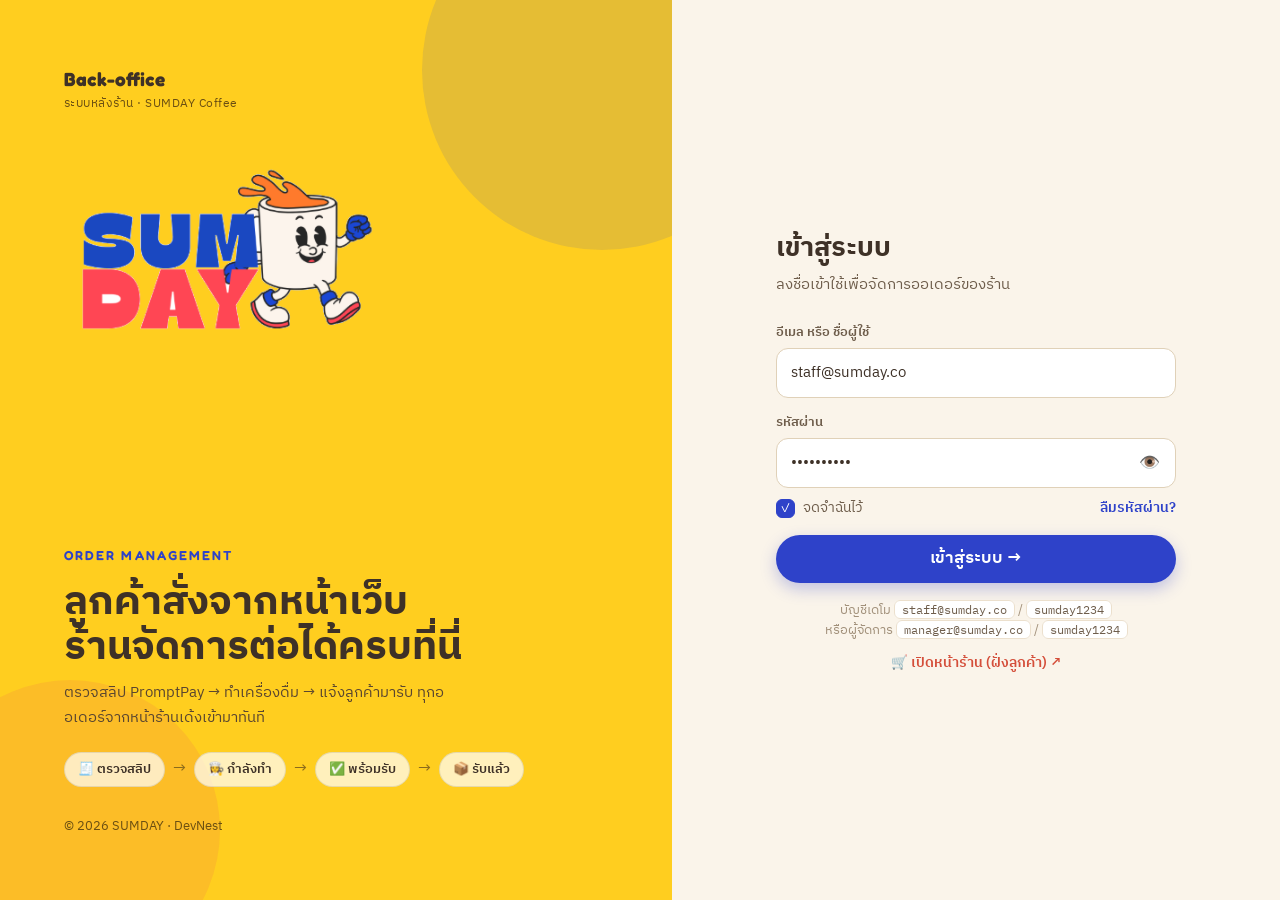
<file: examples/sumday-backoffice/orders.html>
<!DOCTYPE html>
<html lang="th">
<head>
<meta charset="UTF-8">
<meta name="viewport" content="width=device-width, initial-scale=1.0">
<title>SUMDAY · ออเดอร์เข้า</title>
<link rel="preconnect" href="https://fonts.googleapis.com">
<link rel="preconnect" href="https://fonts.gstatic.com" crossorigin>
<link href="https://fonts.googleapis.com/css2?family=Fredoka:wght@400;500;600;700&family=IBM+Plex+Sans+Thai:wght@300;400;500;600;700&family=IBM+Plex+Mono:wght@400;500;600&display=swap" rel="stylesheet">
<link rel="stylesheet" href="app.css">
<style>
  .tool-row{display:flex;gap:12px;flex-wrap:wrap;align-items:center;justify-content:space-between;margin-bottom:18px;}
  .tool-row .filters{margin:0;}
  .search{position:relative;width:100%;max-width:280px;}
  .search .ic{position:absolute;left:13px;top:50%;transform:translateY(-50%);color:var(--muted);font-size:15px;}
  .search .input{padding:10px 14px 10px 36px;border-radius:var(--r-pill);font-size:14px;}
  .hint{font-size:12.5px;color:var(--ink-soft);background:var(--surface-2);border:1px dashed var(--border-2);border-radius:10px;padding:8px 11px;margin-top:12px;}
  .reason{font-size:12.5px;color:var(--danger-ink);background:var(--danger-soft);border-radius:10px;padding:8px 11px;margin-top:12px;}
  .wait{font-weight:600;color:var(--accent-strong);}

  /* slip */
  .slip-box{display:grid;grid-template-columns:150px 1fr;gap:16px;align-items:start;background:var(--verify-soft);border:1px solid #F3DDA4;border-radius:var(--r-lg);padding:14px;}
  @media(max-width:460px){.slip-box{grid-template-columns:1fr;}}
  .slip-box .pic{border-radius:12px;overflow:hidden;background:#fff;border:1px solid var(--border);cursor:zoom-in;aspect-ratio:9/14;display:grid;place-items:center;}
  .slip-box .pic img{width:100%;height:100%;object-fit:contain;}
  .slip-box .pic.none{cursor:default;color:var(--muted);font-size:12.5px;text-align:center;padding:10px;}
  .slip-box h4{font-size:14px;margin-bottom:6px;}
  .slip-box .chk{list-style:none;font-size:13px;color:var(--ink-soft);display:flex;flex-direction:column;gap:5px;}
  .slip-box .amt{font-family:var(--mono);font-size:22px;font-weight:700;color:var(--ink);margin:4px 0 10px;}
  .reject-box{margin-top:14px;padding:14px;border:1.5px solid var(--danger);border-radius:var(--r-lg);background:var(--danger-soft);}
  .reject-box .opts{display:flex;flex-wrap:wrap;gap:8px;margin:8px 0 12px;}
  .reject-box .opts button{font-size:13px;font-weight:600;padding:7px 13px;border-radius:var(--r-pill);background:#fff;border:1.5px solid #F2C3BC;color:var(--danger-ink);}
  .reject-box .opts button.on{background:var(--danger);border-color:var(--danger);color:#fff;}

  .lightbox{position:fixed;inset:0;background:rgba(30,22,16,.86);z-index:120;display:grid;place-items:center;padding:24px;opacity:0;pointer-events:none;transition:opacity .2s;cursor:zoom-out;}
  .lightbox.show{opacity:1;pointer-events:auto;}
  .lightbox img{max-width:min(92vw,520px);max-height:90vh;border-radius:14px;background:#fff;}

  .notif-pop{position:absolute;top:52px;right:0;width:320px;max-width:calc(100vw - 32px);background:var(--surface);border:1px solid var(--border);
    border-radius:var(--r-lg);box-shadow:var(--sh-lg);overflow:hidden;z-index:40;opacity:0;pointer-events:none;transform:translateY(-6px);transition:all .18s;}
  .notif-pop.show{opacity:1;pointer-events:auto;transform:none;}
  .notif-pop .nh{padding:13px 16px;border-bottom:1px solid var(--border);font-weight:600;font-size:14px;}
  .notif-list{max-height:330px;overflow:auto;}
  .notif-list .ni{display:flex;gap:11px;padding:12px 16px;border-bottom:1px solid var(--border);font-size:13.5px;cursor:pointer;width:100%;text-align:left;}
  .notif-list .ni:hover{background:var(--surface-2);}
  .notif-list .ni .ic{width:34px;height:34px;border-radius:9px;background:var(--verify-soft);color:var(--verify-ink);display:grid;place-items:center;flex:0 0 auto;}
  .notif-list .ni b{font-weight:600;} .notif-list .ni span{color:var(--muted);font-size:12px;}
  .notif-list .empty-n{padding:30px 16px;text-align:center;color:var(--muted);font-size:13px;}
  @media(max-width:560px){.store-toggle .lbl-txt{display:none;}}
</style>
</head>
<body>
<div class="app">
  <aside class="side" id="side"></aside>
  <div class="scrim" id="scrim"></div>

  <div class="main">
    <div class="topbar">
      <button class="menu-btn" id="menuBtn">☰</button>
      <div class="tb-title">
        <h1>ออเดอร์เข้า</h1>
        <div class="sub" id="clock">วันนี้ · อัปเดตเรียลไทม์</div>
      </div>
      <div class="spacer"></div>
      <div class="bar-actions">
        <button class="btn btn-accent btn-sm" id="simBtn" title="จำลองว่ามีลูกค้าสั่งจากหน้าร้าน">🔔 จำลองออเดอร์ใหม่</button>
        <span class="store-toggle" id="storeToggleWrap"><span class="toggle" id="storeToggle"></span><span class="lbl-txt" id="storeLbl">เปิดรับออเดอร์</span></span>
        <div style="position:relative">
          <button class="bell" id="bell" aria-label="ออเดอร์รอตรวจสลิป">🔔<span class="dot" id="bellDot"></span></button>
          <div class="notif-pop" id="notifPop">
            <div class="nh">รอตรวจสลิป</div>
            <div class="notif-list" id="notifList"></div>
          </div>
        </div>
      </div>
    </div>

    <div class="content">
      <div id="closedBanner"></div>
      <div class="stats" id="stats"></div>
      <div class="tool-row">
        <div class="filters" id="filters"></div>
        <div class="search"><span class="ic">🔍</span><input class="input" id="search" placeholder="ค้นหาเลขออเดอร์ / ชื่อ / เบอร์"></div>
      </div>
      <div class="orders" id="orders"></div>
      <div id="emptyState"></div>
    </div>
  </div>
</div>

<div class="overlay" id="overlay"><div class="modal" id="modal"></div></div>
<div class="lightbox" id="lightbox"><img id="lbImg" alt="สลิปการโอน"></div>

<script src="store.js"></script>
<script src="shell.js"></script>
<script>
const S=SUMDAY, {$,esc,baht,ago,clock,mini}=Shell;
const IMG='../../img/menu/';
Shell.init('orders');

/* ============================================================
   FLOW — ตามรูปแบบที่ลูกค้าเลือกตอนสั่งในหน้าร้าน
   pickup   : ตรวจสลิป → กำลังทำ → พร้อมรับ → ลูกค้ามารับที่เคาน์เตอร์
   callback : ตรวจสลิป → กำลังทำ → พร้อมรับ → โทรแจ้งลูกค้า → ลูกค้ามารับ
   ============================================================ */
const STEPS={
  verify:{t:'ตรวจสลิปการโอน',s:'ลูกค้าชำระผ่าน PromptPay + แนบสลิป'},
  doing: {t:'กำลังทำ',s:'ยืนยันยอดแล้ว · บาริสต้ารับงาน'},
  ready: {t:'ทำเสร็จแล้ว',s:'วางที่เคาน์เตอร์รับเครื่องดื่ม'},
  coming:{t:'โทรแจ้งลูกค้าแล้ว',s:'รอลูกค้ามารับ'},
  picked:{t:'ลูกค้ารับแล้ว',s:'ตรวจเลขออเดอร์ในใบเสร็จ · ปิดออเดอร์'},
};
const flowOf=o=>o.type==='callback'?['verify','doing','ready','coming','picked']:['verify','doing','ready','picked'];
const GROUPS={active:['verify','doing','ready','coming'],verify:['verify'],doing:['doing'],ready:['ready','coming'],done:['picked','cancel']};
const REASONS=['ยอดโอนไม่ตรงกับยอดสั่งซื้อ','ไม่พบยอดเงินเข้าบัญชี','สลิปไม่ชัด / ไม่ใช่สลิปจริง','สลิปซ้ำกับออเดอร์อื่น'];

let filter='active', q='', openNo=null, rejecting=false, rejectReason=REASONS[0];

const isToday=at=>new Date(at).toDateString()===new Date().toDateString();
const itemName=i=>i.custom?esc(i.en):esc(i.th||i.en);
const thumb=i=>i.img?`<img src="${IMG}${i.img}" alt="" loading="lazy">`:'☕';
const callHref=o=>'tel:'+o.phone.replace(/\D/g,'');

/* ---------- stats ---------- */
function renderStats(orders){
  const c=k=>orders.filter(o=>o.status===k).length;
  const today=orders.filter(o=>isToday(o.createdAt)&&!['verify','cancel'].includes(o.status));
  $('#stats').innerHTML=`
    <div class="stat"><div class="ic" style="background:var(--verify-soft);color:var(--verify-ink)">🧾</div>
      <div class="lbl">รอตรวจสลิป</div><div class="val">${c('verify')}</div><div class="trend">เช็กยอดก่อนเริ่มทำ</div></div>
    <div class="stat"><div class="ic" style="background:var(--doing-soft);color:var(--doing-ink)">👩‍🍳</div>
      <div class="lbl">กำลังทำ</div><div class="val">${c('doing')}</div><div class="trend">${c('doing')?'คิวเก่าสุดอยู่บนสุด':'ไม่มีคิวค้าง'}</div></div>
    <div class="stat"><div class="ic" style="background:var(--ready-soft);color:var(--ready-ink)">✅</div>
      <div class="lbl">พร้อมรับ</div><div class="val">${c('ready')+c('coming')}</div><div class="trend">${orders.filter(o=>o.status==='ready'&&o.type==='callback').length} ออเดอร์ต้องโทรแจ้ง</div></div>
    <div class="stat"><div class="ic" style="background:var(--accent-soft);color:var(--accent-strong)">฿</div>
      <div class="lbl">ยอดขายวันนี้</div><div class="val">${today.reduce((s,o)=>s+S.orderTotal(o),0).toLocaleString()}</div><div class="trend">${today.length} บิล · ยืนยันยอดแล้ว</div></div>`;
}

/* ---------- filters ---------- */
function renderFilters(orders){
  const defs=[['active','ต้องทำ'],['verify','รอตรวจสลิป'],['doing','กำลังทำ'],['ready','พร้อมรับ'],['done','ปิดแล้ว']];
  $('#filters').innerHTML=defs.map(([k,l])=>{
    const n=orders.filter(o=>GROUPS[k].includes(o.status)).length;
    return `<button class="tab ${filter===k?'active':''}" data-f="${k}">${l} <span class="ct">${n}</span></button>`;
  }).join('');
}

/* ---------- order card ---------- */
function primaryAction(o,big){
  const cls=big?'':' btn-sm';
  switch(o.status){
    case 'verify':return `<button class="btn btn-primary${cls}" data-open="${o.no}">🧾 ตรวจสลิป</button>`;
    case 'doing': return `<button class="btn btn-primary${cls}" data-go="${o.no}" data-to="ready">ทำเสร็จแล้ว →</button>`;
    case 'ready': return o.type==='callback'
      ? `<a class="btn btn-coming${cls}" href="${callHref(o)}">📞 โทร</a><button class="btn btn-primary${cls}" data-go="${o.no}" data-to="coming">โทรแจ้งแล้ว →</button>`
      : `<button class="btn btn-green${cls}" data-go="${o.no}" data-to="picked">ลูกค้ารับแล้ว ✓</button>`;
    case 'coming':return `<button class="btn btn-green${cls}" data-go="${o.no}" data-to="picked">ลูกค้ารับแล้ว ✓</button>`;
    case 'cancel':return `<a class="btn btn-ghost${cls}" href="${callHref(o)}">📞 โทรแจ้งลูกค้า</a>`;
  }
  return '';
}
function statusHint(o){
  if(o.status==='ready'&&o.type==='pickup')return `<div class="hint">🏃 ลูกค้าจะมารับเอง — ขอดูใบเสร็จเลข <b>${esc(o.no)}</b> ก่อนส่งเครื่องดื่ม</div>`;
  if(o.status==='ready'&&o.type==='callback')return `<div class="hint">📞 ลูกค้าขอให้โทรแจ้งเมื่อพร้อม — โทร <b class="mono">${esc(o.phone)}</b></div>`;
  if(o.status==='coming')return `<div class="hint">⏳ แจ้งลูกค้าแล้ว ${ago(lastAt(o,'coming'))} — รอมารับที่เคาน์เตอร์</div>`;
  if(o.status==='cancel')return `<div class="reason">❌ ${esc(o.reason||'ยกเลิกออเดอร์')}</div>`;
  return '';
}
const lastAt=(o,s)=>{const h=(o.history||[]).filter(x=>x.s===s).pop();return h?h.at:o.createdAt;};
function orderCard(o){
  const items=o.items.slice(0,3).map(i=>`<li><span class="th">${thumb(i)}</span><span class="q">${i.qty}×</span>
      <span class="nm">${itemName(i)}<small>${i.custom?'เมนูพิเศษ · ':''}หวาน ${esc(i.sweet)}</small></span><span class="pr">${i.price*i.qty}</span></li>`).join('');
  const more=o.items.length>3?`<div class="more">+ อีก ${o.items.length-3} รายการ</div>`:'';
  const st=S.STATUS[o.status];
  const waitTxt=o.status==='doing'?` · <span class="wait">ทำมา ${ago(lastAt(o,'doing')).replace('ที่แล้ว','')}</span>`:'';
  return `<article class="order ${o.status==='verify'?'is-new':''} ${o.status==='cancel'?'is-cancel':''}">
    <div class="oh"><span class="no">${esc(o.no)}<span class="ch">${S.TYPES[o.type]} · ${clock(o.createdAt)} (${ago(o.createdAt)})${waitTxt}</span></span>
      <span class="badge ${st.cls}">${st.label}</span></div>
    <div class="ob">
      <div class="cust"><span class="av">${esc(o.name.trim().charAt(0))}</span>
        <div><b>${esc(o.name)}</b><span>${S.orderQty(o)} แก้ว · ${o.items.length} รายการ${o.source==='demo'?' · ตัวอย่าง':''}</span></div></div>
      ${o.note?`<div class="note">📝 ${esc(o.note)}</div>`:''}
      <ul class="items">${items}${more}</ul>
      ${statusHint(o)}
    </div>
    <div class="of"><div class="total">ยอดชำระ (PromptPay)<b>${baht(S.orderTotal(o))}</b></div>
      <div class="acts"><button class="btn btn-ghost btn-sm" data-open="${o.no}">รายละเอียด</button>${primaryAction(o)}</div></div>
  </article>`;
}

function visible(orders){
  let list=orders.filter(o=>GROUPS[filter].includes(o.status));
  if(q){const k=q.replace(/[#\s-]/g,'').toLowerCase();
    list=orders.filter(o=>(o.no+o.name+o.phone).replace(/[#\s-]/g,'').toLowerCase().includes(k));}
  // คิวที่ต้องทำ: เก่าสุดขึ้นก่อน (มาก่อนได้ก่อน) · ที่ปิดแล้ว: ล่าสุดขึ้นก่อน
  const rank=['verify','doing','ready','coming','picked','cancel'];
  return list.sort((a,b)=>{
    const done=x=>['picked','cancel'].includes(x.status);
    if(done(a)!==done(b))return done(a)?1:-1;
    if(done(a))return lastAt(b,b.status)-lastAt(a,a.status);
    return rank.indexOf(a.status)-rank.indexOf(b.status)||a.createdAt-b.createdAt;
  });
}
function renderOrders(orders){
  const list=visible(orders);
  $('#orders').innerHTML=list.map(orderCard).join('');
  const msg=q?['🔍','ไม่พบออเดอร์ที่ค้นหา','ลองค้นด้วยเลขออเดอร์ เช่น SD-1234 หรือเบอร์โทร']
    :filter==='active'?['🎉','ไม่มีออเดอร์ค้าง','ออเดอร์ใหม่จากหน้าร้านจะเด้งเข้ามาที่นี่ — ลองกด “จำลองออเดอร์ใหม่” หรือสั่งจริงจากหน้าร้าน']
    :['📭','ยังไม่มีออเดอร์ในหมวดนี้','ลองเลือกตัวกรองอื่น'];
  $('#emptyState').innerHTML=list.length?'':`<div class="empty"><div class="e-ic">${msg[0]}</div><b>${msg[1]}</b>${msg[2]}</div>`;
}

function renderBell(orders){
  const v=orders.filter(o=>o.status==='verify').sort((a,b)=>a.createdAt-b.createdAt);
  $('#bellDot').textContent=v.length||'';
  $('#notifList').innerHTML=v.length?v.map(o=>`<button class="ni" data-open="${o.no}"><span class="ic">🧾</span>
      <div><b>${esc(o.no)} · ${esc(o.name)}</b><br><span>${baht(S.orderTotal(o))} · ${ago(o.createdAt)}</span></div></button>`).join('')
    :`<div class="empty-n">ไม่มีออเดอร์รอตรวจสลิป 👍</div>`;
}
function renderStore(){
  const on=S.getSettings().storeOpen;
  $('#storeToggle').classList.toggle('on',on);
  $('#storeLbl').textContent=on?'เปิดรับออเดอร์':'ปิดรับชั่วคราว';
}
function renderAll(){
  const orders=S.getOrders();
  renderStats(orders);renderFilters(orders);renderOrders(orders);renderBell(orders);renderStore();
  if(openNo&&$('#overlay').classList.contains('show'))renderDetail();
  Shell.refresh();
}

/* ============================================================
   STATUS TRANSITION
   ============================================================ */
const MSG={doing:'ยืนยันยอดแล้ว · เริ่มทำ',ready:'ทำเสร็จแล้ว · พร้อมรับ',coming:'บันทึกว่าโทรแจ้งแล้ว',picked:'ลูกค้ารับแล้ว · ปิดออเดอร์',cancel:'ยกเลิกออเดอร์แล้ว'};
function go(no,to,extra){
  const o=S.setStatus(no,to,extra); if(!o)return;
  mini(`${o.no} → ${MSG[to]} ✓`);
  if(to==='picked'||to==='cancel')closeModal();
  renderAll();
}

/* ============================================================
   DETAIL MODAL
   ============================================================ */
function openDetail(no){openNo=no;rejecting=false;rejectReason=REASONS[0];renderDetail();
  $('#overlay').classList.add('show');document.body.style.overflow='hidden';$('#notifPop').classList.remove('show');}
function closeModal(){openNo=null;$('#overlay').classList.remove('show');document.body.style.overflow='';
  if(/^#SD-/.test(decodeURIComponent(location.hash)))history.replaceState(null,'',location.pathname);}
function timeline(o){
  const at=s=>{const h=(o.history||[]).find(x=>x.s===s);return h?clock(h.at):'';};
  if(o.status==='cancel')return `<li class="done"><span class="pt">✓</span><div class="tx"><b>${STEPS.verify.t}</b><span>${at('verify')}</span></div></li>
    <li class="fail"><span class="pt">✕</span><div class="tx"><b>ยกเลิกออเดอร์</b><span>${esc(o.reason||'')} · ${at('cancel')}</span></div></li>`;
  const flow=flowOf(o), cur=flow.indexOf(o.status), last=flow.length-1;
  return flow.map((s,i)=>{
    const done=i<cur||(i===cur&&i===last), cls=done?'done':i===cur?'active':'pending';
    const when=i<=cur?at(s):'';
    return `<li class="${cls}"><span class="pt">${done?'✓':''}</span><div class="tx"><b>${STEPS[s].t}</b><span>${STEPS[s].s}${when?' · '+when:''}</span></div></li>`;
  }).join('');
}
function slipSection(o){
  const src=S.slipSrc(o);
  return `<div class="sec-head" style="margin:4px 0 8px"><h2 style="font-size:15px">สลิปการโอน</h2><span class="sub">${o.slip?'แนบมาจากหน้าร้าน':src?'สลิปตัวอย่าง (เดโม)':''}</span></div>
    <div class="slip-box">
      ${src?`<div class="pic" id="slipPic"><img src="${src}" alt="สลิปของ ${esc(o.name)}"></div>`:`<div class="pic none">ไม่มีรูปสลิป<br>(ลบออกเพื่อประหยัดพื้นที่)</div>`}
      <div><h4>ยอดที่ต้องได้รับ</h4><div class="amt">${baht(S.orderTotal(o))}</div>
        <ul class="chk"><li>☐ ยอดเงินตรงกับยอดสั่งซื้อ</li><li>☐ โอนเข้าบัญชี ${esc(S.getSettings().promptpay.name)}</li><li>☐ วัน–เวลาในสลิปตรงกับเวลาสั่ง (${clock(o.createdAt)})</li><li>☐ ยอดเงินเข้าแอปธนาคารแล้ว</li></ul>
        ${src?'<div style="font-size:12px;color:var(--muted);margin-top:8px">แตะรูปเพื่อขยาย</div>':''}</div>
    </div>
    ${rejecting?`<div class="reject-box"><b style="font-size:14px;color:var(--danger-ink)">เหตุผลที่สลิปไม่ผ่าน</b>
      <div class="opts">${REASONS.map(r=>`<button class="${r===rejectReason?'on':''}" data-reason="${esc(r)}">${esc(r)}</button>`).join('')}</div>
      <div style="font-size:12.5px;color:var(--danger-ink)">หลังยกเลิก ให้โทรแจ้งลูกค้า <b class="mono">${esc(o.phone)}</b> เพื่อโอนใหม่หรือคืนเงิน</div></div>`:''}`;
}
function renderDetail(){
  const o=S.getOrders().find(x=>x.no===openNo); if(!o){closeModal();return;}
  const st=S.STATUS[o.status];
  const items=o.items.map(i=>`<li><span class="th">${thumb(i)}</span><span class="q">${i.qty}×</span>
      <span class="nm">${itemName(i)}<small>${i.custom?'เมนูพิเศษ (ลูกค้ากรอกเอง)':esc(i.en)} · หวาน ${esc(i.sweet)} · ฿${i.price}/แก้ว</small></span>
      <span class="pr">฿${i.price*i.qty}</span></li>`).join('');

  let foot;
  if(o.status==='verify'){
    foot=rejecting
      ?`<button class="btn btn-ghost" data-act="unreject">ย้อนกลับ</button><button class="btn btn-danger" style="flex:1" data-act="reject">ยืนยันยกเลิกออเดอร์</button>`
      :`<button class="btn btn-danger" data-act="startReject">❌ สลิปไม่ผ่าน</button><button class="btn btn-primary" style="flex:1" data-go="${o.no}" data-to="doing">✓ ยอดถูกต้อง · เริ่มทำ</button>`;
  }else if(['picked'].includes(o.status)){
    foot=`<button class="btn btn-ghost btn-block" data-act="close">ปิด</button>`;
  }else{
    foot=primaryAction(o,true).replace('btn-sm','')||`<button class="btn btn-ghost btn-block" data-act="close">ปิด</button>`;
    foot=foot.replace(/class="btn btn-(primary|green)"/,'class="btn btn-$1" style="flex:1"');
  }

  $('#modal').innerHTML=`
    <div class="mh"><div><h3>ออเดอร์ <span class="mono">${esc(o.no)}</span></h3>
      <div style="font-size:12.5px;color:var(--muted)">${S.TYPES[o.type]} · สั่งเมื่อ ${clock(o.createdAt)} (${ago(o.createdAt)})</div></div>
      <div style="display:flex;align-items:center;gap:10px"><span class="badge ${st.cls}">${st.label}</span>
      <button class="x" data-act="close" aria-label="ปิด">✕</button></div></div>
    <div class="mb">
      ${o.status==='verify'?slipSection(o):''}
      <div class="sec-head" style="margin:${o.status==='verify'?'20px':'4px'} 0 8px"><h2 style="font-size:15px">รายการ (${S.orderQty(o)} แก้ว)</h2></div>
      <ul class="items" style="gap:11px">${items}</ul>
      <div style="display:flex;justify-content:space-between;align-items:center;margin-top:14px;padding-top:13px;border-top:1px dashed var(--border)">
        <span style="color:var(--ink-soft)">ยอดชำระ · PromptPay ${o.status==='verify'?'(รอตรวจ)':o.status==='cancel'?'(ไม่ผ่าน)':'(ยืนยันแล้ว)'}</span>
        <b style="font-family:var(--mono);font-size:21px">${baht(S.orderTotal(o))}</b></div>

      <div class="sec-head" style="margin:20px 0 8px"><h2 style="font-size:15px">ข้อมูลลูกค้า</h2><span class="sub">ไม่ต้องสมัครสมาชิก · กรอกตอนสั่ง</span></div>
      <div class="cust-block">
        <div class="row"><span class="k">ชื่อผู้สั่ง</span><span class="v">${esc(o.name)}</span></div>
        <div class="row"><span class="k">เบอร์โทร</span><span class="v tel"><a href="${callHref(o)}">${esc(o.phone)}</a></span></div>
        <div class="row"><span class="k">รูปแบบรับ</span><span class="v">${S.TYPES[o.type]}${o.type==='callback'?' — โทรแจ้งเมื่อพร้อม':' — มารับที่เคาน์เตอร์'}</span></div>
        <div class="row"><span class="k">หมายเหตุ</span><span class="v" style="color:${o.note?'var(--ink)':'var(--muted)'}">${o.note?esc(o.note):'—'}</span></div>
      </div>
      ${o.status!=='verify'&&o.status!=='cancel'&&S.slipSrc(o)?`<button class="btn btn-ghost btn-sm" style="margin-top:12px" data-act="slip">🧾 ดูสลิปการโอน</button>`:''}

      <div class="sec-head" style="margin:20px 0 8px"><h2 style="font-size:15px">สถานะออเดอร์</h2></div>
      <ul class="timeline">${timeline(o)}</ul>
    </div>
    <div class="mf">${foot}</div>`;
}
function showSlip(o){const src=S.slipSrc(o);if(!src)return;$('#lbImg').src=src;$('#lightbox').classList.add('show');}

/* ============================================================
   EVENTS
   ============================================================ */
document.addEventListener('click',e=>{
  const op=e.target.closest('[data-open]'); if(op){openDetail(op.dataset.open);return;}
  const g=e.target.closest('[data-go]'); if(g){go(g.dataset.go,g.dataset.to);return;}
  const r=e.target.closest('[data-reason]'); if(r){rejectReason=r.dataset.reason;renderDetail();return;}
  const a=e.target.closest('[data-act]');
  if(a){const o=S.getOrders().find(x=>x.no===openNo);
    ({close:closeModal,startReject:()=>{rejecting=true;renderDetail();},unreject:()=>{rejecting=false;renderDetail();},
      reject:()=>go(openNo,'cancel',{reason:rejectReason}),slip:()=>o&&showSlip(o)})[a.dataset.act]?.();return;}
  if(e.target.closest('#slipPic')){showSlip(S.getOrders().find(x=>x.no===openNo));return;}
});
$('#overlay').addEventListener('click',e=>{if(e.target.id==='overlay')closeModal();});
$('#lightbox').addEventListener('click',()=>$('#lightbox').classList.remove('show'));
document.addEventListener('keydown',e=>{if(e.key!=='Escape')return;
  if($('#lightbox').classList.contains('show'))$('#lightbox').classList.remove('show');else closeModal();});

$('#filters').addEventListener('click',e=>{const b=e.target.closest('.tab');if(!b)return;setFilter(b.dataset.f);});
function setFilter(f){filter=f;q='';$('#search').value='';
  history.replaceState(null,'',f==='active'?location.pathname:'#'+f);
  Shell.setActive({active:'orders',verify:'orders'}[f]||f);renderAll();}
$('#search').addEventListener('input',e=>{q=e.target.value.trim();renderOrders(S.getOrders());});

$('#simBtn').addEventListener('click',()=>{
  const o=S.simulateOrder(); Shell.announce(o);
  if(!GROUPS[filter].includes(o.status))filter='active';
  renderAll();
});
$('#storeToggleWrap').addEventListener('click',()=>{
  const s=S.getSettings(); s.storeOpen=!s.storeOpen; S.saveSettings(s);
  mini(s.storeOpen?'เปิดรับออเดอร์แล้ว — หน้าร้านสั่งได้ตามปกติ':'ปิดรับชั่วคราว — หน้าร้านจะกดชำระเงินไม่ได้');
  renderAll();
});
$('#bell').addEventListener('click',e=>{e.stopPropagation();$('#notifPop').classList.toggle('show');});
document.addEventListener('click',e=>{if(!e.target.closest('#notifPop')&&!e.target.closest('#bell'))$('#notifPop').classList.remove('show');});

/* toast ออเดอร์ใหม่ → เปิดรายละเอียดในหน้านี้เลย */
Shell.onOrderClick=o=>openDetail(o.no);
Shell.onChange(renderAll);

/* clock */
function tick(){const d=new Date();$('#clock').textContent='วันนี้ '+d.toLocaleTimeString('th-TH',{hour:'2-digit',minute:'2-digit'})+' · อัปเดตเรียลไทม์';}
tick();setInterval(tick,30000);

/* hash: #verify #doing #ready #done (จากเมนูข้าง) หรือ #SD-1234 (จาก toast หน้าอื่น) */
function readHash(){
  const h=decodeURIComponent(location.hash.slice(1));
  if(GROUPS[h]){filter=h;Shell.setActive({verify:'orders'}[h]||h);}
  else{filter='active';Shell.setActive('orders');}
  renderAll();
  if(/^SD-/.test(h))openDetail('#'+h);
}
window.addEventListener('hashchange',readHash);
readHash();
</script>
</body>
</html>
</file>
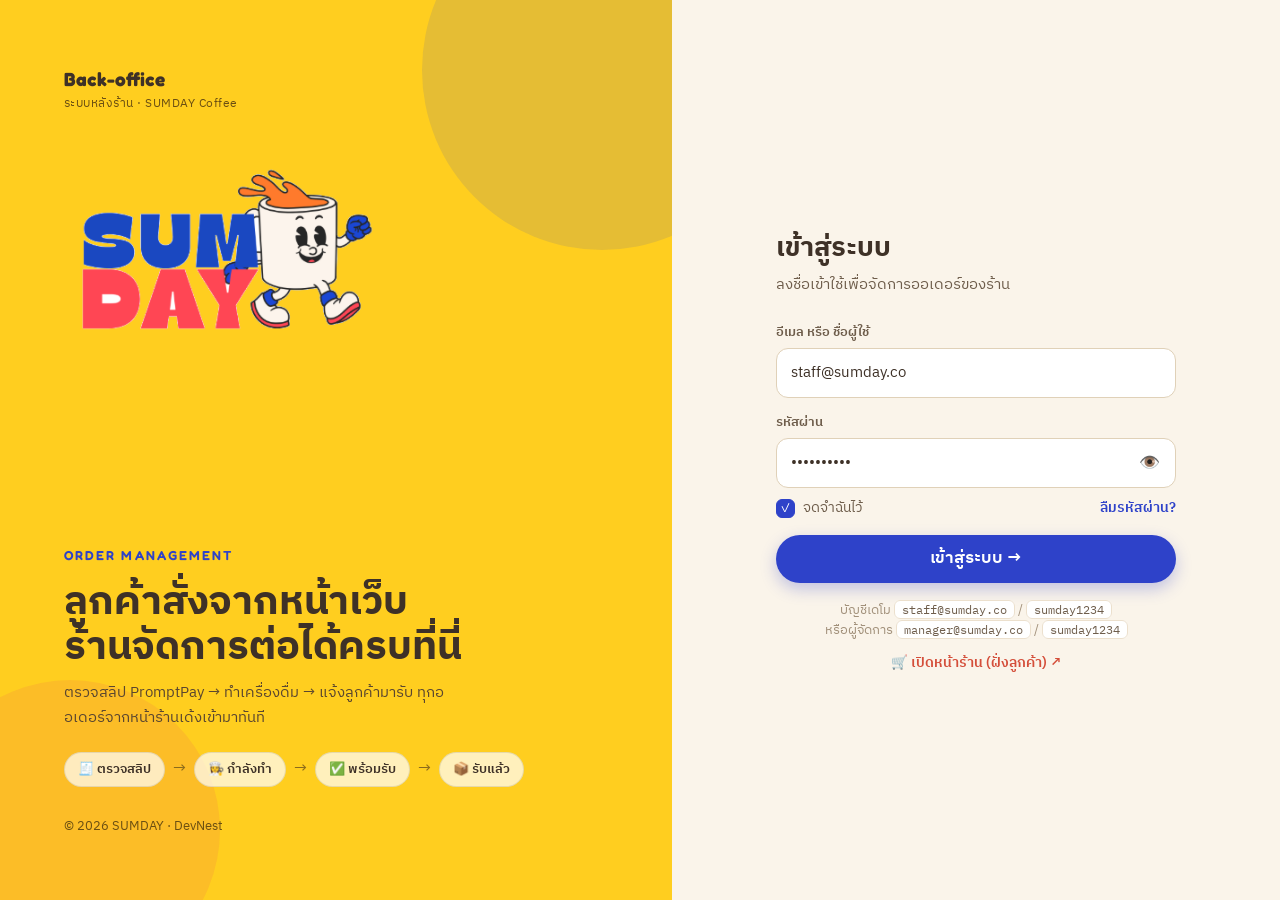
<file: examples/sumday-backoffice/reports.html>
<!DOCTYPE html>
<html lang="th">
<head>
<meta charset="UTF-8">
<meta name="viewport" content="width=device-width, initial-scale=1.0">
<title>SUMDAY · รายงานยอดขาย</title>
<link rel="preconnect" href="https://fonts.googleapis.com">
<link rel="preconnect" href="https://fonts.gstatic.com" crossorigin>
<link href="https://fonts.googleapis.com/css2?family=Fredoka:wght@400;500;600;700&family=IBM+Plex+Sans+Thai:wght@300;400;500;600;700&family=IBM+Plex+Mono:wght@400;500;600&display=swap" rel="stylesheet">
<link rel="stylesheet" href="app.css">
<style>
  .range{display:flex;gap:7px;background:var(--surface);border:1px solid var(--border);border-radius:var(--r-pill);padding:4px;box-shadow:var(--sh-sm);}
  .range button{font-size:13px;font-weight:600;color:var(--ink-soft);padding:7px 14px;border-radius:var(--r-pill);transition:all .15s;}
  .range button.on{background:var(--primary);color:#fff;}
  .grid2{display:grid;grid-template-columns:1.5fr 1fr;gap:16px;align-items:start;}
  @media(max-width:920px){.grid2{grid-template-columns:1fr;}}

  /* channel highlight */
  .channel{background:linear-gradient(135deg,#FFF6D6,var(--primary-soft));border:1px solid var(--border);border-radius:var(--r-lg);
    padding:20px 22px;box-shadow:var(--sh-sm);display:flex;align-items:center;gap:18px;flex-wrap:wrap;margin-bottom:20px;}
  .channel .ic{width:54px;height:54px;border-radius:15px;background:var(--primary);color:#fff;display:grid;place-items:center;font-size:26px;box-shadow:0 8px 18px rgba(46,66,201,.28);}
  .channel .t b{font-family:var(--display);font-size:18px;}
  .channel .t span{display:block;font-size:13.5px;color:var(--ink-soft);}
  .channel .big{margin-left:auto;text-align:right;}
  .channel .big b{font-family:var(--mono);font-size:30px;font-weight:600;display:block;line-height:1;}
  .channel .big span{font-size:12.5px;font-weight:600;}
  .up{color:var(--ready-ink)!important;} .down{color:var(--danger-ink)!important;} .flat{color:var(--muted)!important;}
  .live-note{font-size:12.5px;color:var(--muted);margin:-8px 0 18px;}

  /* bar chart */
  .chart{display:flex;align-items:flex-end;gap:clamp(4px,1.4vw,14px);height:210px;padding-top:22px;}
  .chart.thin{gap:3px;}
  .chart .col{flex:1;min-width:0;display:flex;flex-direction:column;align-items:center;gap:8px;height:100%;justify-content:flex-end;}
  .chart .bar{width:100%;max-width:46px;background:linear-gradient(180deg,#6F80E8,var(--primary));border-radius:8px 8px 4px 4px;
    position:relative;transition:height .6s cubic-bezier(.2,1,.3,1);min-height:3px;}
  .chart.thin .bar{border-radius:4px 4px 2px 2px;}
  .chart .col.peak .bar{background:linear-gradient(180deg,#F38B7B,var(--accent));}
  .chart .col.today .bar{background:linear-gradient(180deg,#FFDD66,var(--gold));}
  .chart .bar .v{position:absolute;top:-19px;left:50%;transform:translateX(-50%);font-family:var(--mono);font-size:11px;font-weight:600;color:var(--ink-soft);white-space:nowrap;}
  .chart.thin .bar .v{display:none;}
  .chart.thin .col.peak .bar .v{display:block;}
  .chart .d{font-size:11.5px;color:var(--muted);font-weight:500;white-space:nowrap;height:16px;}
  .chart-legend{display:flex;gap:16px;flex-wrap:wrap;margin-top:12px;font-size:12.5px;color:var(--ink-soft);}
  .chart-legend i{display:inline-block;width:10px;height:10px;border-radius:3px;margin-right:6px;vertical-align:-1px;}

  /* best sellers */
  .rank{display:flex;flex-direction:column;gap:6px;}
  .rank .ri{display:flex;align-items:center;gap:13px;padding:10px 8px;border-radius:var(--r);transition:background .15s;}
  .rank .ri:hover{background:var(--surface-2);}
  .rank .no{font-family:var(--display);font-weight:700;font-size:17px;width:26px;text-align:center;color:var(--muted);flex:0 0 auto;}
  .rank .ri.top1 .no{color:var(--gold);} .rank .ri.top2 .no{color:#9AA6B0;} .rank .ri.top3 .no{color:#C8855A;}
  .rank .th{width:46px;height:46px;border-radius:11px;background:var(--surface-2);display:grid;place-items:center;flex:0 0 auto;overflow:hidden;font-size:20px;}
  .rank .th img{width:84%;height:84%;object-fit:contain;mix-blend-mode:multiply;}
  .rank .info{flex:1;min-width:0;}
  .rank .info b{font-size:14.5px;} .rank .info .en{font-size:12px;color:var(--muted);}
  .rank .info .meter{height:6px;background:var(--surface-2);border-radius:4px;margin-top:6px;overflow:hidden;}
  .rank .info .meter i{display:block;height:100%;background:linear-gradient(90deg,#6F80E8,var(--primary));border-radius:4px;}
  .rank .ri.top1 .info .meter i{background:linear-gradient(90deg,#F38B7B,var(--accent));}
  .rank .num{text-align:right;flex:0 0 auto;}
  .rank .num b{font-family:var(--mono);font-size:15px;} .rank .num span{display:block;font-size:11.5px;color:var(--muted);}

  /* donut */
  .donut-wrap{display:flex;align-items:center;gap:22px;flex-wrap:wrap;}
  .donut{width:150px;height:150px;border-radius:50%;flex:0 0 auto;display:grid;place-items:center;position:relative;background:var(--surface-2);}
  .donut::after{content:"";position:absolute;width:92px;height:92px;border-radius:50%;background:var(--surface);}
  .donut .c{position:relative;z-index:1;text-align:center;}
  .donut .c b{font-family:var(--mono);font-size:22px;font-weight:600;display:block;line-height:1;}
  .donut .c span{font-size:11px;color:var(--muted);}
  .legend{display:flex;flex-direction:column;gap:9px;flex:1;min-width:160px;}
  .legend div{display:flex;align-items:center;gap:9px;font-size:13.5px;white-space:nowrap;}
  .legend i{width:12px;height:12px;border-radius:4px;flex:0 0 auto;}
  .legend b{font-family:var(--mono);margin-left:auto;}
  .legend small{color:var(--muted);font-family:var(--mono);font-size:11.5px;min-width:24px;text-align:right;}
  .empty.sm{padding:30px 10px;}
</style>
</head>
<body>
<div class="app">
  <aside class="side" id="side"></aside>
  <div class="scrim" id="scrim"></div>

  <div class="main">
    <div class="topbar">
      <button class="menu-btn" id="menuBtn">☰</button>
      <div class="tb-title">
        <h1>รายงานยอดขาย</h1>
        <div class="sub">ช่องทางออนไลน์ · เว็บสั่งซื้อ SUMDAY</div>
      </div>
      <div class="spacer"></div>
      <div class="range" id="range">
        <button data-r="1" class="on">วันนี้</button>
        <button data-r="7">7 วัน</button>
        <button data-r="30">30 วัน</button>
      </div>
    </div>

    <div class="content">
      <div id="closedBanner"></div>

      <div class="channel">
        <div class="ic">🌐</div>
        <div class="t"><b>ช่องทางออนไลน์ · เว็บสั่งซื้อ SUMDAY</b><span>ยอดจากหน้าเว็บ coffee-landing · ชำระผ่านพร้อมเพย์ + แนบสลิป</span></div>
        <div class="big"><b id="chSales">฿0</b><span id="chTrend"></span></div>
      </div>
      <div class="live-note" id="liveNote"></div>

      <div class="stats" id="kpi"></div>

      <div class="grid2">
        <div class="card-box">
          <div class="sec-head"><h2 id="chartTitle">ยอดขายรายวัน</h2><span class="sub" id="chartSub"></span></div>
          <div class="chart" id="chart"></div>
          <div class="chart-legend" id="chartLegend"></div>
        </div>

        <div class="card-box">
          <div class="sec-head"><h2>สัดส่วนหมวดเมนู</h2><span class="sub">ตามจำนวนแก้ว</span></div>
          <div class="donut-wrap">
            <div class="donut" id="donut"><div class="c"><b id="donutTotal">0</b><span>แก้ว</span></div></div>
            <div class="legend" id="legend"></div>
          </div>
        </div>
      </div>

      <div class="card-box" style="margin-top:16px">
        <div class="sec-head"><h2>เมนูขายดี 🔥</h2><span class="sub" id="rankSub">จัดอันดับตามจำนวนแก้ว</span></div>
        <div class="rank" id="rank"></div>
      </div>
    </div>
  </div>
</div>

<script src="store.js"></script>
<script src="shell.js"></script>
<script>
Shell.init('reports');
const {$,esc,baht}=Shell;
const S=SUMDAY;
const IMG='../../img/menu/';
const CAT_COLOR={coffee:'var(--blue)',milk:'var(--coral)',tea:'var(--green)',custom:'var(--gold)'};
const RANGE_LABEL={1:'วันนี้',7:'7 วันล่าสุด',30:'30 วันล่าสุด'};
const PREV_LABEL={1:'เมื่อวาน',7:'7 วันก่อนหน้า',30:'30 วันก่อนหน้า'};
let range=1;

function sum(days){
  const r={revenue:0,orders:0,cups:0,sold:{},customQty:0};
  days.forEach(d=>{r.revenue+=d.revenue;r.orders+=d.orders;r.cups+=d.cups;r.customQty+=d.customQty;
    Object.entries(d.sold).forEach(([id,q])=>r.sold[id]=(r.sold[id]||0)+q);});
  return r;
}
function trend(cur,prev){
  if(!prev)return cur?{t:'ใหม่',c:'flat'}:{t:'—',c:'flat'};
  const p=Math.round((cur-prev)/prev*100);
  return p>0?{t:`▲ ${p}%`,c:'up'}:p<0?{t:`▼ ${Math.abs(p)}%`,c:'down'}:{t:'เท่าเดิม',c:'flat'};
}

function renderKPI(cur,prev){
  const avg=x=>x.orders?Math.round(x.revenue/x.orders):0;
  const pl=PREV_LABEL[range];
  const tr=trend(cur.revenue,prev.revenue);
  $('#chSales').textContent=baht(cur.revenue);
  $('#chTrend').className=tr.c; $('#chTrend').textContent=`${tr.t} จาก${pl}`;
  const card=(ic,bg,col,lbl,val,t)=>`<div class="stat"><div class="ic" style="background:${bg};color:${col}">${ic}</div>
    <div class="lbl">${lbl}</div><div class="val">${val}</div><div class="trend ${t.c}">${t.t} <span style="color:var(--muted);font-weight:500">vs ${pl}</span></div></div>`;
  $('#kpi').innerHTML=
    card('💰','var(--primary-soft)','var(--primary-strong)',`ยอดขาย (${RANGE_LABEL[range]})`,baht(cur.revenue),tr)+
    card('🧾','var(--accent-soft)','var(--accent-strong)','จำนวนออเดอร์',cur.orders.toLocaleString(),trend(cur.orders,prev.orders))+
    card('🥤','var(--verify-soft)','var(--verify-ink)','แก้วที่ขายได้',cur.cups.toLocaleString(),trend(cur.cups,prev.cups))+
    card('📈','var(--ready-soft)','var(--ready-ink)','ยอดเฉลี่ย/บิล',baht(avg(cur)),trend(avg(cur),avg(prev)));
}

function renderChart(days){
  const chart=$('#chart');
  let cols;
  if(range===1){
    $('#chartTitle').textContent='ยอดขายรายชั่วโมง';
    $('#chartSub').textContent='วันนี้ 07–18 น. · จากออเดอร์จริง';
    const start=new Date();start.setHours(0,0,0,0);
    const list=S.getOrders().filter(o=>o.createdAt>=start.getTime()&&o.status!=='verify'&&o.status!=='cancel');
    cols=[];
    for(let h=7;h<=18;h++){
      const v=list.filter(o=>new Date(o.createdAt).getHours()===h).reduce((s,o)=>s+S.orderTotal(o),0);
      cols.push({v,d:String(h).padStart(2,'0'),label:true});
    }
    $('#chartLegend').innerHTML=`<span><i style="background:var(--primary)"></i>ยอดขายต่อชั่วโมง</span><span><i style="background:var(--accent)"></i>ชั่วโมงที่ขายดีสุด</span>`;
  }else{
    $('#chartTitle').textContent='ยอดขายรายวัน';
    $('#chartSub').textContent=RANGE_LABEL[range]+' · ช่องทางออนไลน์';
    cols=days.map((d,i)=>({v:d.revenue,today:!!d.live,
      d:range===7?d.date.toLocaleDateString('th-TH',{weekday:'short'}):(i%5===0||d.live?d.date.getDate()+'':''),label:true,
      title:d.date.toLocaleDateString('th-TH',{day:'numeric',month:'short'})+' · '+baht(d.revenue)}));
    $('#chartLegend').innerHTML=`<span><i style="background:var(--primary)"></i>ยอดขายรายวัน</span><span><i style="background:var(--accent)"></i>วันที่ขายดีสุด</span><span><i style="background:var(--gold)"></i>วันนี้ (สด)</span>`;
  }
  chart.classList.toggle('thin',range===30);
  const max=Math.max(...cols.map(c=>c.v));
  if(!max){
    chart.innerHTML=`<div class="empty sm" style="width:100%;align-self:center"><div class="e-ic">🌱</div><b>ยังไม่มียอดขายวันนี้</b>เมื่อยืนยันสลิปออเดอร์แรก ยอดจะขึ้นที่นี่</div>`;
    return;
  }
  const fmt=v=>v>=1000?'฿'+(v/1000).toFixed(1)+'k':'฿'+v;
  chart.innerHTML=cols.map(c=>`
    <div class="col ${c.v===max?'peak':''} ${c.today&&c.v!==max?'today':''}" title="${esc(c.title||c.d+':00 น. · '+baht(c.v))}">
      <div class="bar" style="height:0" data-h="${Math.max(1.5,c.v/max*100)}">${c.v?`<span class="v">${fmt(c.v)}</span>`:''}</div>
      <div class="d">${c.d}</div></div>`).join('');
  requestAnimationFrame(()=>requestAnimationFrame(()=>chart.querySelectorAll('.bar').forEach(b=>b.style.height=b.dataset.h+'%')));
}

function renderDonut(cur){
  const menu=S.getMenu(), catOf=id=>(menu.find(m=>m.id===+id)||S.BASE_MENU.find(m=>m.id===+id)||{}).cat;
  const tot={}; S.CATS.forEach(c=>tot[c.k]=0);
  Object.entries(cur.sold).forEach(([id,q])=>{const c=catOf(id);if(c in tot)tot[c]+=q;});
  const rows=S.CATS.map(c=>({k:c.k,l:c.n,v:tot[c.k]}));
  if(cur.customQty)rows.push({k:'custom',l:'✨ เมนูพิเศษ',v:cur.customQty});
  const all=rows.reduce((s,r)=>s+r.v,0);
  $('#donutTotal').textContent=all.toLocaleString();
  if(!all){$('#donut').style.background='var(--surface-2)';
    $('#legend').innerHTML=`<div style="color:var(--muted)">ยังไม่มีข้อมูลในช่วงนี้</div>`;return;}
  let acc=0;const stops=rows.map(r=>{const p=r.v/all*100,s=`${CAT_COLOR[r.k]} ${acc}% ${acc+p}%`;acc+=p;return s;});
  $('#donut').style.background=`conic-gradient(${stops.join(',')})`;
  $('#legend').innerHTML=rows.map(r=>`<div><i style="background:${CAT_COLOR[r.k]}"></i>${r.l}<b>${Math.round(r.v/all*100)}%</b><small>${r.v}</small></div>`).join('');
}

function renderRank(cur){
  const menu=S.getMenu();
  const list=Object.entries(cur.sold).map(([id,q])=>{const m=menu.find(x=>x.id===+id)||S.BASE_MENU.find(x=>x.id===+id);return m?{m,q}:null;})
    .filter(Boolean).sort((a,b)=>b.q-a.q).slice(0,10);
  $('#rankSub').textContent=`${RANGE_LABEL[range]} · จัดอันดับตามจำนวนแก้ว · ราคาตามเมนูปัจจุบัน`;
  if(!list.length){$('#rank').innerHTML=`<div class="empty sm"><div class="e-ic">☕</div><b>ยังไม่มีเมนูที่ขายได้ในช่วงนี้</b>ลองเลือกช่วง 7 วัน หรือ 30 วัน</div>`;return;}
  const max=list[0].q;
  $('#rank').innerHTML=list.map(({m,q},i)=>`
    <div class="ri ${i<3?'top'+(i+1):''}">
      <span class="no">${i+1}</span>
      <span class="th">${m.img?`<img src="${IMG}${esc(m.img)}" alt="${esc(m.th)}" loading="lazy">`:'🥤'}</span>
      <div class="info"><b>${esc(m.th)}</b> <span class="en">${esc(m.en)} · ฿${m.price}</span>
        <div class="meter"><i style="width:${q/max*100}%"></i></div></div>
      <div class="num"><b>${q}</b><span>แก้ว · ${baht(q*m.price)}</span></div>
    </div>`).join('');
}

function render(){
  const all=S.salesByDay(range*2), cur=all.slice(range), prev=all.slice(0,range);
  const c=sum(cur),p=sum(prev);
  const pending=S.getOrders().filter(o=>o.status==='verify').length;
  $('#liveNote').innerHTML=`🟢 ยอด “วันนี้” คำนวณสดจากออเดอร์จริง · ไม่นับออเดอร์ที่ยกเลิก และที่ยัง<b>รอตรวจสลิป</b>${pending?` (ตอนนี้มี ${pending} ออเดอร์ — <a href="orders.html" style="color:var(--primary);font-weight:600">ไปตรวจ →</a>)`:''}`;
  renderKPI(c,p); renderChart(cur); renderDonut(c); renderRank(c);
}

$('#range').addEventListener('click',e=>{
  const b=e.target.closest('button');if(!b)return;
  document.querySelectorAll('#range button').forEach(x=>x.classList.toggle('on',x===b));
  range=+b.dataset.r; render();
});
Shell.onChange(k=>{if(k==='orders'||k==='menu'||k==='tick')render();});
render();
</script>
</body>
</html>
</file>
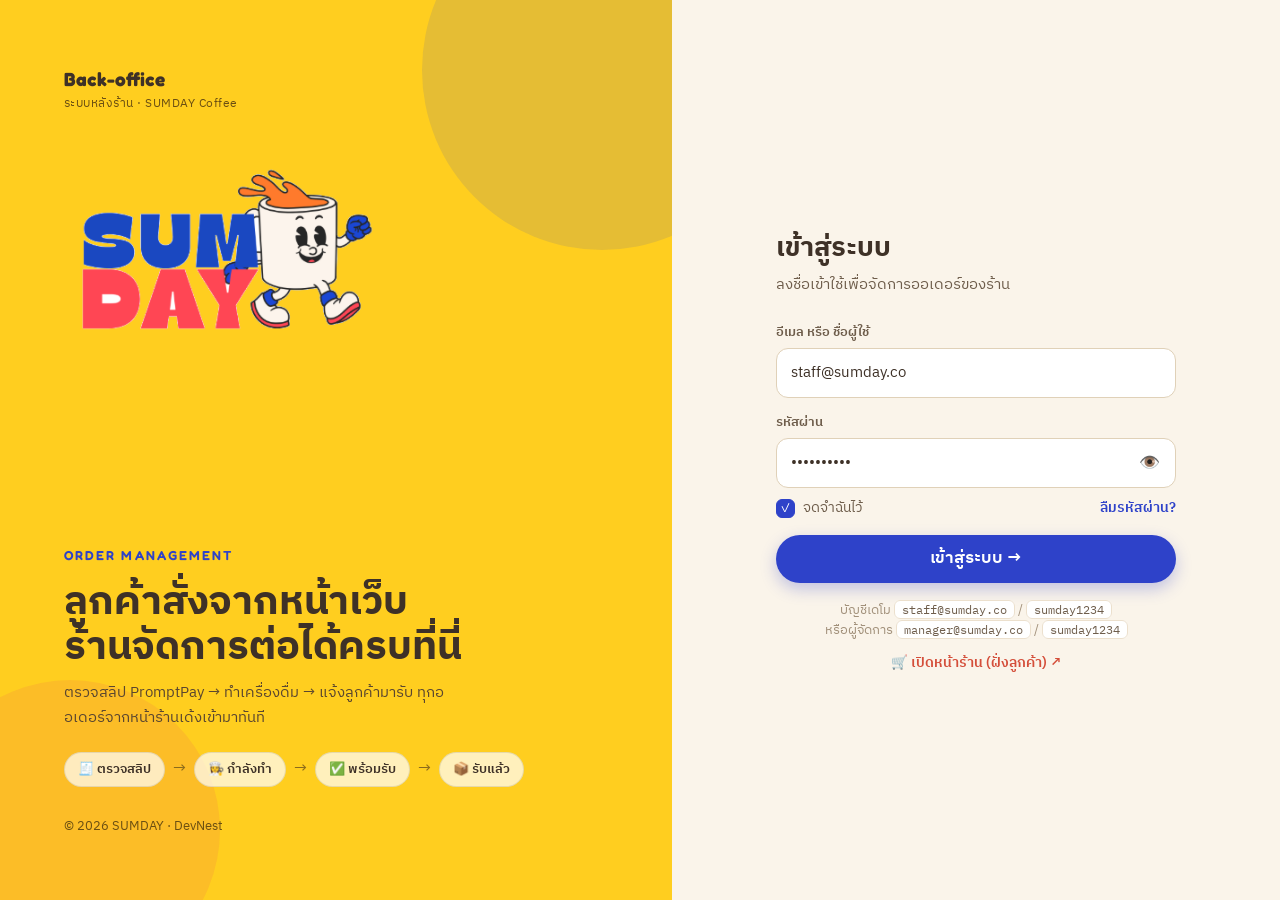
<file: examples/sumday-backoffice/settings.html>
<!DOCTYPE html>
<html lang="th">
<head>
<meta charset="UTF-8">
<meta name="viewport" content="width=device-width, initial-scale=1.0">
<title>SUMDAY · ตั้งค่าร้าน</title>
<link rel="preconnect" href="https://fonts.googleapis.com">
<link rel="preconnect" href="https://fonts.gstatic.com" crossorigin>
<link href="https://fonts.googleapis.com/css2?family=Fredoka:wght@400;500;600;700&family=IBM+Plex+Sans+Thai:wght@300;400;500;600;700&family=IBM+Plex+Mono:wght@400;500;600&display=swap" rel="stylesheet">
<link rel="stylesheet" href="app.css">
<style>
  .set-grid{display:grid;grid-template-columns:repeat(auto-fit,minmax(320px,1fr));gap:16px;align-items:start;}
  .set-card .ch{display:flex;align-items:center;gap:10px;margin-bottom:16px;}
  .set-card .ch .ic{width:38px;height:38px;border-radius:11px;display:grid;place-items:center;font-size:19px;flex:0 0 auto;}
  .set-card .ch b{font-family:var(--display);font-size:16px;}
  .set-card .ch span{display:block;font-size:12.5px;color:var(--muted);}
  .row2{display:grid;grid-template-columns:1fr 1fr;gap:12px;}
  @media(max-width:460px){.row2{grid-template-columns:1fr;}}
  .switch{display:flex;align-items:center;justify-content:space-between;gap:12px;padding:11px 0;border-bottom:1px dashed var(--border);}
  .switch:last-of-type{border-bottom:none;}
  .switch .t b{font-size:14px;font-weight:600;} .switch .t span{display:block;font-size:12px;color:var(--muted);}
  .save-bar{position:sticky;bottom:0;background:rgba(250,244,234,.92);backdrop-filter:blur(10px);border-top:1px solid var(--border);
    margin:20px -30px -30px;padding:14px clamp(16px,3vw,30px);display:flex;align-items:center;justify-content:flex-end;gap:10px;flex-wrap:wrap;}
  .save-bar .state{margin-right:auto;font-size:13px;color:var(--muted);font-weight:500;}
  .save-bar .state.dirty{color:var(--verify-ink);}
  @media(max-width:900px){.save-bar{margin:20px -16px -16px;}}
  .hours{display:flex;flex-direction:column;gap:8px;}
  .hours .hr{display:flex;align-items:center;gap:10px;font-size:13.5px;flex-wrap:wrap;}
  .hours .hr .day{width:48px;font-weight:600;color:var(--ink-soft);}
  .hours .hr input{width:112px;padding:8px 10px;border:1.5px solid var(--border-2);border-radius:8px;font-size:13.5px;background:var(--surface);color:var(--ink);}
  .hours .hr input:focus{outline:none;border-color:var(--primary);box-shadow:0 0 0 3px var(--primary-soft);}
  .hours .hr .to{color:var(--muted);}
  .pp{display:grid;grid-template-columns:1fr auto;gap:18px;align-items:start;}
  @media(max-width:560px){.pp{grid-template-columns:1fr;}}
  .pp .qr{width:150px;border-radius:var(--r);border:1px solid var(--border);background:#fff;padding:8px;box-shadow:var(--sh-sm);}
  .pp .qr img{width:100%;border-radius:8px;}
  .pp .qr small{display:block;text-align:center;font-size:11.5px;color:var(--muted);margin-top:6px;}
  .pp-badge{display:flex;align-items:center;gap:11px;padding:11px 13px;border:1.5px solid var(--primary);background:var(--primary-soft);border-radius:var(--r);margin-bottom:14px;}
  .pp-badge .pic{width:38px;height:38px;border-radius:10px;background:var(--surface);display:grid;place-items:center;font-size:18px;flex:0 0 auto;}
  .pp-badge b{font-size:14px;} .pp-badge span{display:block;font-size:12px;color:var(--ink-soft);}
  .hint{font-size:12.5px;color:var(--ink-soft);background:var(--verify-soft);border-radius:10px;padding:9px 12px;line-height:1.55;}
  .hint a{color:var(--primary);font-weight:600;}
  .demo-card p{font-size:13.5px;color:var(--ink-soft);margin-bottom:14px;line-height:1.6;}
</style>
</head>
<body>
<div class="app">
  <aside class="side" id="side"></aside>
  <div class="scrim" id="scrim"></div>

  <div class="main">
    <div class="topbar">
      <button class="menu-btn" id="menuBtn">☰</button>
      <div class="tb-title">
        <h1>ตั้งค่าร้าน</h1>
        <div class="sub">ข้อมูลร้าน เวลาทำการ และการรับออเดอร์ · มีผลกับหน้าร้านทันทีหลังบันทึก</div>
      </div>
    </div>

    <div class="content">
      <div id="closedBanner"></div>
      <form class="set-grid" id="form" autocomplete="off" onsubmit="return false">

        <!-- ข้อมูลร้าน -->
        <div class="card-box set-card">
          <div class="ch"><span class="ic" style="background:var(--primary-soft)">🏪</span>
            <div><b>ข้อมูลร้าน</b><span>แสดงบนเว็บสั่งซื้อและใบเสร็จ</span></div></div>
          <div class="field"><label for="shopName">ชื่อร้าน</label><input class="input" id="shopName" data-k="shop.name"></div>
          <div class="row2">
            <div class="field"><label for="shopPhone">เบอร์โทรร้าน</label><input class="input" id="shopPhone" data-k="shop.phone" inputmode="tel"></div>
            <div class="field"><label for="shopBranch">สาขา</label><input class="input" id="shopBranch" data-k="shop.branch"></div>
          </div>
          <div class="field" style="margin-bottom:0"><label for="shopAddr">ที่อยู่</label>
            <textarea class="textarea" id="shopAddr" data-k="shop.address" style="min-height:70px"></textarea></div>
        </div>

        <!-- เวลาทำการ -->
        <div class="card-box set-card">
          <div class="ch"><span class="ic" style="background:var(--verify-soft)">🕒</span>
            <div><b>เวลาทำการ</b><span>ช่วงเวลาที่เปิดรับออเดอร์</span></div></div>
          <div class="switch"><div class="t"><b>เปิดรับออเดอร์ตอนนี้</b><span>ปิด = ลูกค้ากดชำระเงินที่หน้าร้านไม่ได้</span></div>
            <span class="toggle" data-t="storeOpen" role="switch" tabindex="0"></span></div>
          <div class="hours" style="margin-top:12px">
            <div class="hr"><span class="day">จ–ศ</span><input type="time" data-k="hours.wk.0"><span class="to">ถึง</span><input type="time" data-k="hours.wk.1"></div>
            <div class="hr"><span class="day">ส–อา</span><input type="time" data-k="hours.we.0"><span class="to">ถึง</span><input type="time" data-k="hours.we.1"></div>
          </div>
          <div class="err" id="errHours">เวลาปิดต้องหลังเวลาเปิด</div>
        </div>

        <!-- การรับออเดอร์ -->
        <div class="card-box set-card">
          <div class="ch"><span class="ic" style="background:var(--accent-soft)">📥</span>
            <div><b>การรับออเดอร์</b><span>รูปแบบรับที่ลูกค้าเลือกได้ในหน้าร้าน</span></div></div>
          <div class="switch"><div class="t"><b>🏃 รับเองที่ร้าน</b><span>ลูกค้ามารับที่เคาน์เตอร์ แสดงใบเสร็จ</span></div>
            <span class="toggle" data-t="pickup" role="switch" tabindex="0"></span></div>
          <div class="switch"><div class="t"><b>📞 ให้ติดต่อกลับ</b><span>ร้านโทรแจ้งลูกค้าเมื่อเครื่องดื่มพร้อม</span></div>
            <span class="toggle" data-t="callback" role="switch" tabindex="0"></span></div>
          <div class="err" id="errType">ต้องเปิดอย่างน้อย 1 รูปแบบ ไม่งั้นลูกค้าสั่งไม่ได้</div>
          <div class="switch"><div class="t"><b>ยืนยันสลิปอัตโนมัติ</b><span>ข้ามขั้นตรวจสลิป เข้า “กำลังทำ” ทันที</span></div>
            <span class="toggle" data-t="autoAccept" role="switch" tabindex="0"></span></div>
        </div>

        <!-- การแจ้งเตือน -->
        <div class="card-box set-card">
          <div class="ch"><span class="ic" style="background:var(--coming-soft)">🔔</span>
            <div><b>การแจ้งเตือน</b><span>เมื่อมีออเดอร์ใหม่จากหน้าร้าน</span></div></div>
          <div class="switch"><div class="t"><b>เสียงแจ้งเตือน</b><span>เด้งเสียงเมื่อมีออเดอร์เข้า</span></div>
            <span class="toggle" data-t="sound" role="switch" tabindex="0"></span></div>
          <div class="switch"><div class="t"><b>Pop-up บนหน้าจอ</b><span>การ์ดแจ้งเตือนมุมขวาบน แตะเพื่อเปิดออเดอร์</span></div>
            <span class="toggle" data-t="popup" role="switch" tabindex="0"></span></div>
          <div style="margin-top:10px"><button type="button" class="btn btn-ghost btn-sm" id="testBeep">🔊 ทดสอบเสียง</button></div>
        </div>

        <!-- ช่องทางชำระเงิน -->
        <div class="card-box set-card" style="grid-column:1/-1">
          <div class="ch"><span class="ic" style="background:var(--ready-soft)">💳</span>
            <div><b>ช่องทางชำระเงิน</b><span>หน้าร้านรับชำระผ่านพร้อมเพย์อย่างเดียว</span></div></div>
          <div class="pp">
            <div>
              <div class="pp-badge"><span class="pic">📱</span><div><b>พร้อมเพย์ (PromptPay) · เปิดใช้งาน</b><span>ลูกค้าสแกน QR แล้วแนบสลิปก่อนยืนยันออเดอร์</span></div></div>
              <div class="row2">
                <div class="field"><label for="ppName">ชื่อบัญชี</label><input class="input" id="ppName" data-k="promptpay.name"></div>
                <div class="field"><label for="ppId">หมายเลขพร้อมเพย์</label><input class="input" id="ppId" data-k="promptpay.id" inputmode="numeric" style="font-family:var(--mono)"></div>
              </div>
              <div class="hint">🧾 ลูกค้าแนบสลิปทุกออเดอร์ → ตรวจที่หน้า <a href="orders.html">ออเดอร์เข้า</a> (สถานะ “รอตรวจสลิป”) ก่อนเริ่มทำ</div>
            </div>
            <div class="qr"><img src="../../img/logo/S__3964954.jpg" alt="QR พร้อมเพย์ของร้าน"><small>QR ที่แสดงในหน้าร้าน</small></div>
          </div>
        </div>

        <!-- ข้อมูลเดโม -->
        <div class="card-box set-card demo-card" style="grid-column:1/-1">
          <div class="ch"><span class="ic" style="background:var(--surface-2)">🧪</span>
            <div><b>ข้อมูลเดโม</b><span>ข้อมูลทั้งหมดเก็บในเบราว์เซอร์นี้ (localStorage)</span></div></div>
          <p>รีเซ็ตเพื่อคืนออเดอร์ตัวอย่าง เมนู และการตั้งค่าทั้งหมดกลับเป็นค่าเริ่มต้น — ออเดอร์ที่สั่งจากหน้าร้านและการแก้ไขเมนูจะถูกลบ (ยังล็อกอินอยู่เหมือนเดิม)</p>
          <button type="button" class="btn btn-danger" id="resetDemo">↺ รีเซ็ตข้อมูลเดโม</button>
        </div>
      </form>

      <div class="save-bar">
        <span class="state" id="saveState">บันทึกล่าสุดแล้ว</span>
        <button class="btn btn-ghost" id="resetBtn" disabled>ยกเลิก</button>
        <button class="btn btn-primary" id="saveBtn" disabled>💾 บันทึกการตั้งค่า</button>
      </div>
    </div>
  </div>
</div>

<script src="store.js"></script>
<script src="shell.js"></script>
<script>
Shell.init('settings');
const {$,mini}=Shell;
const S=SUMDAY;
let draft, saved, dirty=false;

const get=(o,path)=>path.split('.').reduce((a,k)=>a==null?a:a[k],o);
function set(o,path,v){const ks=path.split('.'),last=ks.pop();ks.reduce((a,k)=>a[k],o)[last]=v;}
const clone=o=>JSON.parse(JSON.stringify(o));

function load(){saved=S.getSettings();draft=clone(saved);fill();setDirty(false);}
function fill(){
  document.querySelectorAll('[data-k]').forEach(el=>el.value=get(draft,el.dataset.k)??'');
  document.querySelectorAll('[data-t]').forEach(el=>{const on=!!draft[el.dataset.t];el.classList.toggle('on',on);el.setAttribute('aria-checked',on);});
  validate();
}
function setDirty(d){
  dirty=d;
  $('#saveBtn').disabled=!d; $('#resetBtn').disabled=!d;
  $('#saveState').textContent=d?'● มีการแก้ไขที่ยังไม่บันทึก':'บันทึกล่าสุดแล้ว';
  $('#saveState').classList.toggle('dirty',d);
}
function changed(){setDirty(JSON.stringify(draft)!==JSON.stringify(saved));validate();}
function validate(){
  const typeOk=draft.pickup||draft.callback;
  const hOk=['wk','we'].every(k=>!draft.hours[k][0]||!draft.hours[k][1]||draft.hours[k][0]<draft.hours[k][1]);
  $('#errType').classList.toggle('show',!typeOk);
  $('#errHours').classList.toggle('show',!hOk);
  return typeOk&&hOk;
}

$('#form').addEventListener('input',e=>{const el=e.target.closest('[data-k]');if(!el)return;set(draft,el.dataset.k,el.value);changed();});
function flip(el){
  const k=el.dataset.t;
  if((k==='pickup'||k==='callback')&&draft[k]&&!draft[k==='pickup'?'callback':'pickup']){
    $('#errType').classList.add('show');mini('ต้องเปิดอย่างน้อย 1 รูปแบบการรับ');return;
  }
  draft[k]=!draft[k];fill();changed();
}
document.querySelectorAll('[data-t]').forEach(el=>{
  el.addEventListener('click',()=>flip(el));
  el.addEventListener('keydown',e=>{if(e.key===' '||e.key==='Enter'){e.preventDefault();flip(el);}});
});

$('#saveBtn').addEventListener('click',()=>{
  if(!validate()){mini('กรุณาแก้ข้อมูลที่ไม่ถูกต้องก่อนบันทึก');return;}
  ['name','phone','branch','address'].forEach(k=>draft.shop[k]=String(draft.shop[k]).trim());
  S.saveSettings(draft); saved=clone(draft); setDirty(false); Shell.refresh();
  mini(saved.storeOpen?'บันทึกแล้ว ✓ หน้าร้านใช้ค่าใหม่ทันที':'บันทึกแล้ว ✓ หน้าร้านปิดรับออเดอร์');
});
$('#resetBtn').addEventListener('click',()=>{load();mini('ยกเลิกการแก้ไข');});
$('#testBeep').addEventListener('click',()=>Shell.beep());
$('#resetDemo').addEventListener('click',()=>{
  if(!confirm('รีเซ็ตข้อมูลเดโมทั้งหมด?\nออเดอร์ เมนู และการตั้งค่าจะกลับเป็นค่าเริ่มต้น'))return;
  S.resetDemo(); location.reload();
});
window.addEventListener('beforeunload',e=>{if(dirty){e.preventDefault();e.returnValue='';}});

/* แท็บอื่น (หรือแบนเนอร์ "เปิดรับออเดอร์") เปลี่ยนค่า → โหลดใหม่ถ้ายังไม่ได้แก้ค้างไว้ */
Shell.onChange(k=>{if(k==='settings'&&!dirty)load();});
load();
</script>
</body>
</html>
</file>
<file: examples/sumday-backoffice/app.css>
/* =========================================================
   SUMDAY · Back-office — shared stylesheet (app.css)
   ธีมเดียวกับหน้าร้าน coffee-landing.html · Light theme · Thai-first
   แก้ token ที่นี่ที่เดียว → เปลี่ยนทั้งระบบหลังบ้าน
   ========================================================= */
:root{
  /* ---- Brand palette (เหมือนหน้าร้าน) ---- */
  --blue:#2E42C9; --coral:#EC6450; --gold:#F2B233; --green:#3FAE7E; --yellow:#FFCE1F;

  /* ---- Roles ---- */
  --primary:#2E42C9; --primary-strong:#2234A8; --primary-soft:#EEF0FC; --on-primary:#FFFFFF;
  --accent:#EC6450; --accent-strong:#D44E3A; --accent-soft:#FDEBE7;

  /* ---- Order status ---- */
  --verify:#F2B233;   --verify-soft:#FDF3DC;  --verify-ink:#8A5A00;  /* รอตรวจสลิป */
  --doing:#2E42C9;    --doing-soft:#EEF0FC;   --doing-ink:#2234A8;   /* กำลังทำ */
  --ready:#3FAE7E;    --ready-soft:#E3F4EC;   --ready-ink:#1F6B4A;   /* ทำเสร็จ · พร้อมรับ */
  --coming:#EC6450;   --coming-soft:#FDEBE7;  --coming-ink:#A8392A;  /* โทรแจ้งแล้ว · กำลังมารับ */
  --picked:#A1907A;   --picked-soft:#F2ECE3;  --picked-ink:#6E5D4B;  /* รับแล้ว */
  --danger:#C0392B;   --danger-soft:#FBE4E1;  --danger-ink:#8E2A20;  /* ยกเลิก / สลิปไม่ผ่าน */

  /* ---- Neutrals (ครีมอุ่นแบบหน้าร้าน) ---- */
  --bg:#FAF4EA; --surface:#FFFFFF; --surface-2:#FBF5EB;
  --ink:#3E3127; --ink-soft:#6E5D4B; --muted:#A1907A;
  --border:#ECE0CD; --border-2:#E0D1B8;

  /* ---- Scales ---- */
  --r-sm:8px; --r:12px; --r-lg:18px; --r-xl:26px; --r-pill:999px;
  --sh-sm:0 4px 16px rgba(86,62,38,.07);
  --sh:0 10px 28px rgba(86,62,38,.11);
  --sh-lg:0 16px 44px rgba(86,62,38,.16);

  --font:'IBM Plex Sans Thai','Segoe UI',system-ui,sans-serif;
  --display:'Fredoka','IBM Plex Sans Thai',sans-serif;
  --mono:'IBM Plex Mono',ui-monospace,Menlo,monospace;
}

*{margin:0;padding:0;box-sizing:border-box;}
html{scroll-behavior:smooth;}
body{font-family:var(--font);background:var(--bg);color:var(--ink);line-height:1.55;-webkit-font-smoothing:antialiased;}
h1,h2,h3,.display{font-family:var(--display);}
button{font-family:inherit;cursor:pointer;border:none;background:none;color:inherit;}
input,select,textarea{font-family:inherit;}
a{text-decoration:none;color:inherit;}
img{display:block;max-width:100%;}
code,.mono{font-family:var(--mono);}
[hidden]{display:none!important;}
::-webkit-scrollbar{width:10px;height:10px;}
::-webkit-scrollbar-thumb{background:#DDCDB4;border-radius:6px;}
::-webkit-scrollbar-thumb:hover{background:#CDB898;}

/* ---------- buttons ---------- */
.btn{display:inline-flex;align-items:center;justify-content:center;gap:8px;font-weight:600;font-size:15px;
  padding:11px 22px;border-radius:var(--r-pill);transition:transform .14s,box-shadow .14s,background .14s,border-color .14s;
  white-space:nowrap;line-height:1.2;}
.btn:active{transform:translateY(1px);}
.btn-primary{background:var(--primary);color:#fff;box-shadow:0 6px 16px rgba(46,66,201,.28);}
.btn-primary:hover{background:var(--primary-strong);}
.btn-accent{background:var(--accent);color:#fff;box-shadow:0 6px 16px rgba(236,100,80,.28);}
.btn-accent:hover{background:var(--accent-strong);}
.btn-green{background:var(--green);color:#fff;box-shadow:0 6px 16px rgba(63,174,126,.28);}
.btn-green:hover{filter:brightness(.95);}
.btn-ghost{background:var(--surface);color:var(--ink);border:1.5px solid var(--border-2);}
.btn-ghost:hover{border-color:var(--ink-soft);background:var(--surface-2);}
.btn-soft{background:var(--primary-soft);color:var(--primary-strong);}
.btn-soft:hover{background:#E0E4FA;}
.btn-coming{background:var(--coming);color:#fff;box-shadow:0 6px 16px rgba(236,100,80,.28);}
.btn-coming:hover{filter:brightness(.95);}
.btn-danger{background:var(--surface);color:var(--danger-ink);border:1.5px solid var(--danger);}
.btn-danger:hover{background:var(--danger);color:#fff;}
.btn:disabled{opacity:.5;cursor:not-allowed;transform:none;box-shadow:none;}
.btn-sm{padding:8px 15px;font-size:13.5px;}
.btn-lg{padding:14px 30px;font-size:16.5px;}
.btn-icon{width:42px;height:42px;padding:0;border-radius:50%;}
.btn-block{width:100%;}
.btn-row{display:flex;flex-wrap:wrap;gap:10px;align-items:center;}

/* ---------- badges / status ---------- */
.badge{display:inline-flex;align-items:center;gap:6px;font-weight:600;font-size:13px;
  padding:5px 12px;border-radius:var(--r-pill);line-height:1.3;white-space:nowrap;}
.badge::before{content:"";width:7px;height:7px;border-radius:50%;background:currentColor;}
.badge.st-verify{background:var(--verify-soft);color:var(--verify-ink);}
.badge.st-doing{background:var(--doing-soft);color:var(--doing-ink);}
.badge.st-ready{background:var(--ready-soft);color:var(--ready-ink);}
.badge.st-coming{background:var(--coming-soft);color:var(--coming-ink);}
.badge.st-picked{background:var(--picked-soft);color:var(--picked-ink);}
.badge.st-cancel{background:var(--danger-soft);color:var(--danger-ink);}
.badge.solid{color:#fff;}
.badge.solid::before{background:rgba(255,255,255,.85);}
.badge.solid.st-verify{background:var(--verify);}
.badge.solid.st-doing{background:var(--doing);}
.badge.solid.st-ready{background:var(--ready);}
.badge.solid.st-coming{background:var(--coming);}
.badge.solid.st-picked{background:var(--picked);}
.badge.solid.st-cancel{background:var(--danger);}

/* ---------- app shell ---------- */
.app{display:grid;grid-template-columns:248px 1fr;min-height:100vh;}
.side{background:var(--surface);border-right:1px solid var(--border);color:var(--ink-soft);padding:16px 14px;display:flex;flex-direction:column;gap:3px;
  position:sticky;top:0;height:100vh;overflow-y:auto;}
.side .lg{display:flex;align-items:center;gap:10px;padding:8px 12px;margin-bottom:10px;background:var(--yellow);border-radius:16px;}
.side .lg .badge-logo{height:46px;width:auto;}
.side .lg .t b{display:block;font-family:var(--display);font-size:15px;color:var(--ink);line-height:1.1;}
.side .lg .t small{font-size:11px;color:#6B4F12;letter-spacing:.03em;}
.side .navlabel{font-size:11px;font-weight:700;letter-spacing:.1em;text-transform:uppercase;color:var(--muted);padding:14px 12px 6px;}
.side a{display:flex;align-items:center;gap:11px;padding:10px 12px;border-radius:11px;font-size:14.5px;font-weight:500;
  color:var(--ink-soft);transition:all .14s;}
.side a:hover{background:var(--surface-2);color:var(--ink);}
.side a.on{background:var(--primary);color:#fff;font-weight:600;box-shadow:0 6px 16px rgba(46,66,201,.26);}
.side a .ico{font-size:18px;width:20px;text-align:center;}
.side a .pin{margin-left:auto;font-family:var(--mono);font-size:11px;background:var(--accent);color:#fff;
  padding:1px 8px;border-radius:var(--r-pill);font-weight:700;}
.side a .pin:empty{display:none;}
.side a.on .pin{background:rgba(255,255,255,.28);}
.side .shop-link{margin-top:10px;border:1.5px dashed var(--border-2);}
.side .who{margin-top:auto;display:flex;align-items:center;gap:10px;padding:12px;border-top:1px solid var(--border);}
.side .who .av{width:36px;height:36px;border-radius:50%;background:var(--accent-soft);color:var(--accent-strong);
  display:grid;place-items:center;font-weight:700;flex:0 0 auto;}
.side .who .t{min-width:0;}
.side .who .t b{display:block;font-size:13.5px;color:var(--ink);white-space:nowrap;overflow:hidden;text-overflow:ellipsis;}
.side .who .t small{font-size:11.5px;color:var(--muted);}
.side .who .out{margin-left:auto;color:var(--muted);font-size:16px;padding:6px;border-radius:8px;}
.side .who .out:hover{color:var(--danger-ink);background:var(--danger-soft);}

.main{min-width:0;display:flex;flex-direction:column;}

/* topbar inside main */
.topbar{position:sticky;top:0;z-index:30;display:flex;align-items:center;gap:10px 14px;flex-wrap:wrap;
  padding:12px clamp(14px,3vw,32px);background:rgba(250,244,234,.9);backdrop-filter:blur(12px);
  border-bottom:1px solid var(--border);}
.topbar h1{font-size:clamp(18px,2.4vw,24px);font-weight:700;line-height:1.15;}
.topbar .sub{font-size:12.5px;color:var(--muted);}
.tb-title{flex:1 1 auto;min-width:0;}
.topbar .spacer{flex:1 1 0;}
.bar-actions{display:flex;align-items:center;gap:10px;flex-wrap:wrap;justify-content:flex-end;}
.bar-actions .btn,.bell,.store-toggle,.range{flex:0 0 auto;}
.store-toggle{display:inline-flex;align-items:center;gap:9px;font-size:13.5px;font-weight:600;color:var(--ink-soft);cursor:pointer;
  background:var(--surface);border:1px solid var(--border);padding:7px 14px;border-radius:var(--r-pill);box-shadow:var(--sh-sm);}
.toggle{position:relative;width:42px;height:24px;border-radius:var(--r-pill);background:var(--border-2);transition:background .18s;flex:0 0 auto;cursor:pointer;}
.toggle::after{content:"";position:absolute;top:3px;left:3px;width:18px;height:18px;border-radius:50%;background:#fff;box-shadow:0 1px 3px rgba(62,49,39,.2);transition:left .18s;}
.toggle.on{background:var(--green);} .toggle.on::after{left:21px;}
.bell{position:relative;width:42px;height:42px;border-radius:50%;background:var(--surface);border:1px solid var(--border);
  display:grid;place-items:center;font-size:18px;box-shadow:var(--sh-sm);transition:all .15s;}
.bell:hover{border-color:var(--accent);}
.bell .dot{position:absolute;top:-3px;right:-3px;min-width:20px;height:20px;padding:0 5px;background:var(--accent);color:#fff;
  border-radius:var(--r-pill);font-size:11px;font-weight:700;display:grid;place-items:center;border:2px solid var(--bg);}
.bell .dot:empty{display:none;}

.content{padding:clamp(16px,3vw,30px);flex:1;}

/* closed-store banner */
.closed-banner{display:flex;align-items:center;gap:12px;flex-wrap:wrap;background:var(--danger-soft);color:var(--danger-ink);
  border:1px solid #F2C3BC;border-radius:var(--r-lg);padding:12px 16px;margin-bottom:18px;font-size:14px;font-weight:500;}
.closed-banner b{font-weight:700;}
.closed-banner .btn{margin-left:auto;}

/* mobile sidebar */
.menu-btn{display:none;flex:0 0 auto;width:42px;height:42px;border-radius:11px;border:1px solid var(--border);background:var(--surface);font-size:18px;}
.scrim{display:none;}
@media(max-width:900px){
  .app{grid-template-columns:1fr;}
  .side{position:fixed;left:0;top:0;z-index:60;width:248px;transform:translateX(-100%);transition:transform .25s;}
  .side.open{transform:translateX(0);box-shadow:var(--sh-lg);}
  .menu-btn{display:grid;place-items:center;}
  .scrim{display:block;position:fixed;inset:0;background:rgba(40,30,22,.4);z-index:55;opacity:0;pointer-events:none;transition:opacity .2s;}
  .scrim.show{opacity:1;pointer-events:auto;}
}
/* topbar stacks: title on row 1, actions full-width on row 2 */
@media(max-width:760px){
  .topbar{align-items:flex-start;}
  .topbar .spacer{display:none;}
  .bar-actions,.range{flex-basis:100%;justify-content:flex-start;margin-top:2px;}
}

/* ---------- stat cards ---------- */
.stats{display:grid;grid-template-columns:repeat(auto-fit,minmax(min(150px,100%),1fr));gap:14px;margin-bottom:20px;}
@media(max-width:560px){.stats{gap:10px;} .stat{padding:13px 14px;} .stat .ic{margin-bottom:8px;} .stat .val{font-size:22px;}}
.stat{background:var(--surface);border:1px solid var(--border);border-radius:var(--r-lg);padding:16px 18px;box-shadow:var(--sh-sm);}
.stat .ic{width:40px;height:40px;border-radius:11px;display:grid;place-items:center;font-size:20px;margin-bottom:11px;}
.stat .lbl{font-size:13px;color:var(--muted);font-weight:500;}
.stat .val{font-size:27px;font-weight:700;font-family:var(--mono);line-height:1.1;margin-top:2px;}
.stat .trend{font-size:12.5px;font-weight:600;margin-top:5px;color:var(--ink-soft);}

/* ---------- filter tabs ---------- */
.filters{display:flex;gap:9px;flex-wrap:wrap;margin-bottom:18px;}
.tab{display:inline-flex;align-items:center;gap:7px;font-weight:600;font-size:14px;padding:8px 16px;
  border-radius:var(--r-pill);background:var(--surface);border:1px solid var(--border);color:var(--ink-soft);transition:all .15s;}
.tab:hover{border-color:var(--border-2);color:var(--ink);}
.tab.active{background:var(--primary);color:#fff;border-color:var(--primary);box-shadow:0 5px 14px rgba(46,66,201,.24);}
.tab .ct{font-family:var(--mono);font-size:12px;background:rgba(62,49,39,.08);padding:1px 7px;border-radius:var(--r-pill);}
.tab.active .ct{background:rgba(255,255,255,.25);}

/* ---------- order card ---------- */
.orders{display:grid;grid-template-columns:repeat(auto-fill,minmax(320px,1fr));gap:16px;}
.order{background:var(--surface);border:1px solid var(--border);border-radius:var(--r-lg);overflow:hidden;
  box-shadow:var(--sh-sm);display:flex;flex-direction:column;transition:transform .18s,box-shadow .18s;}
.order:hover{transform:translateY(-3px);box-shadow:var(--sh);}
.order.is-new{border-color:var(--verify);box-shadow:0 0 0 1px var(--verify),var(--sh-sm);}
.order.is-cancel{opacity:.72;}
.order .oh{display:flex;align-items:center;justify-content:space-between;gap:10px;padding:14px 16px;border-bottom:1px solid var(--border);}
.order .oh .no{font-family:var(--mono);font-weight:600;font-size:16px;}
.order .oh .no .ch{font-family:var(--font);font-size:11.5px;color:var(--muted);font-weight:500;display:block;}
.order .ob{padding:14px 16px;flex:1;}
.order .cust{display:flex;align-items:center;gap:10px;margin-bottom:12px;}
.order .cust .av{width:36px;height:36px;border-radius:50%;background:var(--accent-soft);color:var(--accent-strong);
  display:grid;place-items:center;font-weight:700;font-size:15px;flex:0 0 auto;}
.order .cust b{font-size:14.5px;} .order .cust span{display:block;font-size:12px;color:var(--muted);}
.order .note{font-size:12.5px;background:var(--verify-soft);color:var(--verify-ink);border-radius:9px;padding:6px 10px;margin:-4px 0 12px;}
.items{list-style:none;display:flex;flex-direction:column;gap:9px;}
.items li{display:flex;align-items:center;gap:10px;font-size:14px;}
.items li .th{width:38px;height:38px;border-radius:9px;background:var(--surface-2);display:grid;place-items:center;flex:0 0 auto;overflow:hidden;font-size:18px;}
.items li .th img{width:84%;height:84%;object-fit:contain;mix-blend-mode:multiply;}
.items li .q{font-family:var(--mono);font-weight:600;color:var(--accent-strong);}
.items li .nm{flex:1;min-width:0;line-height:1.3;}
.items li .nm small{display:block;font-size:12px;color:var(--muted);}
.items li .pr{color:var(--ink-soft);font-family:var(--mono);}
.items .more{font-size:12.5px;color:var(--muted);padding-left:48px;}
.order .of{padding:13px 16px;border-top:1px solid var(--border);background:var(--surface-2);display:flex;align-items:center;justify-content:space-between;gap:10px;}
.order .of .total{font-size:12.5px;color:var(--ink-soft);}
.order .of .total b{display:block;font-size:19px;font-family:var(--mono);font-weight:600;color:var(--ink);}
.order .of .acts{display:flex;gap:8px;flex-wrap:wrap;justify-content:flex-end;}

/* ---------- modal ---------- */
.overlay{position:fixed;inset:0;background:rgba(40,30,22,.46);backdrop-filter:blur(2px);z-index:80;
  display:grid;place-items:center;padding:18px;opacity:0;pointer-events:none;transition:opacity .2s;}
.overlay.show{opacity:1;pointer-events:auto;}
.modal{background:var(--surface);border-radius:var(--r-xl);width:100%;max-width:480px;max-height:92vh;overflow:auto;
  box-shadow:var(--sh-lg);transform:translateY(14px) scale(.98);transition:transform .24s cubic-bezier(.2,1.1,.4,1);}
.overlay.show .modal{transform:none;}
.modal .mh{display:flex;align-items:center;justify-content:space-between;gap:12px;padding:18px 20px;border-bottom:1px solid var(--border);position:sticky;top:0;background:var(--surface);z-index:1;}
.modal .mh h3{font-size:19px;font-weight:700;}
.modal .mh .x{width:34px;height:34px;border-radius:50%;background:var(--surface-2);font-size:16px;color:var(--ink-soft);display:grid;place-items:center;flex:0 0 auto;transition:all .15s;}
.modal .mh .x:hover{background:var(--danger-soft);color:var(--danger-ink);}
.modal .mb{padding:18px 20px;}
.modal .mf{padding:14px 20px 20px;border-top:1px solid var(--border);display:flex;gap:10px;flex-wrap:wrap;position:sticky;bottom:0;background:var(--surface);}

/* timeline */
.timeline{list-style:none;display:flex;flex-direction:column;gap:0;margin:6px 0 4px;}
.timeline li{display:flex;gap:12px;padding-bottom:16px;position:relative;}
.timeline li:not(:last-child)::before{content:"";position:absolute;left:9px;top:22px;bottom:0;width:2px;background:var(--border);}
.timeline li.done:not(:last-child)::before{background:var(--primary);}
.timeline .pt{width:20px;height:20px;border-radius:50%;background:var(--surface);border:2px solid var(--border-2);flex:0 0 auto;display:grid;place-items:center;font-size:11px;color:#fff;}
.timeline li.done .pt{background:var(--primary);border-color:var(--primary);}
.timeline li.active .pt{border-color:var(--primary);box-shadow:0 0 0 4px var(--primary-soft);}
.timeline li.fail .pt{background:var(--danger);border-color:var(--danger);}
.timeline .tx b{font-size:14px;} .timeline .tx span{display:block;font-size:12px;color:var(--muted);}
.timeline li.pending .tx b{color:var(--muted);}

/* customer info */
.cust-block{background:var(--surface-2);border:1px solid var(--border);border-radius:var(--r-lg);padding:15px 16px;margin-top:4px;}
.cust-block .row{display:flex;align-items:flex-start;gap:11px;padding:7px 0;font-size:14px;}
.cust-block .row .k{width:84px;color:var(--muted);font-size:13px;flex:0 0 auto;}
.cust-block .row .v{font-weight:500;min-width:0;overflow-wrap:anywhere;}
.cust-block .row .v.tel{font-family:var(--mono);font-size:15px;color:var(--ink);}

/* ---------- toast / notification ---------- */
.toast-wrap{position:fixed;top:18px;right:18px;z-index:100;display:flex;flex-direction:column;gap:10px;max-width:340px;}
.toast{display:flex;gap:11px;align-items:flex-start;background:var(--surface);border:1px solid var(--border);border-left:4px solid var(--verify);
  border-radius:var(--r);padding:13px 15px;box-shadow:var(--sh-lg);transform:translateX(120%);transition:transform .3s cubic-bezier(.2,1.1,.4,1);cursor:pointer;}
.toast.show{transform:none;}
.toast .ic{font-size:20px;flex:0 0 auto;}
.toast .tx b{font-size:14px;font-weight:600;} .toast .tx p{font-size:13px;color:var(--ink-soft);margin-top:1px;}
.toast.ok{border-left-color:var(--green);}
.mini-toast{position:fixed;bottom:24px;left:50%;transform:translateX(-50%) translateY(16px);background:var(--ink);color:#fff;
  padding:11px 20px;border-radius:var(--r-pill);font-weight:600;font-size:13.5px;box-shadow:var(--sh-lg);opacity:0;pointer-events:none;transition:all .25s;z-index:100;max-width:calc(100vw - 32px);text-align:center;}
.mini-toast.show{opacity:1;transform:translateX(-50%) translateY(0);}

/* ---------- forms ---------- */
.field{margin-bottom:14px;}
.field label{display:block;font-size:13px;font-weight:600;margin-bottom:6px;color:var(--ink-soft);}
.input,.select,.textarea{width:100%;padding:12px 14px;border:1.5px solid var(--border-2);border-radius:var(--r);
  background:var(--surface);font-size:14.5px;color:var(--ink);transition:border-color .15s,box-shadow .15s;}
.input:focus,.select:focus,.textarea:focus{outline:none;border-color:var(--primary);box-shadow:0 0 0 4px var(--primary-soft);}
.input.invalid{border-color:var(--danger);}
.err{display:none;font-size:12.5px;color:var(--danger-ink);margin-top:5px;}
.err.show{display:block;}

/* ---------- empty ---------- */
.empty{text-align:center;padding:60px 20px;color:var(--muted);}
.empty .e-ic{font-size:46px;margin-bottom:12px;}
.empty b{display:block;font-size:16px;color:var(--ink-soft);font-weight:600;margin-bottom:4px;}

/* ---------- section heading ---------- */
.sec-head{display:flex;align-items:baseline;gap:12px;margin:6px 0 16px;flex-wrap:wrap;}
.sec-head h2{font-size:20px;font-weight:700;}
.sec-head .sub{color:var(--muted);font-size:13.5px;}
.card-box{background:var(--surface);border:1px solid var(--border);border-radius:var(--r-lg);padding:clamp(16px,2vw,22px);box-shadow:var(--sh-sm);}
</file>
